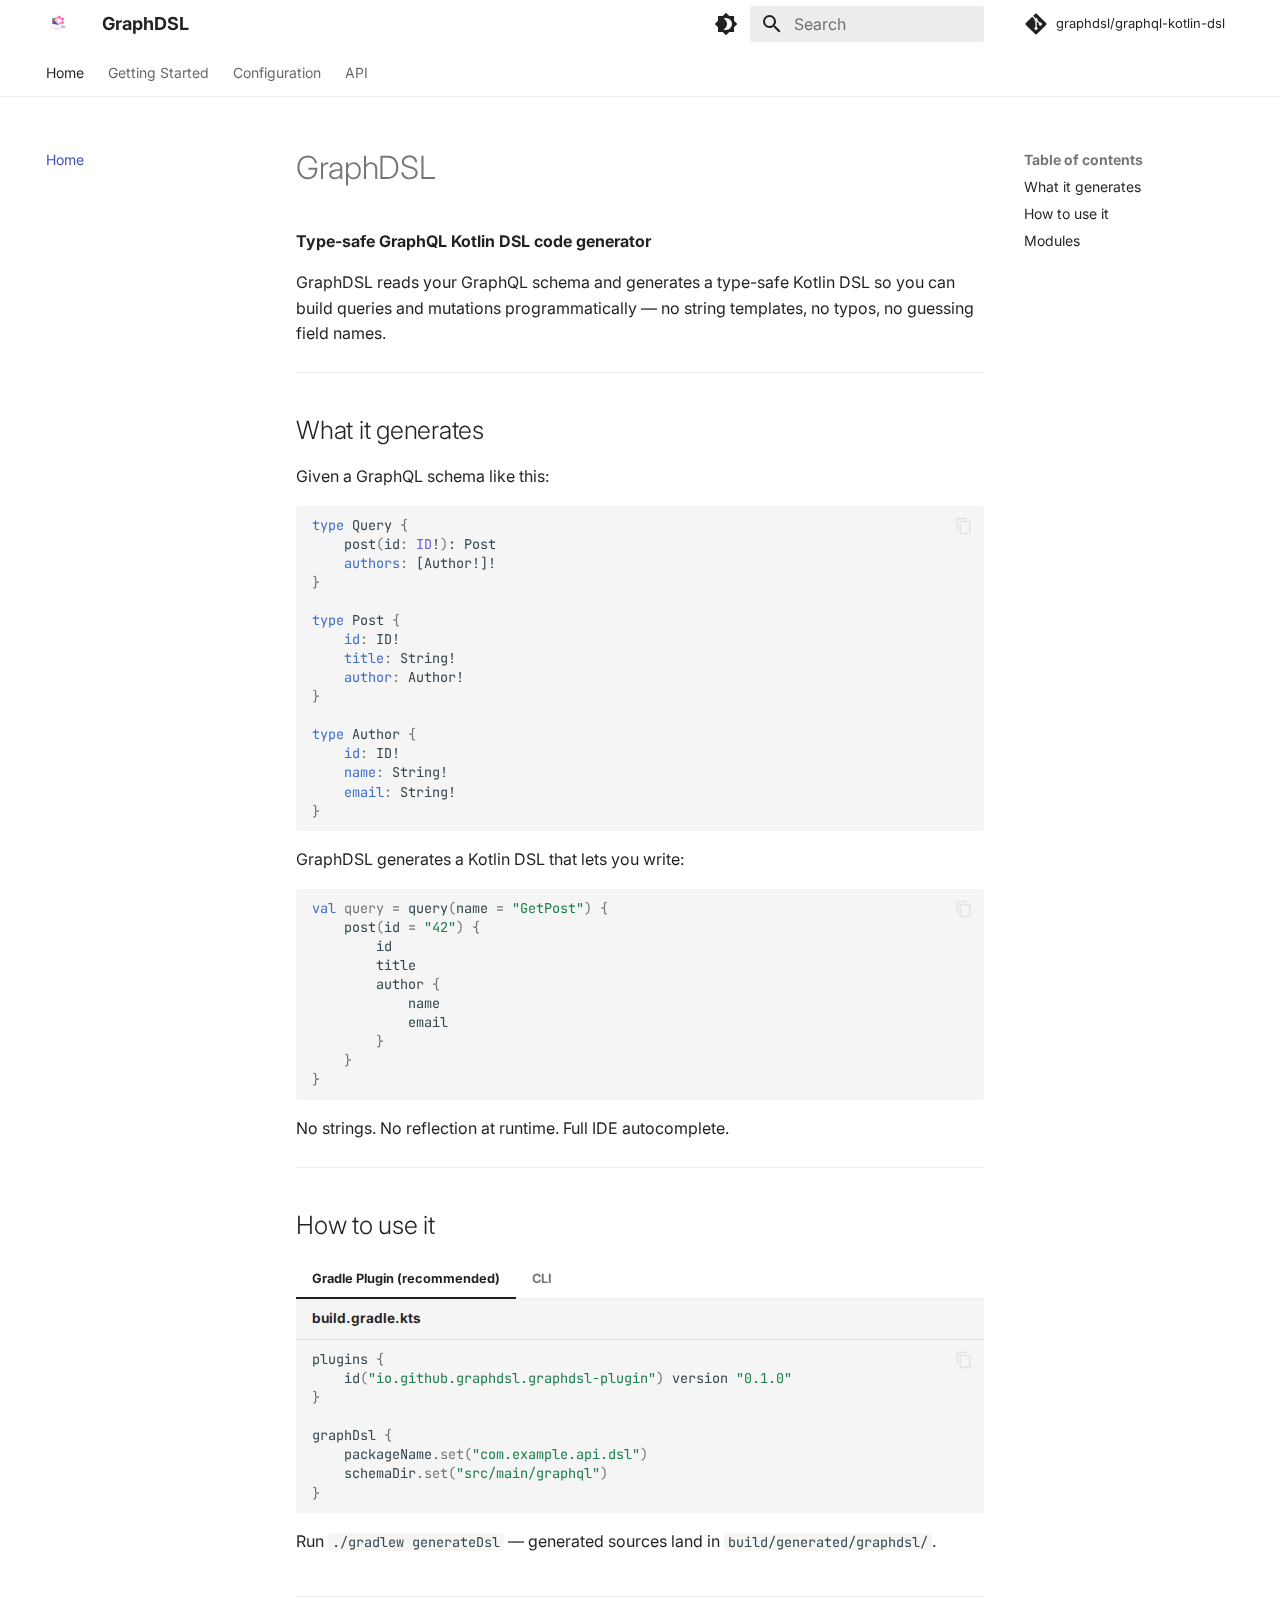
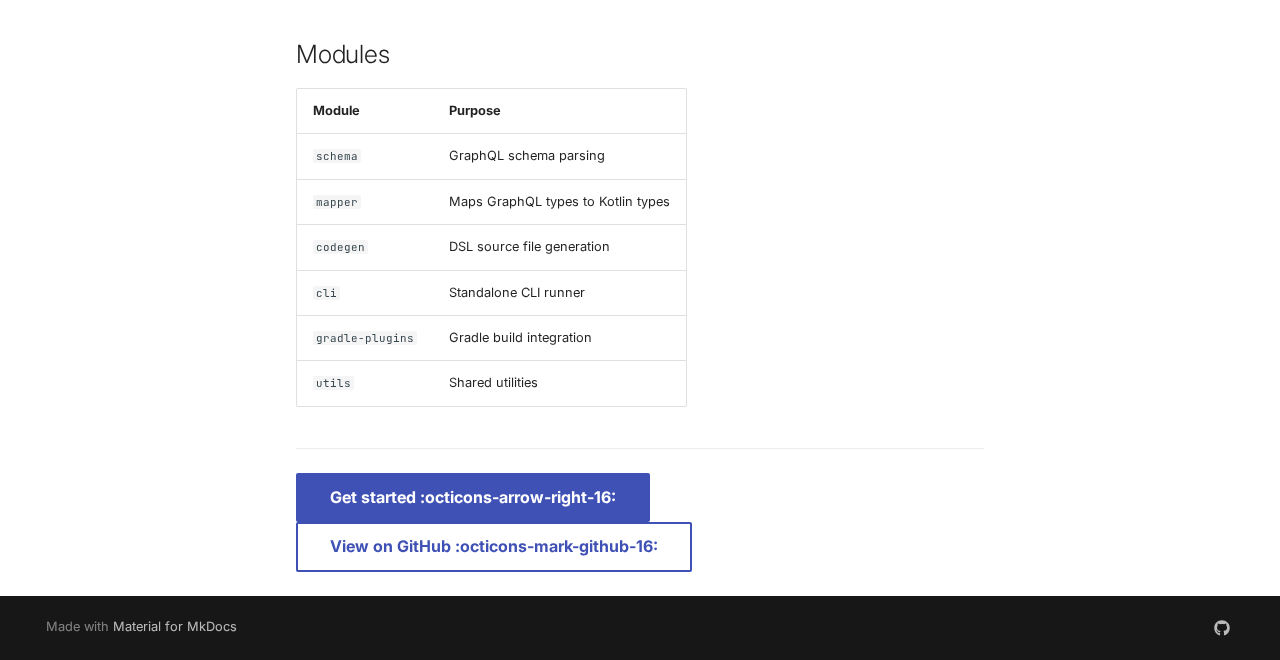
<file: index.html>
<!doctype html>
<html lang="en" class="no-js">
  <head>
    
      <meta charset="utf-8">
      <meta name="viewport" content="width=device-width,initial-scale=1">
      
        <meta name="description" content="Type-safe GraphQL Kotlin DSL code generator">
      
      
      
        <link rel="canonical" href="https://graphdsl.github.io/">
      
      
      
        <link rel="next" href="getting-started/">
      
      
        
      
      
      <link rel="icon" href="assets/logo.png">
      <meta name="generator" content="mkdocs-1.6.1, mkdocs-material-9.7.2">
    
    
      
        <title>GraphDSL</title>
      
    
    
      <link rel="stylesheet" href="assets/stylesheets/main.484c7ddc.min.css">
      
        
        <link rel="stylesheet" href="assets/stylesheets/palette.ab4e12ef.min.css">
      
      


    
    
      
    
    
      
        
        
        <link rel="preconnect" href="https://fonts.gstatic.com" crossorigin>
        <link rel="stylesheet" href="https://fonts.googleapis.com/css?family=Inter:300,300i,400,400i,700,700i%7CJetBrains+Mono:400,400i,700,700i&display=fallback">
        <style>:root{--md-text-font:"Inter";--md-code-font:"JetBrains Mono"}</style>
      
    
    
    <script>__md_scope=new URL(".",location),__md_hash=e=>[...e].reduce(((e,_)=>(e<<5)-e+_.charCodeAt(0)),0),__md_get=(e,_=localStorage,t=__md_scope)=>JSON.parse(_.getItem(t.pathname+"."+e)),__md_set=(e,_,t=localStorage,a=__md_scope)=>{try{t.setItem(a.pathname+"."+e,JSON.stringify(_))}catch(e){}}</script>
    
      

    
    
  </head>
  
  
    
    
      
    
    
    
    
    <body dir="ltr" data-md-color-scheme="default" data-md-color-primary="white" data-md-color-accent="black">
  
    
    <input class="md-toggle" data-md-toggle="drawer" type="checkbox" id="__drawer" autocomplete="off">
    <input class="md-toggle" data-md-toggle="search" type="checkbox" id="__search" autocomplete="off">
    <label class="md-overlay" for="__drawer"></label>
    <div data-md-component="skip">
      
        
        <a href="#graphdsl" class="md-skip">
          Skip to content
        </a>
      
    </div>
    <div data-md-component="announce">
      
    </div>
    
    
      

<header class="md-header" data-md-component="header">
  <nav class="md-header__inner md-grid" aria-label="Header">
    <a href="." title="GraphDSL" class="md-header__button md-logo" aria-label="GraphDSL" data-md-component="logo">
      
  <img src="assets/logo.png" alt="logo">

    </a>
    <label class="md-header__button md-icon" for="__drawer">
      
      <svg xmlns="http://www.w3.org/2000/svg" viewBox="0 0 24 24"><path d="M3 6h18v2H3zm0 5h18v2H3zm0 5h18v2H3z"/></svg>
    </label>
    <div class="md-header__title" data-md-component="header-title">
      <div class="md-header__ellipsis">
        <div class="md-header__topic">
          <span class="md-ellipsis">
            GraphDSL
          </span>
        </div>
        <div class="md-header__topic" data-md-component="header-topic">
          <span class="md-ellipsis">
            
              Home
            
          </span>
        </div>
      </div>
    </div>
    
      
        <form class="md-header__option" data-md-component="palette">
  
    
    
    
    <input class="md-option" data-md-color-media="" data-md-color-scheme="default" data-md-color-primary="white" data-md-color-accent="black"  aria-label="Switch to dark mode"  type="radio" name="__palette" id="__palette_0">
    
      <label class="md-header__button md-icon" title="Switch to dark mode" for="__palette_1" hidden>
        <svg xmlns="http://www.w3.org/2000/svg" viewBox="0 0 24 24"><path d="M12 18c-.89 0-1.74-.2-2.5-.55C11.56 16.5 13 14.42 13 12s-1.44-4.5-3.5-5.45C10.26 6.2 11.11 6 12 6a6 6 0 0 1 6 6 6 6 0 0 1-6 6m8-9.31V4h-4.69L12 .69 8.69 4H4v4.69L.69 12 4 15.31V20h4.69L12 23.31 15.31 20H20v-4.69L23.31 12z"/></svg>
      </label>
    
  
    
    
    
    <input class="md-option" data-md-color-media="" data-md-color-scheme="slate" data-md-color-primary="black" data-md-color-accent="white"  aria-label="Switch to light mode"  type="radio" name="__palette" id="__palette_1">
    
      <label class="md-header__button md-icon" title="Switch to light mode" for="__palette_0" hidden>
        <svg xmlns="http://www.w3.org/2000/svg" viewBox="0 0 24 24"><path d="M12 8a4 4 0 0 0-4 4 4 4 0 0 0 4 4 4 4 0 0 0 4-4 4 4 0 0 0-4-4m0 10a6 6 0 0 1-6-6 6 6 0 0 1 6-6 6 6 0 0 1 6 6 6 6 0 0 1-6 6m8-9.31V4h-4.69L12 .69 8.69 4H4v4.69L.69 12 4 15.31V20h4.69L12 23.31 15.31 20H20v-4.69L23.31 12z"/></svg>
      </label>
    
  
</form>
      
    
    
      <script>var palette=__md_get("__palette");if(palette&&palette.color){if("(prefers-color-scheme)"===palette.color.media){var media=matchMedia("(prefers-color-scheme: light)"),input=document.querySelector(media.matches?"[data-md-color-media='(prefers-color-scheme: light)']":"[data-md-color-media='(prefers-color-scheme: dark)']");palette.color.media=input.getAttribute("data-md-color-media"),palette.color.scheme=input.getAttribute("data-md-color-scheme"),palette.color.primary=input.getAttribute("data-md-color-primary"),palette.color.accent=input.getAttribute("data-md-color-accent")}for(var[key,value]of Object.entries(palette.color))document.body.setAttribute("data-md-color-"+key,value)}</script>
    
    
    
      
      
        <label class="md-header__button md-icon" for="__search">
          
          <svg xmlns="http://www.w3.org/2000/svg" viewBox="0 0 24 24"><path d="M9.5 3A6.5 6.5 0 0 1 16 9.5c0 1.61-.59 3.09-1.56 4.23l.27.27h.79l5 5-1.5 1.5-5-5v-.79l-.27-.27A6.52 6.52 0 0 1 9.5 16 6.5 6.5 0 0 1 3 9.5 6.5 6.5 0 0 1 9.5 3m0 2C7 5 5 7 5 9.5S7 14 9.5 14 14 12 14 9.5 12 5 9.5 5"/></svg>
        </label>
        <div class="md-search" data-md-component="search" role="dialog">
  <label class="md-search__overlay" for="__search"></label>
  <div class="md-search__inner" role="search">
    <form class="md-search__form" name="search">
      <input type="text" class="md-search__input" name="query" aria-label="Search" placeholder="Search" autocapitalize="off" autocorrect="off" autocomplete="off" spellcheck="false" data-md-component="search-query" required>
      <label class="md-search__icon md-icon" for="__search">
        
        <svg xmlns="http://www.w3.org/2000/svg" viewBox="0 0 24 24"><path d="M9.5 3A6.5 6.5 0 0 1 16 9.5c0 1.61-.59 3.09-1.56 4.23l.27.27h.79l5 5-1.5 1.5-5-5v-.79l-.27-.27A6.52 6.52 0 0 1 9.5 16 6.5 6.5 0 0 1 3 9.5 6.5 6.5 0 0 1 9.5 3m0 2C7 5 5 7 5 9.5S7 14 9.5 14 14 12 14 9.5 12 5 9.5 5"/></svg>
        
        <svg xmlns="http://www.w3.org/2000/svg" viewBox="0 0 24 24"><path d="M20 11v2H8l5.5 5.5-1.42 1.42L4.16 12l7.92-7.92L13.5 5.5 8 11z"/></svg>
      </label>
      <nav class="md-search__options" aria-label="Search">
        
        <button type="reset" class="md-search__icon md-icon" title="Clear" aria-label="Clear" tabindex="-1">
          
          <svg xmlns="http://www.w3.org/2000/svg" viewBox="0 0 24 24"><path d="M19 6.41 17.59 5 12 10.59 6.41 5 5 6.41 10.59 12 5 17.59 6.41 19 12 13.41 17.59 19 19 17.59 13.41 12z"/></svg>
        </button>
      </nav>
      
        <div class="md-search__suggest" data-md-component="search-suggest"></div>
      
    </form>
    <div class="md-search__output">
      <div class="md-search__scrollwrap" tabindex="0" data-md-scrollfix>
        <div class="md-search-result" data-md-component="search-result">
          <div class="md-search-result__meta">
            Initializing search
          </div>
          <ol class="md-search-result__list" role="presentation"></ol>
        </div>
      </div>
    </div>
  </div>
</div>
      
    
    
      <div class="md-header__source">
        <a href="https://github.com/graphdsl/graphql-kotlin-dsl" title="Go to repository" class="md-source" data-md-component="source">
  <div class="md-source__icon md-icon">
    
    <svg xmlns="http://www.w3.org/2000/svg" viewBox="0 0 448 512"><!--! Font Awesome Free 7.1.0 by @fontawesome - https://fontawesome.com License - https://fontawesome.com/license/free (Icons: CC BY 4.0, Fonts: SIL OFL 1.1, Code: MIT License) Copyright 2025 Fonticons, Inc.--><path d="M439.6 236.1 244 40.5c-5.4-5.5-12.8-8.5-20.4-8.5s-15 3-20.4 8.4L162.5 81l51.5 51.5c27.1-9.1 52.7 16.8 43.4 43.7l49.7 49.7c34.2-11.8 61.2 31 35.5 56.7-26.5 26.5-70.2-2.9-56-37.3L240.3 199v121.9c25.3 12.5 22.3 41.8 9.1 55-6.4 6.4-15.2 10.1-24.3 10.1s-17.8-3.6-24.3-10.1c-17.6-17.6-11.1-46.9 11.2-56v-123c-20.8-8.5-24.6-30.7-18.6-45L142.6 101 8.5 235.1C3 240.6 0 247.9 0 255.5s3 15 8.5 20.4l195.6 195.7c5.4 5.4 12.7 8.4 20.4 8.4s15-3 20.4-8.4l194.7-194.7c5.4-5.4 8.4-12.8 8.4-20.4s-3-15-8.4-20.4"/></svg>
  </div>
  <div class="md-source__repository">
    graphdsl/graphql-kotlin-dsl
  </div>
</a>
      </div>
    
  </nav>
  
</header>
    
    <div class="md-container" data-md-component="container">
      
      
        
          
            
<nav class="md-tabs" aria-label="Tabs" data-md-component="tabs">
  <div class="md-grid">
    <ul class="md-tabs__list">
      
        
  
  
  
    
  
  
    <li class="md-tabs__item md-tabs__item--active">
      <a href="." class="md-tabs__link">
        
  
  
    
  
  Home

      </a>
    </li>
  

      
        
  
  
  
  
    <li class="md-tabs__item">
      <a href="getting-started/" class="md-tabs__link">
        
  
  
    
  
  Getting Started

      </a>
    </li>
  

      
        
  
  
  
  
    <li class="md-tabs__item">
      <a href="configuration/" class="md-tabs__link">
        
  
  
    
  
  Configuration

      </a>
    </li>
  

      
        
  
  
  
  
    
    
      <li class="md-tabs__item">
        <a href="api/gradle-plugin/" class="md-tabs__link">
          
  
  
  API

        </a>
      </li>
    
  

      
    </ul>
  </div>
</nav>
          
        
      
      <main class="md-main" data-md-component="main">
        <div class="md-main__inner md-grid">
          
            
              
              <div class="md-sidebar md-sidebar--primary" data-md-component="sidebar" data-md-type="navigation" >
                <div class="md-sidebar__scrollwrap">
                  <div class="md-sidebar__inner">
                    


  


<nav class="md-nav md-nav--primary md-nav--lifted" aria-label="Navigation" data-md-level="0">
  <label class="md-nav__title" for="__drawer">
    <a href="." title="GraphDSL" class="md-nav__button md-logo" aria-label="GraphDSL" data-md-component="logo">
      
  <img src="assets/logo.png" alt="logo">

    </a>
    GraphDSL
  </label>
  
    <div class="md-nav__source">
      <a href="https://github.com/graphdsl/graphql-kotlin-dsl" title="Go to repository" class="md-source" data-md-component="source">
  <div class="md-source__icon md-icon">
    
    <svg xmlns="http://www.w3.org/2000/svg" viewBox="0 0 448 512"><!--! Font Awesome Free 7.1.0 by @fontawesome - https://fontawesome.com License - https://fontawesome.com/license/free (Icons: CC BY 4.0, Fonts: SIL OFL 1.1, Code: MIT License) Copyright 2025 Fonticons, Inc.--><path d="M439.6 236.1 244 40.5c-5.4-5.5-12.8-8.5-20.4-8.5s-15 3-20.4 8.4L162.5 81l51.5 51.5c27.1-9.1 52.7 16.8 43.4 43.7l49.7 49.7c34.2-11.8 61.2 31 35.5 56.7-26.5 26.5-70.2-2.9-56-37.3L240.3 199v121.9c25.3 12.5 22.3 41.8 9.1 55-6.4 6.4-15.2 10.1-24.3 10.1s-17.8-3.6-24.3-10.1c-17.6-17.6-11.1-46.9 11.2-56v-123c-20.8-8.5-24.6-30.7-18.6-45L142.6 101 8.5 235.1C3 240.6 0 247.9 0 255.5s3 15 8.5 20.4l195.6 195.7c5.4 5.4 12.7 8.4 20.4 8.4s15-3 20.4-8.4l194.7-194.7c5.4-5.4 8.4-12.8 8.4-20.4s-3-15-8.4-20.4"/></svg>
  </div>
  <div class="md-source__repository">
    graphdsl/graphql-kotlin-dsl
  </div>
</a>
    </div>
  
  <ul class="md-nav__list" data-md-scrollfix>
    
      
      
  
  
    
  
  
  
    <li class="md-nav__item md-nav__item--active">
      
      <input class="md-nav__toggle md-toggle" type="checkbox" id="__toc">
      
      
        
      
      
        <label class="md-nav__link md-nav__link--active" for="__toc">
          
  
  
  <span class="md-ellipsis">
    
  
    Home
  

    
  </span>
  
  

          <span class="md-nav__icon md-icon"></span>
        </label>
      
      <a href="." class="md-nav__link md-nav__link--active">
        
  
  
  <span class="md-ellipsis">
    
  
    Home
  

    
  </span>
  
  

      </a>
      
        

<nav class="md-nav md-nav--secondary" aria-label="Table of contents">
  
  
  
    
  
  
    <label class="md-nav__title" for="__toc">
      <span class="md-nav__icon md-icon"></span>
      Table of contents
    </label>
    <ul class="md-nav__list" data-md-component="toc" data-md-scrollfix>
      
        <li class="md-nav__item">
  <a href="#what-it-generates" class="md-nav__link">
    <span class="md-ellipsis">
      
        What it generates
      
    </span>
  </a>
  
</li>
      
        <li class="md-nav__item">
  <a href="#how-to-use-it" class="md-nav__link">
    <span class="md-ellipsis">
      
        How to use it
      
    </span>
  </a>
  
</li>
      
        <li class="md-nav__item">
  <a href="#modules" class="md-nav__link">
    <span class="md-ellipsis">
      
        Modules
      
    </span>
  </a>
  
</li>
      
    </ul>
  
</nav>
      
    </li>
  

    
      
      
  
  
  
  
    <li class="md-nav__item">
      <a href="getting-started/" class="md-nav__link">
        
  
  
  <span class="md-ellipsis">
    
  
    Getting Started
  

    
  </span>
  
  

      </a>
    </li>
  

    
      
      
  
  
  
  
    <li class="md-nav__item">
      <a href="configuration/" class="md-nav__link">
        
  
  
  <span class="md-ellipsis">
    
  
    Configuration
  

    
  </span>
  
  

      </a>
    </li>
  

    
      
      
  
  
  
  
    
    
    
    
      
      
        
      
    
    
    <li class="md-nav__item md-nav__item--nested">
      
        
        
        <input class="md-nav__toggle md-toggle " type="checkbox" id="__nav_4" >
        
          
          <label class="md-nav__link" for="__nav_4" id="__nav_4_label" tabindex="0">
            
  
  
  <span class="md-ellipsis">
    
  
    API
  

    
  </span>
  
  

            <span class="md-nav__icon md-icon"></span>
          </label>
        
        <nav class="md-nav" data-md-level="1" aria-labelledby="__nav_4_label" aria-expanded="false">
          <label class="md-nav__title" for="__nav_4">
            <span class="md-nav__icon md-icon"></span>
            
  
    API
  

          </label>
          <ul class="md-nav__list" data-md-scrollfix>
            
              
                
  
  
  
  
    <li class="md-nav__item">
      <a href="api/gradle-plugin/" class="md-nav__link">
        
  
  
  <span class="md-ellipsis">
    
  
    Gradle Plugin
  

    
  </span>
  
  

      </a>
    </li>
  

              
            
          </ul>
        </nav>
      
    </li>
  

    
  </ul>
</nav>
                  </div>
                </div>
              </div>
            
            
              
              <div class="md-sidebar md-sidebar--secondary" data-md-component="sidebar" data-md-type="toc" >
                <div class="md-sidebar__scrollwrap">
                  <div class="md-sidebar__inner">
                    

<nav class="md-nav md-nav--secondary" aria-label="Table of contents">
  
  
  
    
  
  
    <label class="md-nav__title" for="__toc">
      <span class="md-nav__icon md-icon"></span>
      Table of contents
    </label>
    <ul class="md-nav__list" data-md-component="toc" data-md-scrollfix>
      
        <li class="md-nav__item">
  <a href="#what-it-generates" class="md-nav__link">
    <span class="md-ellipsis">
      
        What it generates
      
    </span>
  </a>
  
</li>
      
        <li class="md-nav__item">
  <a href="#how-to-use-it" class="md-nav__link">
    <span class="md-ellipsis">
      
        How to use it
      
    </span>
  </a>
  
</li>
      
        <li class="md-nav__item">
  <a href="#modules" class="md-nav__link">
    <span class="md-ellipsis">
      
        Modules
      
    </span>
  </a>
  
</li>
      
    </ul>
  
</nav>
                  </div>
                </div>
              </div>
            
          
          
            <div class="md-content" data-md-component="content">
              
              <article class="md-content__inner md-typeset">
                
                  



<h1 id="graphdsl">GraphDSL</h1>
<p><strong>Type-safe GraphQL Kotlin DSL code generator</strong></p>
<p>GraphDSL reads your GraphQL schema and generates a type-safe Kotlin DSL so you can build queries and mutations programmatically — no string templates, no typos, no guessing field names.</p>
<hr />
<h2 id="what-it-generates">What it generates</h2>
<p>Given a GraphQL schema like this:</p>
<div class="language-graphql highlight"><pre><span></span><code><span id="__span-0-1"><a id="__codelineno-0-1" name="__codelineno-0-1" href="#__codelineno-0-1"></a><span class="k">type</span><span class="w"> </span><span class="err">Query</span><span class="w"> </span><span class="p">{</span>
</span><span id="__span-0-2"><a id="__codelineno-0-2" name="__codelineno-0-2" href="#__codelineno-0-2"></a><span class="w">    </span><span class="n">post</span><span class="p">(</span><span class="n">id</span><span class="p">:</span><span class="w"> </span><span class="no">ID</span><span class="err">!</span><span class="p">)</span><span class="err">:</span><span class="w"> </span><span class="n">Post</span>
</span><span id="__span-0-3"><a id="__codelineno-0-3" name="__codelineno-0-3" href="#__codelineno-0-3"></a><span class="w">    </span><span class="nl">authors</span><span class="p">:</span><span class="w"> </span><span class="err">[</span><span class="n">Author</span><span class="err">!]!</span>
</span><span id="__span-0-4"><a id="__codelineno-0-4" name="__codelineno-0-4" href="#__codelineno-0-4"></a><span class="p">}</span>
</span><span id="__span-0-5"><a id="__codelineno-0-5" name="__codelineno-0-5" href="#__codelineno-0-5"></a>
</span><span id="__span-0-6"><a id="__codelineno-0-6" name="__codelineno-0-6" href="#__codelineno-0-6"></a><span class="k">type</span><span class="w"> </span><span class="err">Post</span><span class="w"> </span><span class="p">{</span>
</span><span id="__span-0-7"><a id="__codelineno-0-7" name="__codelineno-0-7" href="#__codelineno-0-7"></a><span class="w">    </span><span class="nl">id</span><span class="p">:</span><span class="w"> </span><span class="n">ID</span><span class="err">!</span>
</span><span id="__span-0-8"><a id="__codelineno-0-8" name="__codelineno-0-8" href="#__codelineno-0-8"></a><span class="w">    </span><span class="nl">title</span><span class="p">:</span><span class="w"> </span><span class="n">String</span><span class="err">!</span>
</span><span id="__span-0-9"><a id="__codelineno-0-9" name="__codelineno-0-9" href="#__codelineno-0-9"></a><span class="w">    </span><span class="nl">author</span><span class="p">:</span><span class="w"> </span><span class="n">Author</span><span class="err">!</span>
</span><span id="__span-0-10"><a id="__codelineno-0-10" name="__codelineno-0-10" href="#__codelineno-0-10"></a><span class="p">}</span>
</span><span id="__span-0-11"><a id="__codelineno-0-11" name="__codelineno-0-11" href="#__codelineno-0-11"></a>
</span><span id="__span-0-12"><a id="__codelineno-0-12" name="__codelineno-0-12" href="#__codelineno-0-12"></a><span class="k">type</span><span class="w"> </span><span class="err">Author</span><span class="w"> </span><span class="p">{</span>
</span><span id="__span-0-13"><a id="__codelineno-0-13" name="__codelineno-0-13" href="#__codelineno-0-13"></a><span class="w">    </span><span class="nl">id</span><span class="p">:</span><span class="w"> </span><span class="n">ID</span><span class="err">!</span>
</span><span id="__span-0-14"><a id="__codelineno-0-14" name="__codelineno-0-14" href="#__codelineno-0-14"></a><span class="w">    </span><span class="nl">name</span><span class="p">:</span><span class="w"> </span><span class="n">String</span><span class="err">!</span>
</span><span id="__span-0-15"><a id="__codelineno-0-15" name="__codelineno-0-15" href="#__codelineno-0-15"></a><span class="w">    </span><span class="nl">email</span><span class="p">:</span><span class="w"> </span><span class="n">String</span><span class="err">!</span>
</span><span id="__span-0-16"><a id="__codelineno-0-16" name="__codelineno-0-16" href="#__codelineno-0-16"></a><span class="p">}</span>
</span></code></pre></div>
<p>GraphDSL generates a Kotlin DSL that lets you write:</p>
<div class="language-kotlin highlight"><pre><span></span><code><span id="__span-1-1"><a id="__codelineno-1-1" name="__codelineno-1-1" href="#__codelineno-1-1"></a><span class="kd">val</span><span class="w"> </span><span class="nv">query</span><span class="w"> </span><span class="o">=</span><span class="w"> </span><span class="n">query</span><span class="p">(</span><span class="n">name</span><span class="w"> </span><span class="o">=</span><span class="w"> </span><span class="s">&quot;GetPost&quot;</span><span class="p">)</span><span class="w"> </span><span class="p">{</span>
</span><span id="__span-1-2"><a id="__codelineno-1-2" name="__codelineno-1-2" href="#__codelineno-1-2"></a><span class="w">    </span><span class="n">post</span><span class="p">(</span><span class="n">id</span><span class="w"> </span><span class="o">=</span><span class="w"> </span><span class="s">&quot;42&quot;</span><span class="p">)</span><span class="w"> </span><span class="p">{</span>
</span><span id="__span-1-3"><a id="__codelineno-1-3" name="__codelineno-1-3" href="#__codelineno-1-3"></a><span class="w">        </span><span class="n">id</span>
</span><span id="__span-1-4"><a id="__codelineno-1-4" name="__codelineno-1-4" href="#__codelineno-1-4"></a><span class="w">        </span><span class="n">title</span>
</span><span id="__span-1-5"><a id="__codelineno-1-5" name="__codelineno-1-5" href="#__codelineno-1-5"></a><span class="w">        </span><span class="n">author</span><span class="w"> </span><span class="p">{</span>
</span><span id="__span-1-6"><a id="__codelineno-1-6" name="__codelineno-1-6" href="#__codelineno-1-6"></a><span class="w">            </span><span class="n">name</span>
</span><span id="__span-1-7"><a id="__codelineno-1-7" name="__codelineno-1-7" href="#__codelineno-1-7"></a><span class="w">            </span><span class="n">email</span>
</span><span id="__span-1-8"><a id="__codelineno-1-8" name="__codelineno-1-8" href="#__codelineno-1-8"></a><span class="w">        </span><span class="p">}</span>
</span><span id="__span-1-9"><a id="__codelineno-1-9" name="__codelineno-1-9" href="#__codelineno-1-9"></a><span class="w">    </span><span class="p">}</span>
</span><span id="__span-1-10"><a id="__codelineno-1-10" name="__codelineno-1-10" href="#__codelineno-1-10"></a><span class="p">}</span>
</span></code></pre></div>
<p>No strings. No reflection at runtime. Full IDE autocomplete.</p>
<hr />
<h2 id="how-to-use-it">How to use it</h2>
<div class="tabbed-set tabbed-alternate" data-tabs="1:2"><input checked="checked" id="__tabbed_1_1" name="__tabbed_1" type="radio" /><input id="__tabbed_1_2" name="__tabbed_1" type="radio" /><div class="tabbed-labels"><label for="__tabbed_1_1">Gradle Plugin (recommended)</label><label for="__tabbed_1_2">CLI</label></div>
<div class="tabbed-content">
<div class="tabbed-block">
<div class="language-kotlin highlight"><span class="filename">build.gradle.kts</span><pre><span></span><code><span id="__span-2-1"><a id="__codelineno-2-1" name="__codelineno-2-1" href="#__codelineno-2-1"></a><span class="n">plugins</span><span class="w"> </span><span class="p">{</span>
</span><span id="__span-2-2"><a id="__codelineno-2-2" name="__codelineno-2-2" href="#__codelineno-2-2"></a><span class="w">    </span><span class="n">id</span><span class="p">(</span><span class="s">&quot;io.github.graphdsl.graphdsl-plugin&quot;</span><span class="p">)</span><span class="w"> </span><span class="n">version</span><span class="w"> </span><span class="s">&quot;0.1.0&quot;</span>
</span><span id="__span-2-3"><a id="__codelineno-2-3" name="__codelineno-2-3" href="#__codelineno-2-3"></a><span class="p">}</span>
</span><span id="__span-2-4"><a id="__codelineno-2-4" name="__codelineno-2-4" href="#__codelineno-2-4"></a>
</span><span id="__span-2-5"><a id="__codelineno-2-5" name="__codelineno-2-5" href="#__codelineno-2-5"></a><span class="n">graphDsl</span><span class="w"> </span><span class="p">{</span>
</span><span id="__span-2-6"><a id="__codelineno-2-6" name="__codelineno-2-6" href="#__codelineno-2-6"></a><span class="w">    </span><span class="n">packageName</span><span class="p">.</span><span class="na">set</span><span class="p">(</span><span class="s">&quot;com.example.api.dsl&quot;</span><span class="p">)</span>
</span><span id="__span-2-7"><a id="__codelineno-2-7" name="__codelineno-2-7" href="#__codelineno-2-7"></a><span class="w">    </span><span class="n">schemaDir</span><span class="p">.</span><span class="na">set</span><span class="p">(</span><span class="s">&quot;src/main/graphql&quot;</span><span class="p">)</span>
</span><span id="__span-2-8"><a id="__codelineno-2-8" name="__codelineno-2-8" href="#__codelineno-2-8"></a><span class="p">}</span>
</span></code></pre></div>
<p>Run <code>./gradlew generateDsl</code> — generated sources land in <code>build/generated/graphdsl/</code>.</p>
</div>
<div class="tabbed-block">
<div class="language-bash highlight"><pre><span></span><code><span id="__span-3-1"><a id="__codelineno-3-1" name="__codelineno-3-1" href="#__codelineno-3-1"></a>java<span class="w"> </span>-jar<span class="w"> </span>graphdsl-cli.jar<span class="w"> </span><span class="se">\</span>
</span><span id="__span-3-2"><a id="__codelineno-3-2" name="__codelineno-3-2" href="#__codelineno-3-2"></a><span class="w">    </span>--schema_files<span class="w"> </span>schema.graphqls<span class="w"> </span><span class="se">\</span>
</span><span id="__span-3-3"><a id="__codelineno-3-3" name="__codelineno-3-3" href="#__codelineno-3-3"></a><span class="w">    </span>--generated_directory<span class="w"> </span>build/generated/graphdsl<span class="w"> </span><span class="se">\</span>
</span><span id="__span-3-4"><a id="__codelineno-3-4" name="__codelineno-3-4" href="#__codelineno-3-4"></a><span class="w">    </span>--pkg_for_generated_classes<span class="w"> </span>com.example.api.dsl
</span></code></pre></div>
</div>
</div>
</div>
<hr />
<h2 id="modules">Modules</h2>
<table>
<thead>
<tr>
<th>Module</th>
<th>Purpose</th>
</tr>
</thead>
<tbody>
<tr>
<td><code>schema</code></td>
<td>GraphQL schema parsing</td>
</tr>
<tr>
<td><code>mapper</code></td>
<td>Maps GraphQL types to Kotlin types</td>
</tr>
<tr>
<td><code>codegen</code></td>
<td>DSL source file generation</td>
</tr>
<tr>
<td><code>cli</code></td>
<td>Standalone CLI runner</td>
</tr>
<tr>
<td><code>gradle-plugins</code></td>
<td>Gradle build integration</td>
</tr>
<tr>
<td><code>utils</code></td>
<td>Shared utilities</td>
</tr>
</tbody>
</table>
<hr />
<p><a class="md-button md-button--primary" href="getting-started/">Get started :octicons-arrow-right-16:</a>
<a class="md-button" href="https://github.com/graphdsl/graphql-kotlin-dsl">View on GitHub :octicons-mark-github-16:</a></p>












                
              </article>
            </div>
          
          
  <script>var tabs=__md_get("__tabs");if(Array.isArray(tabs))e:for(var set of document.querySelectorAll(".tabbed-set")){var labels=set.querySelector(".tabbed-labels");for(var tab of tabs)for(var label of labels.getElementsByTagName("label"))if(label.innerText.trim()===tab){var input=document.getElementById(label.htmlFor);input.checked=!0;continue e}}</script>

<script>var target=document.getElementById(location.hash.slice(1));target&&target.name&&(target.checked=target.name.startsWith("__tabbed_"))</script>
        </div>
        
          <button type="button" class="md-top md-icon" data-md-component="top" hidden>
  
  <svg xmlns="http://www.w3.org/2000/svg" viewBox="0 0 24 24"><path d="M13 20h-2V8l-5.5 5.5-1.42-1.42L12 4.16l7.92 7.92-1.42 1.42L13 8z"/></svg>
  Back to top
</button>
        
      </main>
      
        <footer class="md-footer">
  
  <div class="md-footer-meta md-typeset">
    <div class="md-footer-meta__inner md-grid">
      <div class="md-copyright">
  
  
    Made with
    <a href="https://squidfunk.github.io/mkdocs-material/" target="_blank" rel="noopener">
      Material for MkDocs
    </a>
  
</div>
      
        
<div class="md-social">
  
    
    
    
    
      
      
    
    <a href="https://github.com/graphdsl" target="_blank" rel="noopener" title="github.com" class="md-social__link">
      <svg xmlns="http://www.w3.org/2000/svg" viewBox="0 0 512 512"><!--! Font Awesome Free 7.1.0 by @fontawesome - https://fontawesome.com License - https://fontawesome.com/license/free (Icons: CC BY 4.0, Fonts: SIL OFL 1.1, Code: MIT License) Copyright 2025 Fonticons, Inc.--><path d="M173.9 397.4c0 2-2.3 3.6-5.2 3.6-3.3.3-5.6-1.3-5.6-3.6 0-2 2.3-3.6 5.2-3.6 3-.3 5.6 1.3 5.6 3.6m-31.1-4.5c-.7 2 1.3 4.3 4.3 4.9 2.6 1 5.6 0 6.2-2s-1.3-4.3-4.3-5.2c-2.6-.7-5.5.3-6.2 2.3m44.2-1.7c-2.9.7-4.9 2.6-4.6 4.9.3 2 2.9 3.3 5.9 2.6 2.9-.7 4.9-2.6 4.6-4.6-.3-1.9-3-3.2-5.9-2.9M252.8 8C114.1 8 8 113.3 8 252c0 110.9 69.8 205.8 169.5 239.2 12.8 2.3 17.3-5.6 17.3-12.1 0-6.2-.3-40.4-.3-61.4 0 0-70 15-84.7-29.8 0 0-11.4-29.1-27.8-36.6 0 0-22.9-15.7 1.6-15.4 0 0 24.9 2 38.6 25.8 21.9 38.6 58.6 27.5 72.9 20.9 2.3-16 8.8-27.1 16-33.7-55.9-6.2-112.3-14.3-112.3-110.5 0-27.5 7.6-41.3 23.6-58.9-2.6-6.5-11.1-33.3 2.6-67.9 20.9-6.5 69 27 69 27 20-5.6 41.5-8.5 62.8-8.5s42.8 2.9 62.8 8.5c0 0 48.1-33.6 69-27 13.7 34.7 5.2 61.4 2.6 67.9 16 17.7 25.8 31.5 25.8 58.9 0 96.5-58.9 104.2-114.8 110.5 9.2 7.9 17 22.9 17 46.4 0 33.7-.3 75.4-.3 83.6 0 6.5 4.6 14.4 17.3 12.1C436.2 457.8 504 362.9 504 252 504 113.3 391.5 8 252.8 8M105.2 352.9c-1.3 1-1 3.3.7 5.2 1.6 1.6 3.9 2.3 5.2 1 1.3-1 1-3.3-.7-5.2-1.6-1.6-3.9-2.3-5.2-1m-10.8-8.1c-.7 1.3.3 2.9 2.3 3.9 1.6 1 3.6.7 4.3-.7.7-1.3-.3-2.9-2.3-3.9-2-.6-3.6-.3-4.3.7m32.4 35.6c-1.6 1.3-1 4.3 1.3 6.2 2.3 2.3 5.2 2.6 6.5 1 1.3-1.3.7-4.3-1.3-6.2-2.2-2.3-5.2-2.6-6.5-1m-11.4-14.7c-1.6 1-1.6 3.6 0 5.9s4.3 3.3 5.6 2.3c1.6-1.3 1.6-3.9 0-6.2-1.4-2.3-4-3.3-5.6-2"/></svg>
    </a>
  
</div>
      
    </div>
  </div>
</footer>
      
    </div>
    <div class="md-dialog" data-md-component="dialog">
      <div class="md-dialog__inner md-typeset"></div>
    </div>
    
    
    
      
      
      <script id="__config" type="application/json">{"annotate": null, "base": ".", "features": ["navigation.tabs", "navigation.sections", "navigation.top", "navigation.instant", "search.suggest", "search.highlight", "content.tabs.link", "content.code.copy", "content.code.annotate"], "search": "assets/javascripts/workers/search.2c215733.min.js", "tags": null, "translations": {"clipboard.copied": "Copied to clipboard", "clipboard.copy": "Copy to clipboard", "search.result.more.one": "1 more on this page", "search.result.more.other": "# more on this page", "search.result.none": "No matching documents", "search.result.one": "1 matching document", "search.result.other": "# matching documents", "search.result.placeholder": "Type to start searching", "search.result.term.missing": "Missing", "select.version": "Select version"}, "version": null}</script>
    
    
      <script src="assets/javascripts/bundle.79ae519e.min.js"></script>
      
    
  </body>
</html>
</file>
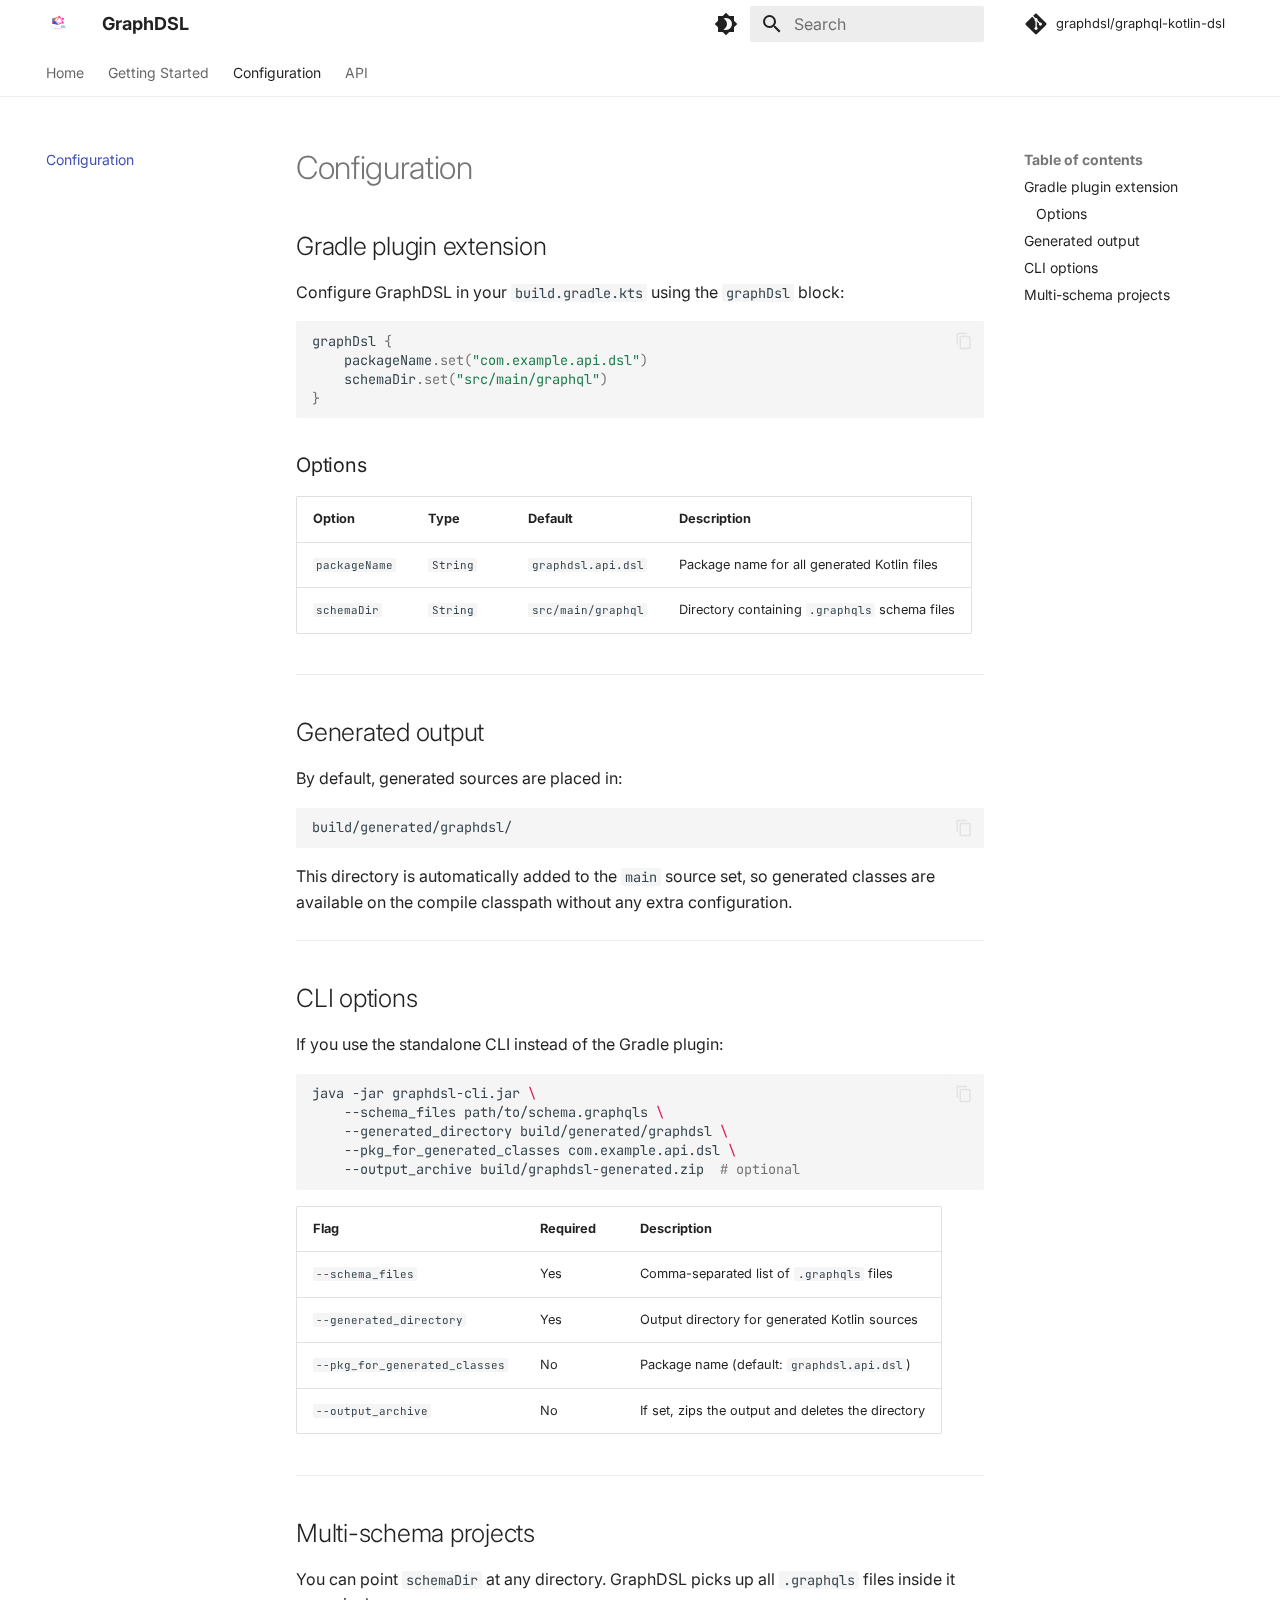
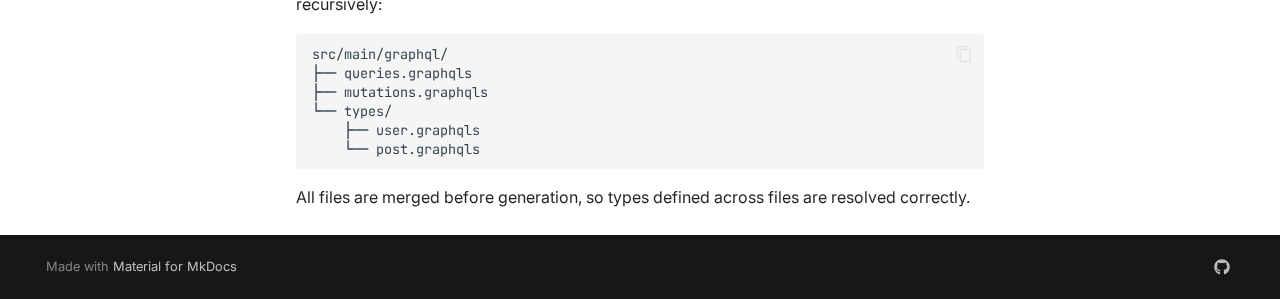
<file: configuration/index.html>
<!doctype html>
<html lang="en" class="no-js">
  <head>
    
      <meta charset="utf-8">
      <meta name="viewport" content="width=device-width,initial-scale=1">
      
        <meta name="description" content="Type-safe GraphQL Kotlin DSL code generator">
      
      
      
        <link rel="canonical" href="https://graphdsl.github.io/configuration/">
      
      
        <link rel="prev" href="../getting-started/">
      
      
        <link rel="next" href="../api/gradle-plugin/">
      
      
        
      
      
      <link rel="icon" href="../assets/logo.png">
      <meta name="generator" content="mkdocs-1.6.1, mkdocs-material-9.7.2">
    
    
      
        <title>Configuration - GraphDSL</title>
      
    
    
      <link rel="stylesheet" href="../assets/stylesheets/main.484c7ddc.min.css">
      
        
        <link rel="stylesheet" href="../assets/stylesheets/palette.ab4e12ef.min.css">
      
      


    
    
      
    
    
      
        
        
        <link rel="preconnect" href="https://fonts.gstatic.com" crossorigin>
        <link rel="stylesheet" href="https://fonts.googleapis.com/css?family=Inter:300,300i,400,400i,700,700i%7CJetBrains+Mono:400,400i,700,700i&display=fallback">
        <style>:root{--md-text-font:"Inter";--md-code-font:"JetBrains Mono"}</style>
      
    
    
    <script>__md_scope=new URL("..",location),__md_hash=e=>[...e].reduce(((e,_)=>(e<<5)-e+_.charCodeAt(0)),0),__md_get=(e,_=localStorage,t=__md_scope)=>JSON.parse(_.getItem(t.pathname+"."+e)),__md_set=(e,_,t=localStorage,a=__md_scope)=>{try{t.setItem(a.pathname+"."+e,JSON.stringify(_))}catch(e){}}</script>
    
      

    
    
  </head>
  
  
    
    
      
    
    
    
    
    <body dir="ltr" data-md-color-scheme="default" data-md-color-primary="white" data-md-color-accent="black">
  
    
    <input class="md-toggle" data-md-toggle="drawer" type="checkbox" id="__drawer" autocomplete="off">
    <input class="md-toggle" data-md-toggle="search" type="checkbox" id="__search" autocomplete="off">
    <label class="md-overlay" for="__drawer"></label>
    <div data-md-component="skip">
      
        
        <a href="#configuration" class="md-skip">
          Skip to content
        </a>
      
    </div>
    <div data-md-component="announce">
      
    </div>
    
    
      

<header class="md-header" data-md-component="header">
  <nav class="md-header__inner md-grid" aria-label="Header">
    <a href=".." title="GraphDSL" class="md-header__button md-logo" aria-label="GraphDSL" data-md-component="logo">
      
  <img src="../assets/logo.png" alt="logo">

    </a>
    <label class="md-header__button md-icon" for="__drawer">
      
      <svg xmlns="http://www.w3.org/2000/svg" viewBox="0 0 24 24"><path d="M3 6h18v2H3zm0 5h18v2H3zm0 5h18v2H3z"/></svg>
    </label>
    <div class="md-header__title" data-md-component="header-title">
      <div class="md-header__ellipsis">
        <div class="md-header__topic">
          <span class="md-ellipsis">
            GraphDSL
          </span>
        </div>
        <div class="md-header__topic" data-md-component="header-topic">
          <span class="md-ellipsis">
            
              Configuration
            
          </span>
        </div>
      </div>
    </div>
    
      
        <form class="md-header__option" data-md-component="palette">
  
    
    
    
    <input class="md-option" data-md-color-media="" data-md-color-scheme="default" data-md-color-primary="white" data-md-color-accent="black"  aria-label="Switch to dark mode"  type="radio" name="__palette" id="__palette_0">
    
      <label class="md-header__button md-icon" title="Switch to dark mode" for="__palette_1" hidden>
        <svg xmlns="http://www.w3.org/2000/svg" viewBox="0 0 24 24"><path d="M12 18c-.89 0-1.74-.2-2.5-.55C11.56 16.5 13 14.42 13 12s-1.44-4.5-3.5-5.45C10.26 6.2 11.11 6 12 6a6 6 0 0 1 6 6 6 6 0 0 1-6 6m8-9.31V4h-4.69L12 .69 8.69 4H4v4.69L.69 12 4 15.31V20h4.69L12 23.31 15.31 20H20v-4.69L23.31 12z"/></svg>
      </label>
    
  
    
    
    
    <input class="md-option" data-md-color-media="" data-md-color-scheme="slate" data-md-color-primary="black" data-md-color-accent="white"  aria-label="Switch to light mode"  type="radio" name="__palette" id="__palette_1">
    
      <label class="md-header__button md-icon" title="Switch to light mode" for="__palette_0" hidden>
        <svg xmlns="http://www.w3.org/2000/svg" viewBox="0 0 24 24"><path d="M12 8a4 4 0 0 0-4 4 4 4 0 0 0 4 4 4 4 0 0 0 4-4 4 4 0 0 0-4-4m0 10a6 6 0 0 1-6-6 6 6 0 0 1 6-6 6 6 0 0 1 6 6 6 6 0 0 1-6 6m8-9.31V4h-4.69L12 .69 8.69 4H4v4.69L.69 12 4 15.31V20h4.69L12 23.31 15.31 20H20v-4.69L23.31 12z"/></svg>
      </label>
    
  
</form>
      
    
    
      <script>var palette=__md_get("__palette");if(palette&&palette.color){if("(prefers-color-scheme)"===palette.color.media){var media=matchMedia("(prefers-color-scheme: light)"),input=document.querySelector(media.matches?"[data-md-color-media='(prefers-color-scheme: light)']":"[data-md-color-media='(prefers-color-scheme: dark)']");palette.color.media=input.getAttribute("data-md-color-media"),palette.color.scheme=input.getAttribute("data-md-color-scheme"),palette.color.primary=input.getAttribute("data-md-color-primary"),palette.color.accent=input.getAttribute("data-md-color-accent")}for(var[key,value]of Object.entries(palette.color))document.body.setAttribute("data-md-color-"+key,value)}</script>
    
    
    
      
      
        <label class="md-header__button md-icon" for="__search">
          
          <svg xmlns="http://www.w3.org/2000/svg" viewBox="0 0 24 24"><path d="M9.5 3A6.5 6.5 0 0 1 16 9.5c0 1.61-.59 3.09-1.56 4.23l.27.27h.79l5 5-1.5 1.5-5-5v-.79l-.27-.27A6.52 6.52 0 0 1 9.5 16 6.5 6.5 0 0 1 3 9.5 6.5 6.5 0 0 1 9.5 3m0 2C7 5 5 7 5 9.5S7 14 9.5 14 14 12 14 9.5 12 5 9.5 5"/></svg>
        </label>
        <div class="md-search" data-md-component="search" role="dialog">
  <label class="md-search__overlay" for="__search"></label>
  <div class="md-search__inner" role="search">
    <form class="md-search__form" name="search">
      <input type="text" class="md-search__input" name="query" aria-label="Search" placeholder="Search" autocapitalize="off" autocorrect="off" autocomplete="off" spellcheck="false" data-md-component="search-query" required>
      <label class="md-search__icon md-icon" for="__search">
        
        <svg xmlns="http://www.w3.org/2000/svg" viewBox="0 0 24 24"><path d="M9.5 3A6.5 6.5 0 0 1 16 9.5c0 1.61-.59 3.09-1.56 4.23l.27.27h.79l5 5-1.5 1.5-5-5v-.79l-.27-.27A6.52 6.52 0 0 1 9.5 16 6.5 6.5 0 0 1 3 9.5 6.5 6.5 0 0 1 9.5 3m0 2C7 5 5 7 5 9.5S7 14 9.5 14 14 12 14 9.5 12 5 9.5 5"/></svg>
        
        <svg xmlns="http://www.w3.org/2000/svg" viewBox="0 0 24 24"><path d="M20 11v2H8l5.5 5.5-1.42 1.42L4.16 12l7.92-7.92L13.5 5.5 8 11z"/></svg>
      </label>
      <nav class="md-search__options" aria-label="Search">
        
        <button type="reset" class="md-search__icon md-icon" title="Clear" aria-label="Clear" tabindex="-1">
          
          <svg xmlns="http://www.w3.org/2000/svg" viewBox="0 0 24 24"><path d="M19 6.41 17.59 5 12 10.59 6.41 5 5 6.41 10.59 12 5 17.59 6.41 19 12 13.41 17.59 19 19 17.59 13.41 12z"/></svg>
        </button>
      </nav>
      
        <div class="md-search__suggest" data-md-component="search-suggest"></div>
      
    </form>
    <div class="md-search__output">
      <div class="md-search__scrollwrap" tabindex="0" data-md-scrollfix>
        <div class="md-search-result" data-md-component="search-result">
          <div class="md-search-result__meta">
            Initializing search
          </div>
          <ol class="md-search-result__list" role="presentation"></ol>
        </div>
      </div>
    </div>
  </div>
</div>
      
    
    
      <div class="md-header__source">
        <a href="https://github.com/graphdsl/graphql-kotlin-dsl" title="Go to repository" class="md-source" data-md-component="source">
  <div class="md-source__icon md-icon">
    
    <svg xmlns="http://www.w3.org/2000/svg" viewBox="0 0 448 512"><!--! Font Awesome Free 7.1.0 by @fontawesome - https://fontawesome.com License - https://fontawesome.com/license/free (Icons: CC BY 4.0, Fonts: SIL OFL 1.1, Code: MIT License) Copyright 2025 Fonticons, Inc.--><path d="M439.6 236.1 244 40.5c-5.4-5.5-12.8-8.5-20.4-8.5s-15 3-20.4 8.4L162.5 81l51.5 51.5c27.1-9.1 52.7 16.8 43.4 43.7l49.7 49.7c34.2-11.8 61.2 31 35.5 56.7-26.5 26.5-70.2-2.9-56-37.3L240.3 199v121.9c25.3 12.5 22.3 41.8 9.1 55-6.4 6.4-15.2 10.1-24.3 10.1s-17.8-3.6-24.3-10.1c-17.6-17.6-11.1-46.9 11.2-56v-123c-20.8-8.5-24.6-30.7-18.6-45L142.6 101 8.5 235.1C3 240.6 0 247.9 0 255.5s3 15 8.5 20.4l195.6 195.7c5.4 5.4 12.7 8.4 20.4 8.4s15-3 20.4-8.4l194.7-194.7c5.4-5.4 8.4-12.8 8.4-20.4s-3-15-8.4-20.4"/></svg>
  </div>
  <div class="md-source__repository">
    graphdsl/graphql-kotlin-dsl
  </div>
</a>
      </div>
    
  </nav>
  
</header>
    
    <div class="md-container" data-md-component="container">
      
      
        
          
            
<nav class="md-tabs" aria-label="Tabs" data-md-component="tabs">
  <div class="md-grid">
    <ul class="md-tabs__list">
      
        
  
  
  
  
    <li class="md-tabs__item">
      <a href=".." class="md-tabs__link">
        
  
  
    
  
  Home

      </a>
    </li>
  

      
        
  
  
  
  
    <li class="md-tabs__item">
      <a href="../getting-started/" class="md-tabs__link">
        
  
  
    
  
  Getting Started

      </a>
    </li>
  

      
        
  
  
  
    
  
  
    <li class="md-tabs__item md-tabs__item--active">
      <a href="./" class="md-tabs__link">
        
  
  
    
  
  Configuration

      </a>
    </li>
  

      
        
  
  
  
  
    
    
      <li class="md-tabs__item">
        <a href="../api/gradle-plugin/" class="md-tabs__link">
          
  
  
  API

        </a>
      </li>
    
  

      
    </ul>
  </div>
</nav>
          
        
      
      <main class="md-main" data-md-component="main">
        <div class="md-main__inner md-grid">
          
            
              
              <div class="md-sidebar md-sidebar--primary" data-md-component="sidebar" data-md-type="navigation" >
                <div class="md-sidebar__scrollwrap">
                  <div class="md-sidebar__inner">
                    


  


<nav class="md-nav md-nav--primary md-nav--lifted" aria-label="Navigation" data-md-level="0">
  <label class="md-nav__title" for="__drawer">
    <a href=".." title="GraphDSL" class="md-nav__button md-logo" aria-label="GraphDSL" data-md-component="logo">
      
  <img src="../assets/logo.png" alt="logo">

    </a>
    GraphDSL
  </label>
  
    <div class="md-nav__source">
      <a href="https://github.com/graphdsl/graphql-kotlin-dsl" title="Go to repository" class="md-source" data-md-component="source">
  <div class="md-source__icon md-icon">
    
    <svg xmlns="http://www.w3.org/2000/svg" viewBox="0 0 448 512"><!--! Font Awesome Free 7.1.0 by @fontawesome - https://fontawesome.com License - https://fontawesome.com/license/free (Icons: CC BY 4.0, Fonts: SIL OFL 1.1, Code: MIT License) Copyright 2025 Fonticons, Inc.--><path d="M439.6 236.1 244 40.5c-5.4-5.5-12.8-8.5-20.4-8.5s-15 3-20.4 8.4L162.5 81l51.5 51.5c27.1-9.1 52.7 16.8 43.4 43.7l49.7 49.7c34.2-11.8 61.2 31 35.5 56.7-26.5 26.5-70.2-2.9-56-37.3L240.3 199v121.9c25.3 12.5 22.3 41.8 9.1 55-6.4 6.4-15.2 10.1-24.3 10.1s-17.8-3.6-24.3-10.1c-17.6-17.6-11.1-46.9 11.2-56v-123c-20.8-8.5-24.6-30.7-18.6-45L142.6 101 8.5 235.1C3 240.6 0 247.9 0 255.5s3 15 8.5 20.4l195.6 195.7c5.4 5.4 12.7 8.4 20.4 8.4s15-3 20.4-8.4l194.7-194.7c5.4-5.4 8.4-12.8 8.4-20.4s-3-15-8.4-20.4"/></svg>
  </div>
  <div class="md-source__repository">
    graphdsl/graphql-kotlin-dsl
  </div>
</a>
    </div>
  
  <ul class="md-nav__list" data-md-scrollfix>
    
      
      
  
  
  
  
    <li class="md-nav__item">
      <a href=".." class="md-nav__link">
        
  
  
  <span class="md-ellipsis">
    
  
    Home
  

    
  </span>
  
  

      </a>
    </li>
  

    
      
      
  
  
  
  
    <li class="md-nav__item">
      <a href="../getting-started/" class="md-nav__link">
        
  
  
  <span class="md-ellipsis">
    
  
    Getting Started
  

    
  </span>
  
  

      </a>
    </li>
  

    
      
      
  
  
    
  
  
  
    <li class="md-nav__item md-nav__item--active">
      
      <input class="md-nav__toggle md-toggle" type="checkbox" id="__toc">
      
      
        
      
      
        <label class="md-nav__link md-nav__link--active" for="__toc">
          
  
  
  <span class="md-ellipsis">
    
  
    Configuration
  

    
  </span>
  
  

          <span class="md-nav__icon md-icon"></span>
        </label>
      
      <a href="./" class="md-nav__link md-nav__link--active">
        
  
  
  <span class="md-ellipsis">
    
  
    Configuration
  

    
  </span>
  
  

      </a>
      
        

<nav class="md-nav md-nav--secondary" aria-label="Table of contents">
  
  
  
    
  
  
    <label class="md-nav__title" for="__toc">
      <span class="md-nav__icon md-icon"></span>
      Table of contents
    </label>
    <ul class="md-nav__list" data-md-component="toc" data-md-scrollfix>
      
        <li class="md-nav__item">
  <a href="#gradle-plugin-extension" class="md-nav__link">
    <span class="md-ellipsis">
      
        Gradle plugin extension
      
    </span>
  </a>
  
    <nav class="md-nav" aria-label="Gradle plugin extension">
      <ul class="md-nav__list">
        
          <li class="md-nav__item">
  <a href="#options" class="md-nav__link">
    <span class="md-ellipsis">
      
        Options
      
    </span>
  </a>
  
</li>
        
      </ul>
    </nav>
  
</li>
      
        <li class="md-nav__item">
  <a href="#generated-output" class="md-nav__link">
    <span class="md-ellipsis">
      
        Generated output
      
    </span>
  </a>
  
</li>
      
        <li class="md-nav__item">
  <a href="#cli-options" class="md-nav__link">
    <span class="md-ellipsis">
      
        CLI options
      
    </span>
  </a>
  
</li>
      
        <li class="md-nav__item">
  <a href="#multi-schema-projects" class="md-nav__link">
    <span class="md-ellipsis">
      
        Multi-schema projects
      
    </span>
  </a>
  
</li>
      
    </ul>
  
</nav>
      
    </li>
  

    
      
      
  
  
  
  
    
    
    
    
      
      
        
      
    
    
    <li class="md-nav__item md-nav__item--nested">
      
        
        
        <input class="md-nav__toggle md-toggle " type="checkbox" id="__nav_4" >
        
          
          <label class="md-nav__link" for="__nav_4" id="__nav_4_label" tabindex="0">
            
  
  
  <span class="md-ellipsis">
    
  
    API
  

    
  </span>
  
  

            <span class="md-nav__icon md-icon"></span>
          </label>
        
        <nav class="md-nav" data-md-level="1" aria-labelledby="__nav_4_label" aria-expanded="false">
          <label class="md-nav__title" for="__nav_4">
            <span class="md-nav__icon md-icon"></span>
            
  
    API
  

          </label>
          <ul class="md-nav__list" data-md-scrollfix>
            
              
                
  
  
  
  
    <li class="md-nav__item">
      <a href="../api/gradle-plugin/" class="md-nav__link">
        
  
  
  <span class="md-ellipsis">
    
  
    Gradle Plugin
  

    
  </span>
  
  

      </a>
    </li>
  

              
            
          </ul>
        </nav>
      
    </li>
  

    
  </ul>
</nav>
                  </div>
                </div>
              </div>
            
            
              
              <div class="md-sidebar md-sidebar--secondary" data-md-component="sidebar" data-md-type="toc" >
                <div class="md-sidebar__scrollwrap">
                  <div class="md-sidebar__inner">
                    

<nav class="md-nav md-nav--secondary" aria-label="Table of contents">
  
  
  
    
  
  
    <label class="md-nav__title" for="__toc">
      <span class="md-nav__icon md-icon"></span>
      Table of contents
    </label>
    <ul class="md-nav__list" data-md-component="toc" data-md-scrollfix>
      
        <li class="md-nav__item">
  <a href="#gradle-plugin-extension" class="md-nav__link">
    <span class="md-ellipsis">
      
        Gradle plugin extension
      
    </span>
  </a>
  
    <nav class="md-nav" aria-label="Gradle plugin extension">
      <ul class="md-nav__list">
        
          <li class="md-nav__item">
  <a href="#options" class="md-nav__link">
    <span class="md-ellipsis">
      
        Options
      
    </span>
  </a>
  
</li>
        
      </ul>
    </nav>
  
</li>
      
        <li class="md-nav__item">
  <a href="#generated-output" class="md-nav__link">
    <span class="md-ellipsis">
      
        Generated output
      
    </span>
  </a>
  
</li>
      
        <li class="md-nav__item">
  <a href="#cli-options" class="md-nav__link">
    <span class="md-ellipsis">
      
        CLI options
      
    </span>
  </a>
  
</li>
      
        <li class="md-nav__item">
  <a href="#multi-schema-projects" class="md-nav__link">
    <span class="md-ellipsis">
      
        Multi-schema projects
      
    </span>
  </a>
  
</li>
      
    </ul>
  
</nav>
                  </div>
                </div>
              </div>
            
          
          
            <div class="md-content" data-md-component="content">
              
              <article class="md-content__inner md-typeset">
                
                  



<h1 id="configuration">Configuration</h1>
<h2 id="gradle-plugin-extension">Gradle plugin extension</h2>
<p>Configure GraphDSL in your <code>build.gradle.kts</code> using the <code>graphDsl</code> block:</p>
<div class="language-kotlin highlight"><pre><span></span><code><span id="__span-0-1"><a id="__codelineno-0-1" name="__codelineno-0-1" href="#__codelineno-0-1"></a><span class="n">graphDsl</span><span class="w"> </span><span class="p">{</span>
</span><span id="__span-0-2"><a id="__codelineno-0-2" name="__codelineno-0-2" href="#__codelineno-0-2"></a><span class="w">    </span><span class="n">packageName</span><span class="p">.</span><span class="na">set</span><span class="p">(</span><span class="s">&quot;com.example.api.dsl&quot;</span><span class="p">)</span>
</span><span id="__span-0-3"><a id="__codelineno-0-3" name="__codelineno-0-3" href="#__codelineno-0-3"></a><span class="w">    </span><span class="n">schemaDir</span><span class="p">.</span><span class="na">set</span><span class="p">(</span><span class="s">&quot;src/main/graphql&quot;</span><span class="p">)</span>
</span><span id="__span-0-4"><a id="__codelineno-0-4" name="__codelineno-0-4" href="#__codelineno-0-4"></a><span class="p">}</span>
</span></code></pre></div>
<h3 id="options">Options</h3>
<table>
<thead>
<tr>
<th>Option</th>
<th>Type</th>
<th>Default</th>
<th>Description</th>
</tr>
</thead>
<tbody>
<tr>
<td><code>packageName</code></td>
<td><code>String</code></td>
<td><code>graphdsl.api.dsl</code></td>
<td>Package name for all generated Kotlin files</td>
</tr>
<tr>
<td><code>schemaDir</code></td>
<td><code>String</code></td>
<td><code>src/main/graphql</code></td>
<td>Directory containing <code>.graphqls</code> schema files</td>
</tr>
</tbody>
</table>
<hr />
<h2 id="generated-output">Generated output</h2>
<p>By default, generated sources are placed in:</p>
<div class="language-text highlight"><pre><span></span><code><span id="__span-1-1"><a id="__codelineno-1-1" name="__codelineno-1-1" href="#__codelineno-1-1"></a>build/generated/graphdsl/
</span></code></pre></div>
<p>This directory is automatically added to the <code>main</code> source set, so generated classes are available on the compile classpath without any extra configuration.</p>
<hr />
<h2 id="cli-options">CLI options</h2>
<p>If you use the standalone CLI instead of the Gradle plugin:</p>
<div class="language-bash highlight"><pre><span></span><code><span id="__span-2-1"><a id="__codelineno-2-1" name="__codelineno-2-1" href="#__codelineno-2-1"></a>java<span class="w"> </span>-jar<span class="w"> </span>graphdsl-cli.jar<span class="w"> </span><span class="se">\</span>
</span><span id="__span-2-2"><a id="__codelineno-2-2" name="__codelineno-2-2" href="#__codelineno-2-2"></a><span class="w">    </span>--schema_files<span class="w"> </span>path/to/schema.graphqls<span class="w"> </span><span class="se">\</span>
</span><span id="__span-2-3"><a id="__codelineno-2-3" name="__codelineno-2-3" href="#__codelineno-2-3"></a><span class="w">    </span>--generated_directory<span class="w"> </span>build/generated/graphdsl<span class="w"> </span><span class="se">\</span>
</span><span id="__span-2-4"><a id="__codelineno-2-4" name="__codelineno-2-4" href="#__codelineno-2-4"></a><span class="w">    </span>--pkg_for_generated_classes<span class="w"> </span>com.example.api.dsl<span class="w"> </span><span class="se">\</span>
</span><span id="__span-2-5"><a id="__codelineno-2-5" name="__codelineno-2-5" href="#__codelineno-2-5"></a><span class="w">    </span>--output_archive<span class="w"> </span>build/graphdsl-generated.zip<span class="w">  </span><span class="c1"># optional</span>
</span></code></pre></div>
<table>
<thead>
<tr>
<th>Flag</th>
<th>Required</th>
<th>Description</th>
</tr>
</thead>
<tbody>
<tr>
<td><code>--schema_files</code></td>
<td>Yes</td>
<td>Comma-separated list of <code>.graphqls</code> files</td>
</tr>
<tr>
<td><code>--generated_directory</code></td>
<td>Yes</td>
<td>Output directory for generated Kotlin sources</td>
</tr>
<tr>
<td><code>--pkg_for_generated_classes</code></td>
<td>No</td>
<td>Package name (default: <code>graphdsl.api.dsl</code>)</td>
</tr>
<tr>
<td><code>--output_archive</code></td>
<td>No</td>
<td>If set, zips the output and deletes the directory</td>
</tr>
</tbody>
</table>
<hr />
<h2 id="multi-schema-projects">Multi-schema projects</h2>
<p>You can point <code>schemaDir</code> at any directory. GraphDSL picks up all <code>.graphqls</code> files inside it recursively:</p>
<div class="language-text highlight"><pre><span></span><code><span id="__span-3-1"><a id="__codelineno-3-1" name="__codelineno-3-1" href="#__codelineno-3-1"></a>src/main/graphql/
</span><span id="__span-3-2"><a id="__codelineno-3-2" name="__codelineno-3-2" href="#__codelineno-3-2"></a>├── queries.graphqls
</span><span id="__span-3-3"><a id="__codelineno-3-3" name="__codelineno-3-3" href="#__codelineno-3-3"></a>├── mutations.graphqls
</span><span id="__span-3-4"><a id="__codelineno-3-4" name="__codelineno-3-4" href="#__codelineno-3-4"></a>└── types/
</span><span id="__span-3-5"><a id="__codelineno-3-5" name="__codelineno-3-5" href="#__codelineno-3-5"></a>    ├── user.graphqls
</span><span id="__span-3-6"><a id="__codelineno-3-6" name="__codelineno-3-6" href="#__codelineno-3-6"></a>    └── post.graphqls
</span></code></pre></div>
<p>All files are merged before generation, so types defined across files are resolved correctly.</p>












                
              </article>
            </div>
          
          
  <script>var tabs=__md_get("__tabs");if(Array.isArray(tabs))e:for(var set of document.querySelectorAll(".tabbed-set")){var labels=set.querySelector(".tabbed-labels");for(var tab of tabs)for(var label of labels.getElementsByTagName("label"))if(label.innerText.trim()===tab){var input=document.getElementById(label.htmlFor);input.checked=!0;continue e}}</script>

<script>var target=document.getElementById(location.hash.slice(1));target&&target.name&&(target.checked=target.name.startsWith("__tabbed_"))</script>
        </div>
        
          <button type="button" class="md-top md-icon" data-md-component="top" hidden>
  
  <svg xmlns="http://www.w3.org/2000/svg" viewBox="0 0 24 24"><path d="M13 20h-2V8l-5.5 5.5-1.42-1.42L12 4.16l7.92 7.92-1.42 1.42L13 8z"/></svg>
  Back to top
</button>
        
      </main>
      
        <footer class="md-footer">
  
  <div class="md-footer-meta md-typeset">
    <div class="md-footer-meta__inner md-grid">
      <div class="md-copyright">
  
  
    Made with
    <a href="https://squidfunk.github.io/mkdocs-material/" target="_blank" rel="noopener">
      Material for MkDocs
    </a>
  
</div>
      
        
<div class="md-social">
  
    
    
    
    
      
      
    
    <a href="https://github.com/graphdsl" target="_blank" rel="noopener" title="github.com" class="md-social__link">
      <svg xmlns="http://www.w3.org/2000/svg" viewBox="0 0 512 512"><!--! Font Awesome Free 7.1.0 by @fontawesome - https://fontawesome.com License - https://fontawesome.com/license/free (Icons: CC BY 4.0, Fonts: SIL OFL 1.1, Code: MIT License) Copyright 2025 Fonticons, Inc.--><path d="M173.9 397.4c0 2-2.3 3.6-5.2 3.6-3.3.3-5.6-1.3-5.6-3.6 0-2 2.3-3.6 5.2-3.6 3-.3 5.6 1.3 5.6 3.6m-31.1-4.5c-.7 2 1.3 4.3 4.3 4.9 2.6 1 5.6 0 6.2-2s-1.3-4.3-4.3-5.2c-2.6-.7-5.5.3-6.2 2.3m44.2-1.7c-2.9.7-4.9 2.6-4.6 4.9.3 2 2.9 3.3 5.9 2.6 2.9-.7 4.9-2.6 4.6-4.6-.3-1.9-3-3.2-5.9-2.9M252.8 8C114.1 8 8 113.3 8 252c0 110.9 69.8 205.8 169.5 239.2 12.8 2.3 17.3-5.6 17.3-12.1 0-6.2-.3-40.4-.3-61.4 0 0-70 15-84.7-29.8 0 0-11.4-29.1-27.8-36.6 0 0-22.9-15.7 1.6-15.4 0 0 24.9 2 38.6 25.8 21.9 38.6 58.6 27.5 72.9 20.9 2.3-16 8.8-27.1 16-33.7-55.9-6.2-112.3-14.3-112.3-110.5 0-27.5 7.6-41.3 23.6-58.9-2.6-6.5-11.1-33.3 2.6-67.9 20.9-6.5 69 27 69 27 20-5.6 41.5-8.5 62.8-8.5s42.8 2.9 62.8 8.5c0 0 48.1-33.6 69-27 13.7 34.7 5.2 61.4 2.6 67.9 16 17.7 25.8 31.5 25.8 58.9 0 96.5-58.9 104.2-114.8 110.5 9.2 7.9 17 22.9 17 46.4 0 33.7-.3 75.4-.3 83.6 0 6.5 4.6 14.4 17.3 12.1C436.2 457.8 504 362.9 504 252 504 113.3 391.5 8 252.8 8M105.2 352.9c-1.3 1-1 3.3.7 5.2 1.6 1.6 3.9 2.3 5.2 1 1.3-1 1-3.3-.7-5.2-1.6-1.6-3.9-2.3-5.2-1m-10.8-8.1c-.7 1.3.3 2.9 2.3 3.9 1.6 1 3.6.7 4.3-.7.7-1.3-.3-2.9-2.3-3.9-2-.6-3.6-.3-4.3.7m32.4 35.6c-1.6 1.3-1 4.3 1.3 6.2 2.3 2.3 5.2 2.6 6.5 1 1.3-1.3.7-4.3-1.3-6.2-2.2-2.3-5.2-2.6-6.5-1m-11.4-14.7c-1.6 1-1.6 3.6 0 5.9s4.3 3.3 5.6 2.3c1.6-1.3 1.6-3.9 0-6.2-1.4-2.3-4-3.3-5.6-2"/></svg>
    </a>
  
</div>
      
    </div>
  </div>
</footer>
      
    </div>
    <div class="md-dialog" data-md-component="dialog">
      <div class="md-dialog__inner md-typeset"></div>
    </div>
    
    
    
      
      
      <script id="__config" type="application/json">{"annotate": null, "base": "..", "features": ["navigation.tabs", "navigation.sections", "navigation.top", "navigation.instant", "search.suggest", "search.highlight", "content.tabs.link", "content.code.copy", "content.code.annotate"], "search": "../assets/javascripts/workers/search.2c215733.min.js", "tags": null, "translations": {"clipboard.copied": "Copied to clipboard", "clipboard.copy": "Copy to clipboard", "search.result.more.one": "1 more on this page", "search.result.more.other": "# more on this page", "search.result.none": "No matching documents", "search.result.one": "1 matching document", "search.result.other": "# matching documents", "search.result.placeholder": "Type to start searching", "search.result.term.missing": "Missing", "select.version": "Select version"}, "version": null}</script>
    
    
      <script src="../assets/javascripts/bundle.79ae519e.min.js"></script>
      
    
  </body>
</html>
</file>
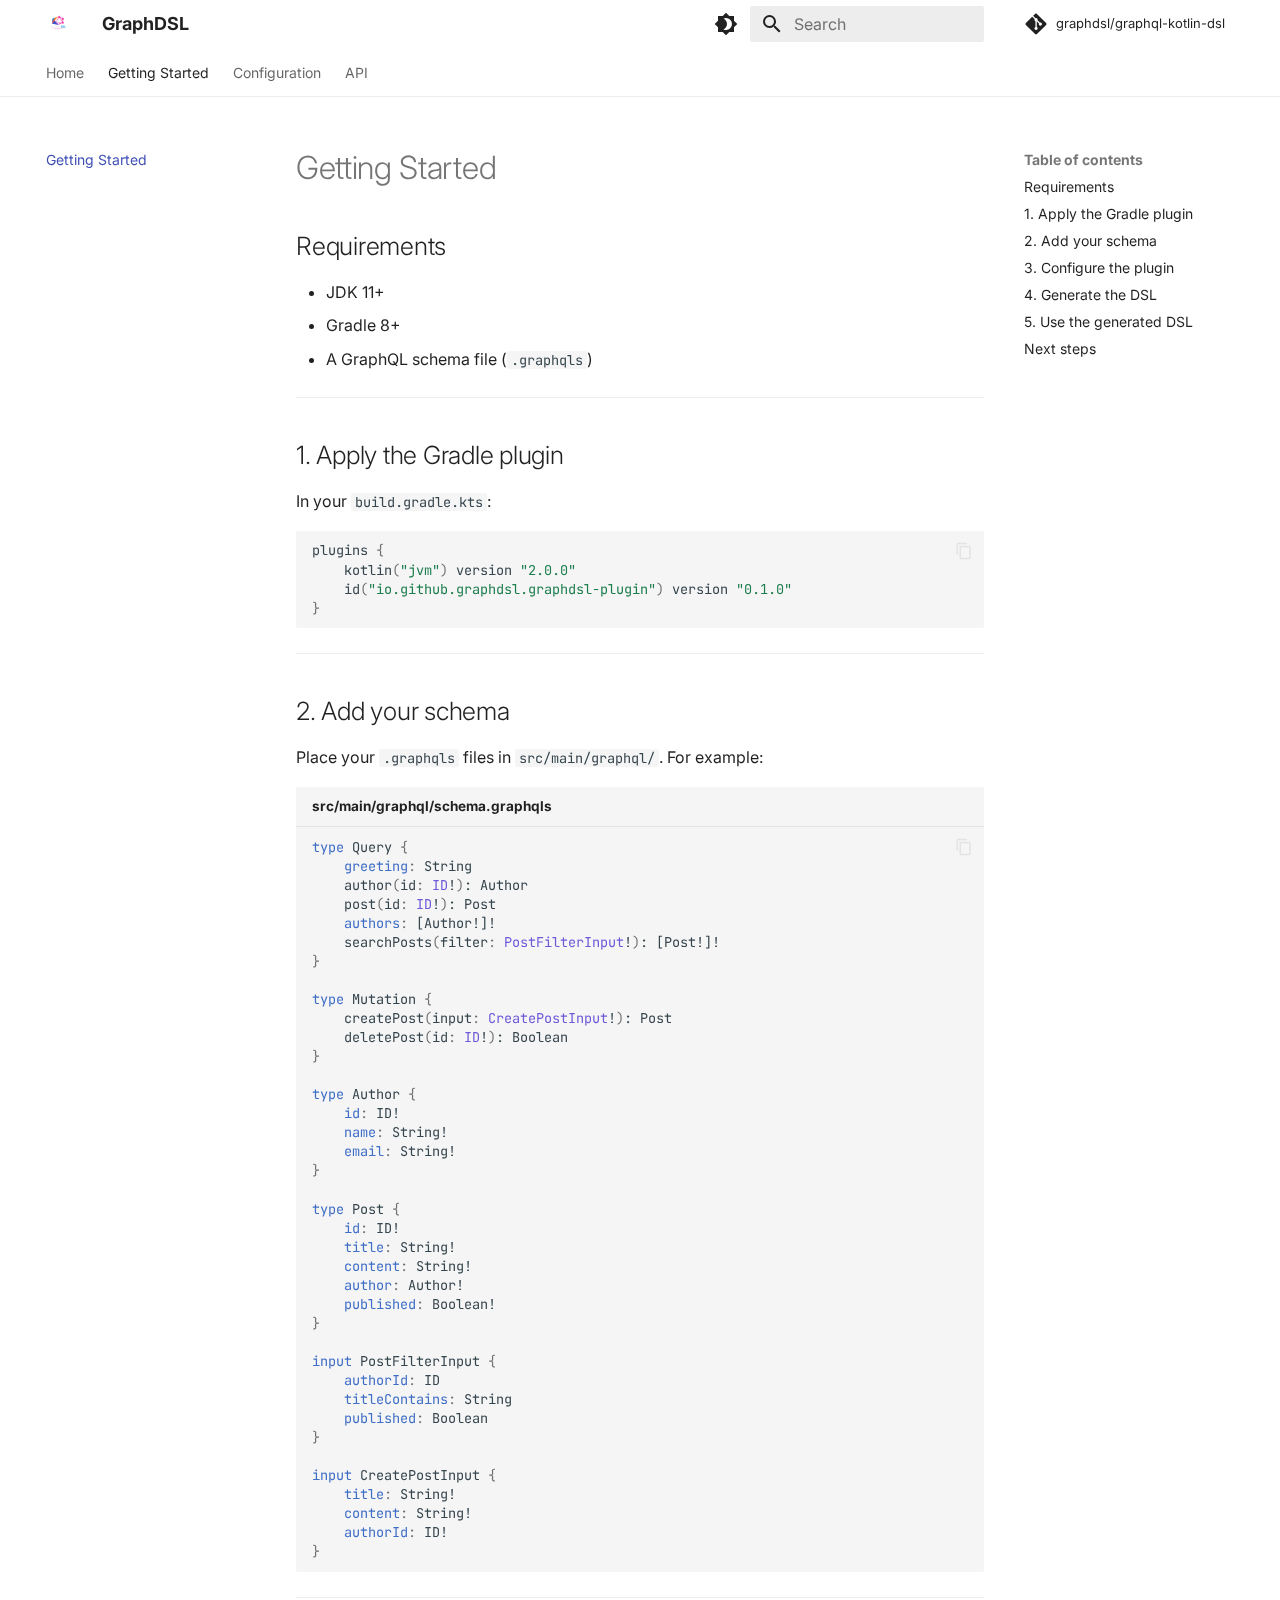
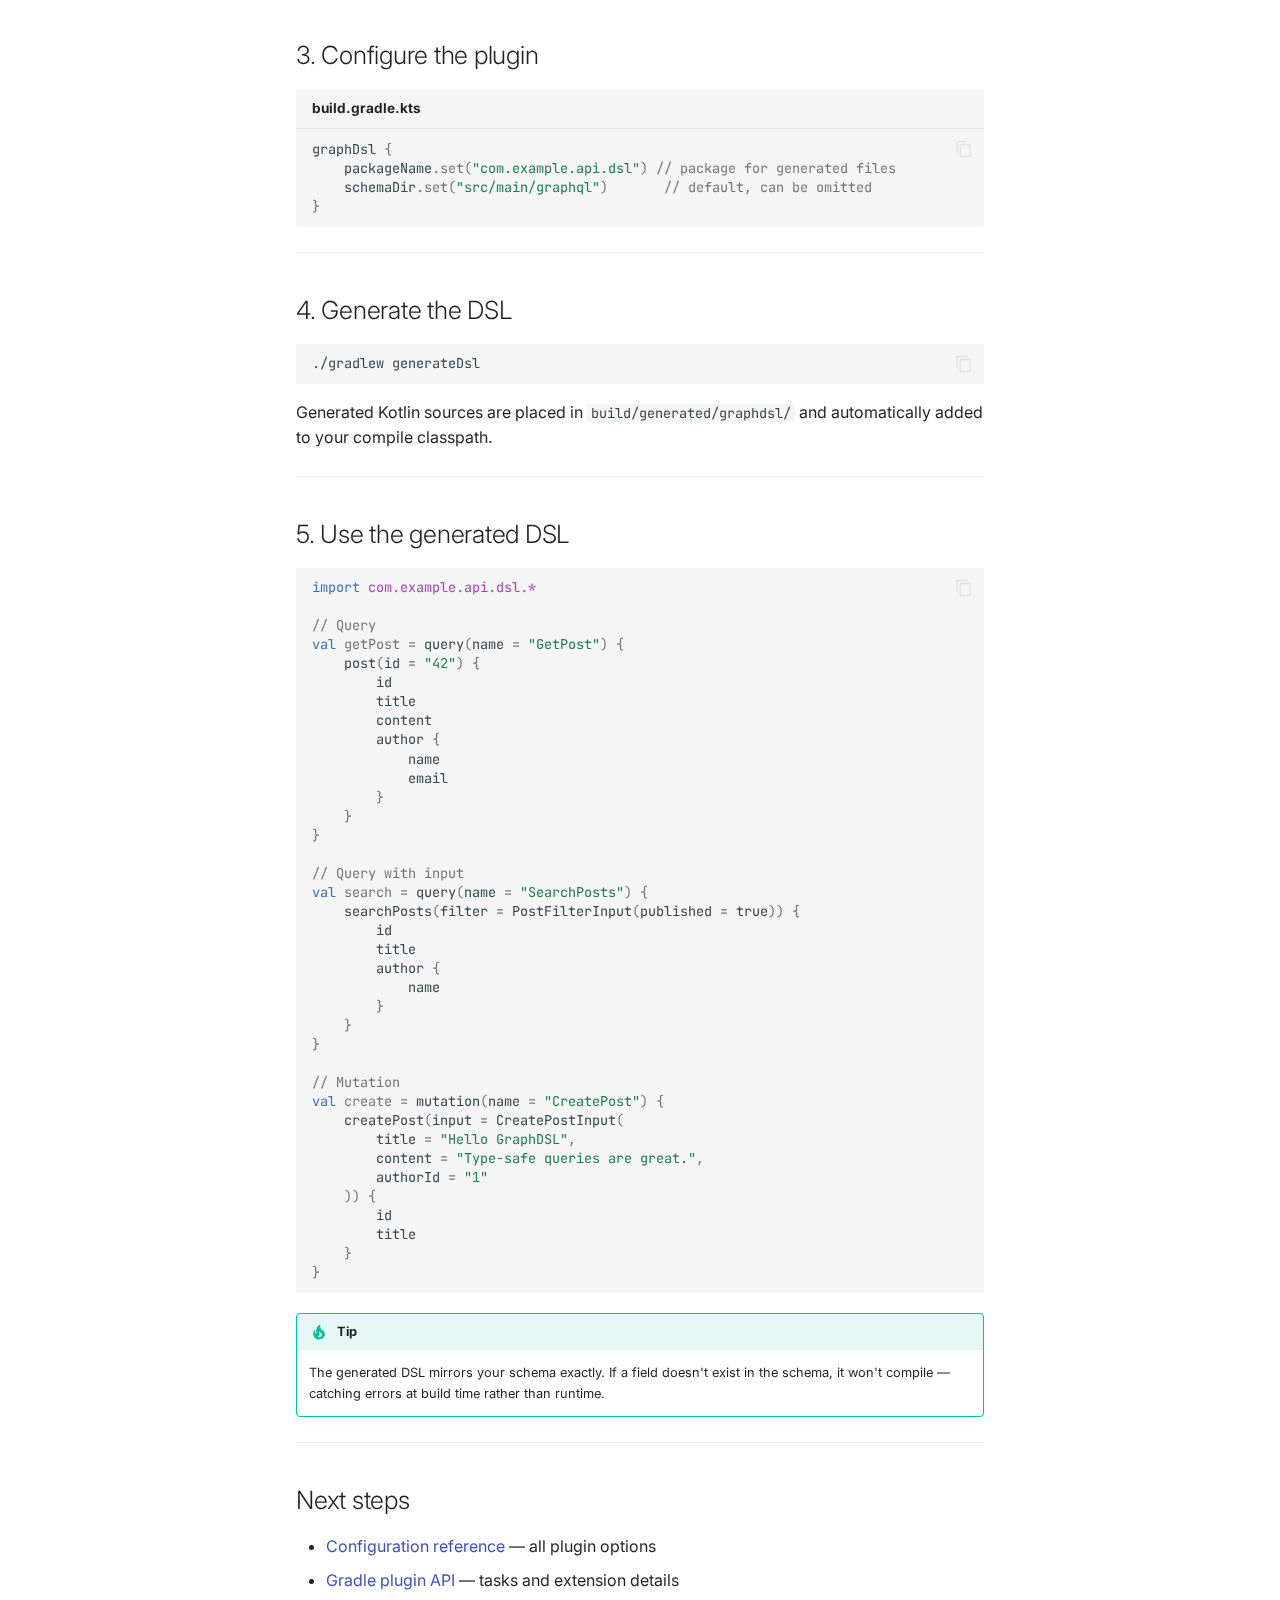
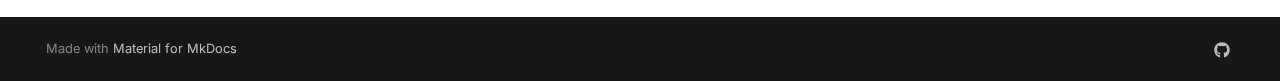
<file: getting-started/index.html>
<!doctype html>
<html lang="en" class="no-js">
  <head>
    
      <meta charset="utf-8">
      <meta name="viewport" content="width=device-width,initial-scale=1">
      
        <meta name="description" content="Type-safe GraphQL Kotlin DSL code generator">
      
      
      
        <link rel="canonical" href="https://graphdsl.github.io/getting-started/">
      
      
        <link rel="prev" href="..">
      
      
        <link rel="next" href="../configuration/">
      
      
        
      
      
      <link rel="icon" href="../assets/logo.png">
      <meta name="generator" content="mkdocs-1.6.1, mkdocs-material-9.7.2">
    
    
      
        <title>Getting Started - GraphDSL</title>
      
    
    
      <link rel="stylesheet" href="../assets/stylesheets/main.484c7ddc.min.css">
      
        
        <link rel="stylesheet" href="../assets/stylesheets/palette.ab4e12ef.min.css">
      
      


    
    
      
    
    
      
        
        
        <link rel="preconnect" href="https://fonts.gstatic.com" crossorigin>
        <link rel="stylesheet" href="https://fonts.googleapis.com/css?family=Inter:300,300i,400,400i,700,700i%7CJetBrains+Mono:400,400i,700,700i&display=fallback">
        <style>:root{--md-text-font:"Inter";--md-code-font:"JetBrains Mono"}</style>
      
    
    
    <script>__md_scope=new URL("..",location),__md_hash=e=>[...e].reduce(((e,_)=>(e<<5)-e+_.charCodeAt(0)),0),__md_get=(e,_=localStorage,t=__md_scope)=>JSON.parse(_.getItem(t.pathname+"."+e)),__md_set=(e,_,t=localStorage,a=__md_scope)=>{try{t.setItem(a.pathname+"."+e,JSON.stringify(_))}catch(e){}}</script>
    
      

    
    
  </head>
  
  
    
    
      
    
    
    
    
    <body dir="ltr" data-md-color-scheme="default" data-md-color-primary="white" data-md-color-accent="black">
  
    
    <input class="md-toggle" data-md-toggle="drawer" type="checkbox" id="__drawer" autocomplete="off">
    <input class="md-toggle" data-md-toggle="search" type="checkbox" id="__search" autocomplete="off">
    <label class="md-overlay" for="__drawer"></label>
    <div data-md-component="skip">
      
        
        <a href="#getting-started" class="md-skip">
          Skip to content
        </a>
      
    </div>
    <div data-md-component="announce">
      
    </div>
    
    
      

<header class="md-header" data-md-component="header">
  <nav class="md-header__inner md-grid" aria-label="Header">
    <a href=".." title="GraphDSL" class="md-header__button md-logo" aria-label="GraphDSL" data-md-component="logo">
      
  <img src="../assets/logo.png" alt="logo">

    </a>
    <label class="md-header__button md-icon" for="__drawer">
      
      <svg xmlns="http://www.w3.org/2000/svg" viewBox="0 0 24 24"><path d="M3 6h18v2H3zm0 5h18v2H3zm0 5h18v2H3z"/></svg>
    </label>
    <div class="md-header__title" data-md-component="header-title">
      <div class="md-header__ellipsis">
        <div class="md-header__topic">
          <span class="md-ellipsis">
            GraphDSL
          </span>
        </div>
        <div class="md-header__topic" data-md-component="header-topic">
          <span class="md-ellipsis">
            
              Getting Started
            
          </span>
        </div>
      </div>
    </div>
    
      
        <form class="md-header__option" data-md-component="palette">
  
    
    
    
    <input class="md-option" data-md-color-media="" data-md-color-scheme="default" data-md-color-primary="white" data-md-color-accent="black"  aria-label="Switch to dark mode"  type="radio" name="__palette" id="__palette_0">
    
      <label class="md-header__button md-icon" title="Switch to dark mode" for="__palette_1" hidden>
        <svg xmlns="http://www.w3.org/2000/svg" viewBox="0 0 24 24"><path d="M12 18c-.89 0-1.74-.2-2.5-.55C11.56 16.5 13 14.42 13 12s-1.44-4.5-3.5-5.45C10.26 6.2 11.11 6 12 6a6 6 0 0 1 6 6 6 6 0 0 1-6 6m8-9.31V4h-4.69L12 .69 8.69 4H4v4.69L.69 12 4 15.31V20h4.69L12 23.31 15.31 20H20v-4.69L23.31 12z"/></svg>
      </label>
    
  
    
    
    
    <input class="md-option" data-md-color-media="" data-md-color-scheme="slate" data-md-color-primary="black" data-md-color-accent="white"  aria-label="Switch to light mode"  type="radio" name="__palette" id="__palette_1">
    
      <label class="md-header__button md-icon" title="Switch to light mode" for="__palette_0" hidden>
        <svg xmlns="http://www.w3.org/2000/svg" viewBox="0 0 24 24"><path d="M12 8a4 4 0 0 0-4 4 4 4 0 0 0 4 4 4 4 0 0 0 4-4 4 4 0 0 0-4-4m0 10a6 6 0 0 1-6-6 6 6 0 0 1 6-6 6 6 0 0 1 6 6 6 6 0 0 1-6 6m8-9.31V4h-4.69L12 .69 8.69 4H4v4.69L.69 12 4 15.31V20h4.69L12 23.31 15.31 20H20v-4.69L23.31 12z"/></svg>
      </label>
    
  
</form>
      
    
    
      <script>var palette=__md_get("__palette");if(palette&&palette.color){if("(prefers-color-scheme)"===palette.color.media){var media=matchMedia("(prefers-color-scheme: light)"),input=document.querySelector(media.matches?"[data-md-color-media='(prefers-color-scheme: light)']":"[data-md-color-media='(prefers-color-scheme: dark)']");palette.color.media=input.getAttribute("data-md-color-media"),palette.color.scheme=input.getAttribute("data-md-color-scheme"),palette.color.primary=input.getAttribute("data-md-color-primary"),palette.color.accent=input.getAttribute("data-md-color-accent")}for(var[key,value]of Object.entries(palette.color))document.body.setAttribute("data-md-color-"+key,value)}</script>
    
    
    
      
      
        <label class="md-header__button md-icon" for="__search">
          
          <svg xmlns="http://www.w3.org/2000/svg" viewBox="0 0 24 24"><path d="M9.5 3A6.5 6.5 0 0 1 16 9.5c0 1.61-.59 3.09-1.56 4.23l.27.27h.79l5 5-1.5 1.5-5-5v-.79l-.27-.27A6.52 6.52 0 0 1 9.5 16 6.5 6.5 0 0 1 3 9.5 6.5 6.5 0 0 1 9.5 3m0 2C7 5 5 7 5 9.5S7 14 9.5 14 14 12 14 9.5 12 5 9.5 5"/></svg>
        </label>
        <div class="md-search" data-md-component="search" role="dialog">
  <label class="md-search__overlay" for="__search"></label>
  <div class="md-search__inner" role="search">
    <form class="md-search__form" name="search">
      <input type="text" class="md-search__input" name="query" aria-label="Search" placeholder="Search" autocapitalize="off" autocorrect="off" autocomplete="off" spellcheck="false" data-md-component="search-query" required>
      <label class="md-search__icon md-icon" for="__search">
        
        <svg xmlns="http://www.w3.org/2000/svg" viewBox="0 0 24 24"><path d="M9.5 3A6.5 6.5 0 0 1 16 9.5c0 1.61-.59 3.09-1.56 4.23l.27.27h.79l5 5-1.5 1.5-5-5v-.79l-.27-.27A6.52 6.52 0 0 1 9.5 16 6.5 6.5 0 0 1 3 9.5 6.5 6.5 0 0 1 9.5 3m0 2C7 5 5 7 5 9.5S7 14 9.5 14 14 12 14 9.5 12 5 9.5 5"/></svg>
        
        <svg xmlns="http://www.w3.org/2000/svg" viewBox="0 0 24 24"><path d="M20 11v2H8l5.5 5.5-1.42 1.42L4.16 12l7.92-7.92L13.5 5.5 8 11z"/></svg>
      </label>
      <nav class="md-search__options" aria-label="Search">
        
        <button type="reset" class="md-search__icon md-icon" title="Clear" aria-label="Clear" tabindex="-1">
          
          <svg xmlns="http://www.w3.org/2000/svg" viewBox="0 0 24 24"><path d="M19 6.41 17.59 5 12 10.59 6.41 5 5 6.41 10.59 12 5 17.59 6.41 19 12 13.41 17.59 19 19 17.59 13.41 12z"/></svg>
        </button>
      </nav>
      
        <div class="md-search__suggest" data-md-component="search-suggest"></div>
      
    </form>
    <div class="md-search__output">
      <div class="md-search__scrollwrap" tabindex="0" data-md-scrollfix>
        <div class="md-search-result" data-md-component="search-result">
          <div class="md-search-result__meta">
            Initializing search
          </div>
          <ol class="md-search-result__list" role="presentation"></ol>
        </div>
      </div>
    </div>
  </div>
</div>
      
    
    
      <div class="md-header__source">
        <a href="https://github.com/graphdsl/graphql-kotlin-dsl" title="Go to repository" class="md-source" data-md-component="source">
  <div class="md-source__icon md-icon">
    
    <svg xmlns="http://www.w3.org/2000/svg" viewBox="0 0 448 512"><!--! Font Awesome Free 7.1.0 by @fontawesome - https://fontawesome.com License - https://fontawesome.com/license/free (Icons: CC BY 4.0, Fonts: SIL OFL 1.1, Code: MIT License) Copyright 2025 Fonticons, Inc.--><path d="M439.6 236.1 244 40.5c-5.4-5.5-12.8-8.5-20.4-8.5s-15 3-20.4 8.4L162.5 81l51.5 51.5c27.1-9.1 52.7 16.8 43.4 43.7l49.7 49.7c34.2-11.8 61.2 31 35.5 56.7-26.5 26.5-70.2-2.9-56-37.3L240.3 199v121.9c25.3 12.5 22.3 41.8 9.1 55-6.4 6.4-15.2 10.1-24.3 10.1s-17.8-3.6-24.3-10.1c-17.6-17.6-11.1-46.9 11.2-56v-123c-20.8-8.5-24.6-30.7-18.6-45L142.6 101 8.5 235.1C3 240.6 0 247.9 0 255.5s3 15 8.5 20.4l195.6 195.7c5.4 5.4 12.7 8.4 20.4 8.4s15-3 20.4-8.4l194.7-194.7c5.4-5.4 8.4-12.8 8.4-20.4s-3-15-8.4-20.4"/></svg>
  </div>
  <div class="md-source__repository">
    graphdsl/graphql-kotlin-dsl
  </div>
</a>
      </div>
    
  </nav>
  
</header>
    
    <div class="md-container" data-md-component="container">
      
      
        
          
            
<nav class="md-tabs" aria-label="Tabs" data-md-component="tabs">
  <div class="md-grid">
    <ul class="md-tabs__list">
      
        
  
  
  
  
    <li class="md-tabs__item">
      <a href=".." class="md-tabs__link">
        
  
  
    
  
  Home

      </a>
    </li>
  

      
        
  
  
  
    
  
  
    <li class="md-tabs__item md-tabs__item--active">
      <a href="./" class="md-tabs__link">
        
  
  
    
  
  Getting Started

      </a>
    </li>
  

      
        
  
  
  
  
    <li class="md-tabs__item">
      <a href="../configuration/" class="md-tabs__link">
        
  
  
    
  
  Configuration

      </a>
    </li>
  

      
        
  
  
  
  
    
    
      <li class="md-tabs__item">
        <a href="../api/gradle-plugin/" class="md-tabs__link">
          
  
  
  API

        </a>
      </li>
    
  

      
    </ul>
  </div>
</nav>
          
        
      
      <main class="md-main" data-md-component="main">
        <div class="md-main__inner md-grid">
          
            
              
              <div class="md-sidebar md-sidebar--primary" data-md-component="sidebar" data-md-type="navigation" >
                <div class="md-sidebar__scrollwrap">
                  <div class="md-sidebar__inner">
                    


  


<nav class="md-nav md-nav--primary md-nav--lifted" aria-label="Navigation" data-md-level="0">
  <label class="md-nav__title" for="__drawer">
    <a href=".." title="GraphDSL" class="md-nav__button md-logo" aria-label="GraphDSL" data-md-component="logo">
      
  <img src="../assets/logo.png" alt="logo">

    </a>
    GraphDSL
  </label>
  
    <div class="md-nav__source">
      <a href="https://github.com/graphdsl/graphql-kotlin-dsl" title="Go to repository" class="md-source" data-md-component="source">
  <div class="md-source__icon md-icon">
    
    <svg xmlns="http://www.w3.org/2000/svg" viewBox="0 0 448 512"><!--! Font Awesome Free 7.1.0 by @fontawesome - https://fontawesome.com License - https://fontawesome.com/license/free (Icons: CC BY 4.0, Fonts: SIL OFL 1.1, Code: MIT License) Copyright 2025 Fonticons, Inc.--><path d="M439.6 236.1 244 40.5c-5.4-5.5-12.8-8.5-20.4-8.5s-15 3-20.4 8.4L162.5 81l51.5 51.5c27.1-9.1 52.7 16.8 43.4 43.7l49.7 49.7c34.2-11.8 61.2 31 35.5 56.7-26.5 26.5-70.2-2.9-56-37.3L240.3 199v121.9c25.3 12.5 22.3 41.8 9.1 55-6.4 6.4-15.2 10.1-24.3 10.1s-17.8-3.6-24.3-10.1c-17.6-17.6-11.1-46.9 11.2-56v-123c-20.8-8.5-24.6-30.7-18.6-45L142.6 101 8.5 235.1C3 240.6 0 247.9 0 255.5s3 15 8.5 20.4l195.6 195.7c5.4 5.4 12.7 8.4 20.4 8.4s15-3 20.4-8.4l194.7-194.7c5.4-5.4 8.4-12.8 8.4-20.4s-3-15-8.4-20.4"/></svg>
  </div>
  <div class="md-source__repository">
    graphdsl/graphql-kotlin-dsl
  </div>
</a>
    </div>
  
  <ul class="md-nav__list" data-md-scrollfix>
    
      
      
  
  
  
  
    <li class="md-nav__item">
      <a href=".." class="md-nav__link">
        
  
  
  <span class="md-ellipsis">
    
  
    Home
  

    
  </span>
  
  

      </a>
    </li>
  

    
      
      
  
  
    
  
  
  
    <li class="md-nav__item md-nav__item--active">
      
      <input class="md-nav__toggle md-toggle" type="checkbox" id="__toc">
      
      
        
      
      
        <label class="md-nav__link md-nav__link--active" for="__toc">
          
  
  
  <span class="md-ellipsis">
    
  
    Getting Started
  

    
  </span>
  
  

          <span class="md-nav__icon md-icon"></span>
        </label>
      
      <a href="./" class="md-nav__link md-nav__link--active">
        
  
  
  <span class="md-ellipsis">
    
  
    Getting Started
  

    
  </span>
  
  

      </a>
      
        

<nav class="md-nav md-nav--secondary" aria-label="Table of contents">
  
  
  
    
  
  
    <label class="md-nav__title" for="__toc">
      <span class="md-nav__icon md-icon"></span>
      Table of contents
    </label>
    <ul class="md-nav__list" data-md-component="toc" data-md-scrollfix>
      
        <li class="md-nav__item">
  <a href="#requirements" class="md-nav__link">
    <span class="md-ellipsis">
      
        Requirements
      
    </span>
  </a>
  
</li>
      
        <li class="md-nav__item">
  <a href="#1-apply-the-gradle-plugin" class="md-nav__link">
    <span class="md-ellipsis">
      
        1. Apply the Gradle plugin
      
    </span>
  </a>
  
</li>
      
        <li class="md-nav__item">
  <a href="#2-add-your-schema" class="md-nav__link">
    <span class="md-ellipsis">
      
        2. Add your schema
      
    </span>
  </a>
  
</li>
      
        <li class="md-nav__item">
  <a href="#3-configure-the-plugin" class="md-nav__link">
    <span class="md-ellipsis">
      
        3. Configure the plugin
      
    </span>
  </a>
  
</li>
      
        <li class="md-nav__item">
  <a href="#4-generate-the-dsl" class="md-nav__link">
    <span class="md-ellipsis">
      
        4. Generate the DSL
      
    </span>
  </a>
  
</li>
      
        <li class="md-nav__item">
  <a href="#5-use-the-generated-dsl" class="md-nav__link">
    <span class="md-ellipsis">
      
        5. Use the generated DSL
      
    </span>
  </a>
  
</li>
      
        <li class="md-nav__item">
  <a href="#next-steps" class="md-nav__link">
    <span class="md-ellipsis">
      
        Next steps
      
    </span>
  </a>
  
</li>
      
    </ul>
  
</nav>
      
    </li>
  

    
      
      
  
  
  
  
    <li class="md-nav__item">
      <a href="../configuration/" class="md-nav__link">
        
  
  
  <span class="md-ellipsis">
    
  
    Configuration
  

    
  </span>
  
  

      </a>
    </li>
  

    
      
      
  
  
  
  
    
    
    
    
      
      
        
      
    
    
    <li class="md-nav__item md-nav__item--nested">
      
        
        
        <input class="md-nav__toggle md-toggle " type="checkbox" id="__nav_4" >
        
          
          <label class="md-nav__link" for="__nav_4" id="__nav_4_label" tabindex="0">
            
  
  
  <span class="md-ellipsis">
    
  
    API
  

    
  </span>
  
  

            <span class="md-nav__icon md-icon"></span>
          </label>
        
        <nav class="md-nav" data-md-level="1" aria-labelledby="__nav_4_label" aria-expanded="false">
          <label class="md-nav__title" for="__nav_4">
            <span class="md-nav__icon md-icon"></span>
            
  
    API
  

          </label>
          <ul class="md-nav__list" data-md-scrollfix>
            
              
                
  
  
  
  
    <li class="md-nav__item">
      <a href="../api/gradle-plugin/" class="md-nav__link">
        
  
  
  <span class="md-ellipsis">
    
  
    Gradle Plugin
  

    
  </span>
  
  

      </a>
    </li>
  

              
            
          </ul>
        </nav>
      
    </li>
  

    
  </ul>
</nav>
                  </div>
                </div>
              </div>
            
            
              
              <div class="md-sidebar md-sidebar--secondary" data-md-component="sidebar" data-md-type="toc" >
                <div class="md-sidebar__scrollwrap">
                  <div class="md-sidebar__inner">
                    

<nav class="md-nav md-nav--secondary" aria-label="Table of contents">
  
  
  
    
  
  
    <label class="md-nav__title" for="__toc">
      <span class="md-nav__icon md-icon"></span>
      Table of contents
    </label>
    <ul class="md-nav__list" data-md-component="toc" data-md-scrollfix>
      
        <li class="md-nav__item">
  <a href="#requirements" class="md-nav__link">
    <span class="md-ellipsis">
      
        Requirements
      
    </span>
  </a>
  
</li>
      
        <li class="md-nav__item">
  <a href="#1-apply-the-gradle-plugin" class="md-nav__link">
    <span class="md-ellipsis">
      
        1. Apply the Gradle plugin
      
    </span>
  </a>
  
</li>
      
        <li class="md-nav__item">
  <a href="#2-add-your-schema" class="md-nav__link">
    <span class="md-ellipsis">
      
        2. Add your schema
      
    </span>
  </a>
  
</li>
      
        <li class="md-nav__item">
  <a href="#3-configure-the-plugin" class="md-nav__link">
    <span class="md-ellipsis">
      
        3. Configure the plugin
      
    </span>
  </a>
  
</li>
      
        <li class="md-nav__item">
  <a href="#4-generate-the-dsl" class="md-nav__link">
    <span class="md-ellipsis">
      
        4. Generate the DSL
      
    </span>
  </a>
  
</li>
      
        <li class="md-nav__item">
  <a href="#5-use-the-generated-dsl" class="md-nav__link">
    <span class="md-ellipsis">
      
        5. Use the generated DSL
      
    </span>
  </a>
  
</li>
      
        <li class="md-nav__item">
  <a href="#next-steps" class="md-nav__link">
    <span class="md-ellipsis">
      
        Next steps
      
    </span>
  </a>
  
</li>
      
    </ul>
  
</nav>
                  </div>
                </div>
              </div>
            
          
          
            <div class="md-content" data-md-component="content">
              
              <article class="md-content__inner md-typeset">
                
                  



<h1 id="getting-started">Getting Started</h1>
<h2 id="requirements">Requirements</h2>
<ul>
<li>JDK 11+</li>
<li>Gradle 8+</li>
<li>A GraphQL schema file (<code>.graphqls</code>)</li>
</ul>
<hr />
<h2 id="1-apply-the-gradle-plugin">1. Apply the Gradle plugin</h2>
<p>In your <code>build.gradle.kts</code>:</p>
<div class="language-kotlin highlight"><pre><span></span><code><span id="__span-0-1"><a id="__codelineno-0-1" name="__codelineno-0-1" href="#__codelineno-0-1"></a><span class="n">plugins</span><span class="w"> </span><span class="p">{</span>
</span><span id="__span-0-2"><a id="__codelineno-0-2" name="__codelineno-0-2" href="#__codelineno-0-2"></a><span class="w">    </span><span class="n">kotlin</span><span class="p">(</span><span class="s">&quot;jvm&quot;</span><span class="p">)</span><span class="w"> </span><span class="n">version</span><span class="w"> </span><span class="s">&quot;2.0.0&quot;</span>
</span><span id="__span-0-3"><a id="__codelineno-0-3" name="__codelineno-0-3" href="#__codelineno-0-3"></a><span class="w">    </span><span class="n">id</span><span class="p">(</span><span class="s">&quot;io.github.graphdsl.graphdsl-plugin&quot;</span><span class="p">)</span><span class="w"> </span><span class="n">version</span><span class="w"> </span><span class="s">&quot;0.1.0&quot;</span>
</span><span id="__span-0-4"><a id="__codelineno-0-4" name="__codelineno-0-4" href="#__codelineno-0-4"></a><span class="p">}</span>
</span></code></pre></div>
<hr />
<h2 id="2-add-your-schema">2. Add your schema</h2>
<p>Place your <code>.graphqls</code> files in <code>src/main/graphql/</code>. For example:</p>
<div class="language-graphql highlight"><span class="filename">src/main/graphql/schema.graphqls</span><pre><span></span><code><span id="__span-1-1"><a id="__codelineno-1-1" name="__codelineno-1-1" href="#__codelineno-1-1"></a><span class="k">type</span><span class="w"> </span><span class="err">Query</span><span class="w"> </span><span class="p">{</span>
</span><span id="__span-1-2"><a id="__codelineno-1-2" name="__codelineno-1-2" href="#__codelineno-1-2"></a><span class="w">    </span><span class="nl">greeting</span><span class="p">:</span><span class="w"> </span><span class="n">String</span>
</span><span id="__span-1-3"><a id="__codelineno-1-3" name="__codelineno-1-3" href="#__codelineno-1-3"></a><span class="w">    </span><span class="n">author</span><span class="p">(</span><span class="n">id</span><span class="p">:</span><span class="w"> </span><span class="no">ID</span><span class="err">!</span><span class="p">)</span><span class="err">:</span><span class="w"> </span><span class="n">Author</span>
</span><span id="__span-1-4"><a id="__codelineno-1-4" name="__codelineno-1-4" href="#__codelineno-1-4"></a><span class="w">    </span><span class="n">post</span><span class="p">(</span><span class="n">id</span><span class="p">:</span><span class="w"> </span><span class="no">ID</span><span class="err">!</span><span class="p">)</span><span class="err">:</span><span class="w"> </span><span class="n">Post</span>
</span><span id="__span-1-5"><a id="__codelineno-1-5" name="__codelineno-1-5" href="#__codelineno-1-5"></a><span class="w">    </span><span class="nl">authors</span><span class="p">:</span><span class="w"> </span><span class="err">[</span><span class="n">Author</span><span class="err">!]!</span>
</span><span id="__span-1-6"><a id="__codelineno-1-6" name="__codelineno-1-6" href="#__codelineno-1-6"></a><span class="w">    </span><span class="n">searchPosts</span><span class="p">(</span><span class="n">filter</span><span class="p">:</span><span class="w"> </span><span class="no">PostFilterInput</span><span class="err">!</span><span class="p">)</span><span class="err">:</span><span class="w"> </span><span class="err">[</span><span class="n">Post</span><span class="err">!]!</span>
</span><span id="__span-1-7"><a id="__codelineno-1-7" name="__codelineno-1-7" href="#__codelineno-1-7"></a><span class="p">}</span>
</span><span id="__span-1-8"><a id="__codelineno-1-8" name="__codelineno-1-8" href="#__codelineno-1-8"></a>
</span><span id="__span-1-9"><a id="__codelineno-1-9" name="__codelineno-1-9" href="#__codelineno-1-9"></a><span class="k">type</span><span class="w"> </span><span class="err">Mutation</span><span class="w"> </span><span class="p">{</span>
</span><span id="__span-1-10"><a id="__codelineno-1-10" name="__codelineno-1-10" href="#__codelineno-1-10"></a><span class="w">    </span><span class="n">createPost</span><span class="p">(</span><span class="n">input</span><span class="p">:</span><span class="w"> </span><span class="no">CreatePostInput</span><span class="err">!</span><span class="p">)</span><span class="err">:</span><span class="w"> </span><span class="n">Post</span>
</span><span id="__span-1-11"><a id="__codelineno-1-11" name="__codelineno-1-11" href="#__codelineno-1-11"></a><span class="w">    </span><span class="n">deletePost</span><span class="p">(</span><span class="n">id</span><span class="p">:</span><span class="w"> </span><span class="no">ID</span><span class="err">!</span><span class="p">)</span><span class="err">:</span><span class="w"> </span><span class="n">Boolean</span>
</span><span id="__span-1-12"><a id="__codelineno-1-12" name="__codelineno-1-12" href="#__codelineno-1-12"></a><span class="p">}</span>
</span><span id="__span-1-13"><a id="__codelineno-1-13" name="__codelineno-1-13" href="#__codelineno-1-13"></a>
</span><span id="__span-1-14"><a id="__codelineno-1-14" name="__codelineno-1-14" href="#__codelineno-1-14"></a><span class="k">type</span><span class="w"> </span><span class="err">Author</span><span class="w"> </span><span class="p">{</span>
</span><span id="__span-1-15"><a id="__codelineno-1-15" name="__codelineno-1-15" href="#__codelineno-1-15"></a><span class="w">    </span><span class="nl">id</span><span class="p">:</span><span class="w"> </span><span class="n">ID</span><span class="err">!</span>
</span><span id="__span-1-16"><a id="__codelineno-1-16" name="__codelineno-1-16" href="#__codelineno-1-16"></a><span class="w">    </span><span class="nl">name</span><span class="p">:</span><span class="w"> </span><span class="n">String</span><span class="err">!</span>
</span><span id="__span-1-17"><a id="__codelineno-1-17" name="__codelineno-1-17" href="#__codelineno-1-17"></a><span class="w">    </span><span class="nl">email</span><span class="p">:</span><span class="w"> </span><span class="n">String</span><span class="err">!</span>
</span><span id="__span-1-18"><a id="__codelineno-1-18" name="__codelineno-1-18" href="#__codelineno-1-18"></a><span class="p">}</span>
</span><span id="__span-1-19"><a id="__codelineno-1-19" name="__codelineno-1-19" href="#__codelineno-1-19"></a>
</span><span id="__span-1-20"><a id="__codelineno-1-20" name="__codelineno-1-20" href="#__codelineno-1-20"></a><span class="k">type</span><span class="w"> </span><span class="err">Post</span><span class="w"> </span><span class="p">{</span>
</span><span id="__span-1-21"><a id="__codelineno-1-21" name="__codelineno-1-21" href="#__codelineno-1-21"></a><span class="w">    </span><span class="nl">id</span><span class="p">:</span><span class="w"> </span><span class="n">ID</span><span class="err">!</span>
</span><span id="__span-1-22"><a id="__codelineno-1-22" name="__codelineno-1-22" href="#__codelineno-1-22"></a><span class="w">    </span><span class="nl">title</span><span class="p">:</span><span class="w"> </span><span class="n">String</span><span class="err">!</span>
</span><span id="__span-1-23"><a id="__codelineno-1-23" name="__codelineno-1-23" href="#__codelineno-1-23"></a><span class="w">    </span><span class="nl">content</span><span class="p">:</span><span class="w"> </span><span class="n">String</span><span class="err">!</span>
</span><span id="__span-1-24"><a id="__codelineno-1-24" name="__codelineno-1-24" href="#__codelineno-1-24"></a><span class="w">    </span><span class="nl">author</span><span class="p">:</span><span class="w"> </span><span class="n">Author</span><span class="err">!</span>
</span><span id="__span-1-25"><a id="__codelineno-1-25" name="__codelineno-1-25" href="#__codelineno-1-25"></a><span class="w">    </span><span class="nl">published</span><span class="p">:</span><span class="w"> </span><span class="n">Boolean</span><span class="err">!</span>
</span><span id="__span-1-26"><a id="__codelineno-1-26" name="__codelineno-1-26" href="#__codelineno-1-26"></a><span class="p">}</span>
</span><span id="__span-1-27"><a id="__codelineno-1-27" name="__codelineno-1-27" href="#__codelineno-1-27"></a>
</span><span id="__span-1-28"><a id="__codelineno-1-28" name="__codelineno-1-28" href="#__codelineno-1-28"></a><span class="k">input</span><span class="w"> </span><span class="err">PostFilterInput</span><span class="w"> </span><span class="p">{</span>
</span><span id="__span-1-29"><a id="__codelineno-1-29" name="__codelineno-1-29" href="#__codelineno-1-29"></a><span class="w">    </span><span class="nl">authorId</span><span class="p">:</span><span class="w"> </span><span class="n">ID</span>
</span><span id="__span-1-30"><a id="__codelineno-1-30" name="__codelineno-1-30" href="#__codelineno-1-30"></a><span class="w">    </span><span class="nl">titleContains</span><span class="p">:</span><span class="w"> </span><span class="n">String</span>
</span><span id="__span-1-31"><a id="__codelineno-1-31" name="__codelineno-1-31" href="#__codelineno-1-31"></a><span class="w">    </span><span class="nl">published</span><span class="p">:</span><span class="w"> </span><span class="n">Boolean</span>
</span><span id="__span-1-32"><a id="__codelineno-1-32" name="__codelineno-1-32" href="#__codelineno-1-32"></a><span class="p">}</span>
</span><span id="__span-1-33"><a id="__codelineno-1-33" name="__codelineno-1-33" href="#__codelineno-1-33"></a>
</span><span id="__span-1-34"><a id="__codelineno-1-34" name="__codelineno-1-34" href="#__codelineno-1-34"></a><span class="k">input</span><span class="w"> </span><span class="err">CreatePostInput</span><span class="w"> </span><span class="p">{</span>
</span><span id="__span-1-35"><a id="__codelineno-1-35" name="__codelineno-1-35" href="#__codelineno-1-35"></a><span class="w">    </span><span class="nl">title</span><span class="p">:</span><span class="w"> </span><span class="n">String</span><span class="err">!</span>
</span><span id="__span-1-36"><a id="__codelineno-1-36" name="__codelineno-1-36" href="#__codelineno-1-36"></a><span class="w">    </span><span class="nl">content</span><span class="p">:</span><span class="w"> </span><span class="n">String</span><span class="err">!</span>
</span><span id="__span-1-37"><a id="__codelineno-1-37" name="__codelineno-1-37" href="#__codelineno-1-37"></a><span class="w">    </span><span class="nl">authorId</span><span class="p">:</span><span class="w"> </span><span class="n">ID</span><span class="err">!</span>
</span><span id="__span-1-38"><a id="__codelineno-1-38" name="__codelineno-1-38" href="#__codelineno-1-38"></a><span class="p">}</span>
</span></code></pre></div>
<hr />
<h2 id="3-configure-the-plugin">3. Configure the plugin</h2>
<div class="language-kotlin highlight"><span class="filename">build.gradle.kts</span><pre><span></span><code><span id="__span-2-1"><a id="__codelineno-2-1" name="__codelineno-2-1" href="#__codelineno-2-1"></a><span class="n">graphDsl</span><span class="w"> </span><span class="p">{</span>
</span><span id="__span-2-2"><a id="__codelineno-2-2" name="__codelineno-2-2" href="#__codelineno-2-2"></a><span class="w">    </span><span class="n">packageName</span><span class="p">.</span><span class="na">set</span><span class="p">(</span><span class="s">&quot;com.example.api.dsl&quot;</span><span class="p">)</span><span class="w"> </span><span class="c1">// package for generated files</span>
</span><span id="__span-2-3"><a id="__codelineno-2-3" name="__codelineno-2-3" href="#__codelineno-2-3"></a><span class="w">    </span><span class="n">schemaDir</span><span class="p">.</span><span class="na">set</span><span class="p">(</span><span class="s">&quot;src/main/graphql&quot;</span><span class="p">)</span><span class="w">       </span><span class="c1">// default, can be omitted</span>
</span><span id="__span-2-4"><a id="__codelineno-2-4" name="__codelineno-2-4" href="#__codelineno-2-4"></a><span class="p">}</span>
</span></code></pre></div>
<hr />
<h2 id="4-generate-the-dsl">4. Generate the DSL</h2>
<div class="language-bash highlight"><pre><span></span><code><span id="__span-3-1"><a id="__codelineno-3-1" name="__codelineno-3-1" href="#__codelineno-3-1"></a>./gradlew<span class="w"> </span>generateDsl
</span></code></pre></div>
<p>Generated Kotlin sources are placed in <code>build/generated/graphdsl/</code> and automatically added to your compile classpath.</p>
<hr />
<h2 id="5-use-the-generated-dsl">5. Use the generated DSL</h2>
<div class="language-kotlin highlight"><pre><span></span><code><span id="__span-4-1"><a id="__codelineno-4-1" name="__codelineno-4-1" href="#__codelineno-4-1"></a><span class="k">import</span><span class="w"> </span><span class="nn">com.example.api.dsl.*</span>
</span><span id="__span-4-2"><a id="__codelineno-4-2" name="__codelineno-4-2" href="#__codelineno-4-2"></a>
</span><span id="__span-4-3"><a id="__codelineno-4-3" name="__codelineno-4-3" href="#__codelineno-4-3"></a><span class="c1">// Query</span>
</span><span id="__span-4-4"><a id="__codelineno-4-4" name="__codelineno-4-4" href="#__codelineno-4-4"></a><span class="kd">val</span><span class="w"> </span><span class="nv">getPost</span><span class="w"> </span><span class="o">=</span><span class="w"> </span><span class="n">query</span><span class="p">(</span><span class="n">name</span><span class="w"> </span><span class="o">=</span><span class="w"> </span><span class="s">&quot;GetPost&quot;</span><span class="p">)</span><span class="w"> </span><span class="p">{</span>
</span><span id="__span-4-5"><a id="__codelineno-4-5" name="__codelineno-4-5" href="#__codelineno-4-5"></a><span class="w">    </span><span class="n">post</span><span class="p">(</span><span class="n">id</span><span class="w"> </span><span class="o">=</span><span class="w"> </span><span class="s">&quot;42&quot;</span><span class="p">)</span><span class="w"> </span><span class="p">{</span>
</span><span id="__span-4-6"><a id="__codelineno-4-6" name="__codelineno-4-6" href="#__codelineno-4-6"></a><span class="w">        </span><span class="n">id</span>
</span><span id="__span-4-7"><a id="__codelineno-4-7" name="__codelineno-4-7" href="#__codelineno-4-7"></a><span class="w">        </span><span class="n">title</span>
</span><span id="__span-4-8"><a id="__codelineno-4-8" name="__codelineno-4-8" href="#__codelineno-4-8"></a><span class="w">        </span><span class="n">content</span>
</span><span id="__span-4-9"><a id="__codelineno-4-9" name="__codelineno-4-9" href="#__codelineno-4-9"></a><span class="w">        </span><span class="n">author</span><span class="w"> </span><span class="p">{</span>
</span><span id="__span-4-10"><a id="__codelineno-4-10" name="__codelineno-4-10" href="#__codelineno-4-10"></a><span class="w">            </span><span class="n">name</span>
</span><span id="__span-4-11"><a id="__codelineno-4-11" name="__codelineno-4-11" href="#__codelineno-4-11"></a><span class="w">            </span><span class="n">email</span>
</span><span id="__span-4-12"><a id="__codelineno-4-12" name="__codelineno-4-12" href="#__codelineno-4-12"></a><span class="w">        </span><span class="p">}</span>
</span><span id="__span-4-13"><a id="__codelineno-4-13" name="__codelineno-4-13" href="#__codelineno-4-13"></a><span class="w">    </span><span class="p">}</span>
</span><span id="__span-4-14"><a id="__codelineno-4-14" name="__codelineno-4-14" href="#__codelineno-4-14"></a><span class="p">}</span>
</span><span id="__span-4-15"><a id="__codelineno-4-15" name="__codelineno-4-15" href="#__codelineno-4-15"></a>
</span><span id="__span-4-16"><a id="__codelineno-4-16" name="__codelineno-4-16" href="#__codelineno-4-16"></a><span class="c1">// Query with input</span>
</span><span id="__span-4-17"><a id="__codelineno-4-17" name="__codelineno-4-17" href="#__codelineno-4-17"></a><span class="kd">val</span><span class="w"> </span><span class="nv">search</span><span class="w"> </span><span class="o">=</span><span class="w"> </span><span class="n">query</span><span class="p">(</span><span class="n">name</span><span class="w"> </span><span class="o">=</span><span class="w"> </span><span class="s">&quot;SearchPosts&quot;</span><span class="p">)</span><span class="w"> </span><span class="p">{</span>
</span><span id="__span-4-18"><a id="__codelineno-4-18" name="__codelineno-4-18" href="#__codelineno-4-18"></a><span class="w">    </span><span class="n">searchPosts</span><span class="p">(</span><span class="n">filter</span><span class="w"> </span><span class="o">=</span><span class="w"> </span><span class="n">PostFilterInput</span><span class="p">(</span><span class="n">published</span><span class="w"> </span><span class="o">=</span><span class="w"> </span><span class="kc">true</span><span class="p">))</span><span class="w"> </span><span class="p">{</span>
</span><span id="__span-4-19"><a id="__codelineno-4-19" name="__codelineno-4-19" href="#__codelineno-4-19"></a><span class="w">        </span><span class="n">id</span>
</span><span id="__span-4-20"><a id="__codelineno-4-20" name="__codelineno-4-20" href="#__codelineno-4-20"></a><span class="w">        </span><span class="n">title</span>
</span><span id="__span-4-21"><a id="__codelineno-4-21" name="__codelineno-4-21" href="#__codelineno-4-21"></a><span class="w">        </span><span class="n">author</span><span class="w"> </span><span class="p">{</span>
</span><span id="__span-4-22"><a id="__codelineno-4-22" name="__codelineno-4-22" href="#__codelineno-4-22"></a><span class="w">            </span><span class="n">name</span>
</span><span id="__span-4-23"><a id="__codelineno-4-23" name="__codelineno-4-23" href="#__codelineno-4-23"></a><span class="w">        </span><span class="p">}</span>
</span><span id="__span-4-24"><a id="__codelineno-4-24" name="__codelineno-4-24" href="#__codelineno-4-24"></a><span class="w">    </span><span class="p">}</span>
</span><span id="__span-4-25"><a id="__codelineno-4-25" name="__codelineno-4-25" href="#__codelineno-4-25"></a><span class="p">}</span>
</span><span id="__span-4-26"><a id="__codelineno-4-26" name="__codelineno-4-26" href="#__codelineno-4-26"></a>
</span><span id="__span-4-27"><a id="__codelineno-4-27" name="__codelineno-4-27" href="#__codelineno-4-27"></a><span class="c1">// Mutation</span>
</span><span id="__span-4-28"><a id="__codelineno-4-28" name="__codelineno-4-28" href="#__codelineno-4-28"></a><span class="kd">val</span><span class="w"> </span><span class="nv">create</span><span class="w"> </span><span class="o">=</span><span class="w"> </span><span class="n">mutation</span><span class="p">(</span><span class="n">name</span><span class="w"> </span><span class="o">=</span><span class="w"> </span><span class="s">&quot;CreatePost&quot;</span><span class="p">)</span><span class="w"> </span><span class="p">{</span>
</span><span id="__span-4-29"><a id="__codelineno-4-29" name="__codelineno-4-29" href="#__codelineno-4-29"></a><span class="w">    </span><span class="n">createPost</span><span class="p">(</span><span class="n">input</span><span class="w"> </span><span class="o">=</span><span class="w"> </span><span class="n">CreatePostInput</span><span class="p">(</span>
</span><span id="__span-4-30"><a id="__codelineno-4-30" name="__codelineno-4-30" href="#__codelineno-4-30"></a><span class="w">        </span><span class="n">title</span><span class="w"> </span><span class="o">=</span><span class="w"> </span><span class="s">&quot;Hello GraphDSL&quot;</span><span class="p">,</span>
</span><span id="__span-4-31"><a id="__codelineno-4-31" name="__codelineno-4-31" href="#__codelineno-4-31"></a><span class="w">        </span><span class="n">content</span><span class="w"> </span><span class="o">=</span><span class="w"> </span><span class="s">&quot;Type-safe queries are great.&quot;</span><span class="p">,</span>
</span><span id="__span-4-32"><a id="__codelineno-4-32" name="__codelineno-4-32" href="#__codelineno-4-32"></a><span class="w">        </span><span class="n">authorId</span><span class="w"> </span><span class="o">=</span><span class="w"> </span><span class="s">&quot;1&quot;</span>
</span><span id="__span-4-33"><a id="__codelineno-4-33" name="__codelineno-4-33" href="#__codelineno-4-33"></a><span class="w">    </span><span class="p">))</span><span class="w"> </span><span class="p">{</span>
</span><span id="__span-4-34"><a id="__codelineno-4-34" name="__codelineno-4-34" href="#__codelineno-4-34"></a><span class="w">        </span><span class="n">id</span>
</span><span id="__span-4-35"><a id="__codelineno-4-35" name="__codelineno-4-35" href="#__codelineno-4-35"></a><span class="w">        </span><span class="n">title</span>
</span><span id="__span-4-36"><a id="__codelineno-4-36" name="__codelineno-4-36" href="#__codelineno-4-36"></a><span class="w">    </span><span class="p">}</span>
</span><span id="__span-4-37"><a id="__codelineno-4-37" name="__codelineno-4-37" href="#__codelineno-4-37"></a><span class="p">}</span>
</span></code></pre></div>
<div class="admonition tip">
<p class="admonition-title">Tip</p>
<p>The generated DSL mirrors your schema exactly. If a field doesn't exist in the schema, it won't compile — catching errors at build time rather than runtime.</p>
</div>
<hr />
<h2 id="next-steps">Next steps</h2>
<ul>
<li><a href="../configuration/">Configuration reference</a> — all plugin options</li>
<li><a href="../api/gradle-plugin/">Gradle plugin API</a> — tasks and extension details</li>
</ul>












                
              </article>
            </div>
          
          
  <script>var tabs=__md_get("__tabs");if(Array.isArray(tabs))e:for(var set of document.querySelectorAll(".tabbed-set")){var labels=set.querySelector(".tabbed-labels");for(var tab of tabs)for(var label of labels.getElementsByTagName("label"))if(label.innerText.trim()===tab){var input=document.getElementById(label.htmlFor);input.checked=!0;continue e}}</script>

<script>var target=document.getElementById(location.hash.slice(1));target&&target.name&&(target.checked=target.name.startsWith("__tabbed_"))</script>
        </div>
        
          <button type="button" class="md-top md-icon" data-md-component="top" hidden>
  
  <svg xmlns="http://www.w3.org/2000/svg" viewBox="0 0 24 24"><path d="M13 20h-2V8l-5.5 5.5-1.42-1.42L12 4.16l7.92 7.92-1.42 1.42L13 8z"/></svg>
  Back to top
</button>
        
      </main>
      
        <footer class="md-footer">
  
  <div class="md-footer-meta md-typeset">
    <div class="md-footer-meta__inner md-grid">
      <div class="md-copyright">
  
  
    Made with
    <a href="https://squidfunk.github.io/mkdocs-material/" target="_blank" rel="noopener">
      Material for MkDocs
    </a>
  
</div>
      
        
<div class="md-social">
  
    
    
    
    
      
      
    
    <a href="https://github.com/graphdsl" target="_blank" rel="noopener" title="github.com" class="md-social__link">
      <svg xmlns="http://www.w3.org/2000/svg" viewBox="0 0 512 512"><!--! Font Awesome Free 7.1.0 by @fontawesome - https://fontawesome.com License - https://fontawesome.com/license/free (Icons: CC BY 4.0, Fonts: SIL OFL 1.1, Code: MIT License) Copyright 2025 Fonticons, Inc.--><path d="M173.9 397.4c0 2-2.3 3.6-5.2 3.6-3.3.3-5.6-1.3-5.6-3.6 0-2 2.3-3.6 5.2-3.6 3-.3 5.6 1.3 5.6 3.6m-31.1-4.5c-.7 2 1.3 4.3 4.3 4.9 2.6 1 5.6 0 6.2-2s-1.3-4.3-4.3-5.2c-2.6-.7-5.5.3-6.2 2.3m44.2-1.7c-2.9.7-4.9 2.6-4.6 4.9.3 2 2.9 3.3 5.9 2.6 2.9-.7 4.9-2.6 4.6-4.6-.3-1.9-3-3.2-5.9-2.9M252.8 8C114.1 8 8 113.3 8 252c0 110.9 69.8 205.8 169.5 239.2 12.8 2.3 17.3-5.6 17.3-12.1 0-6.2-.3-40.4-.3-61.4 0 0-70 15-84.7-29.8 0 0-11.4-29.1-27.8-36.6 0 0-22.9-15.7 1.6-15.4 0 0 24.9 2 38.6 25.8 21.9 38.6 58.6 27.5 72.9 20.9 2.3-16 8.8-27.1 16-33.7-55.9-6.2-112.3-14.3-112.3-110.5 0-27.5 7.6-41.3 23.6-58.9-2.6-6.5-11.1-33.3 2.6-67.9 20.9-6.5 69 27 69 27 20-5.6 41.5-8.5 62.8-8.5s42.8 2.9 62.8 8.5c0 0 48.1-33.6 69-27 13.7 34.7 5.2 61.4 2.6 67.9 16 17.7 25.8 31.5 25.8 58.9 0 96.5-58.9 104.2-114.8 110.5 9.2 7.9 17 22.9 17 46.4 0 33.7-.3 75.4-.3 83.6 0 6.5 4.6 14.4 17.3 12.1C436.2 457.8 504 362.9 504 252 504 113.3 391.5 8 252.8 8M105.2 352.9c-1.3 1-1 3.3.7 5.2 1.6 1.6 3.9 2.3 5.2 1 1.3-1 1-3.3-.7-5.2-1.6-1.6-3.9-2.3-5.2-1m-10.8-8.1c-.7 1.3.3 2.9 2.3 3.9 1.6 1 3.6.7 4.3-.7.7-1.3-.3-2.9-2.3-3.9-2-.6-3.6-.3-4.3.7m32.4 35.6c-1.6 1.3-1 4.3 1.3 6.2 2.3 2.3 5.2 2.6 6.5 1 1.3-1.3.7-4.3-1.3-6.2-2.2-2.3-5.2-2.6-6.5-1m-11.4-14.7c-1.6 1-1.6 3.6 0 5.9s4.3 3.3 5.6 2.3c1.6-1.3 1.6-3.9 0-6.2-1.4-2.3-4-3.3-5.6-2"/></svg>
    </a>
  
</div>
      
    </div>
  </div>
</footer>
      
    </div>
    <div class="md-dialog" data-md-component="dialog">
      <div class="md-dialog__inner md-typeset"></div>
    </div>
    
    
    
      
      
      <script id="__config" type="application/json">{"annotate": null, "base": "..", "features": ["navigation.tabs", "navigation.sections", "navigation.top", "navigation.instant", "search.suggest", "search.highlight", "content.tabs.link", "content.code.copy", "content.code.annotate"], "search": "../assets/javascripts/workers/search.2c215733.min.js", "tags": null, "translations": {"clipboard.copied": "Copied to clipboard", "clipboard.copy": "Copy to clipboard", "search.result.more.one": "1 more on this page", "search.result.more.other": "# more on this page", "search.result.none": "No matching documents", "search.result.one": "1 matching document", "search.result.other": "# matching documents", "search.result.placeholder": "Type to start searching", "search.result.term.missing": "Missing", "select.version": "Select version"}, "version": null}</script>
    
    
      <script src="../assets/javascripts/bundle.79ae519e.min.js"></script>
      
    
  </body>
</html>
</file>
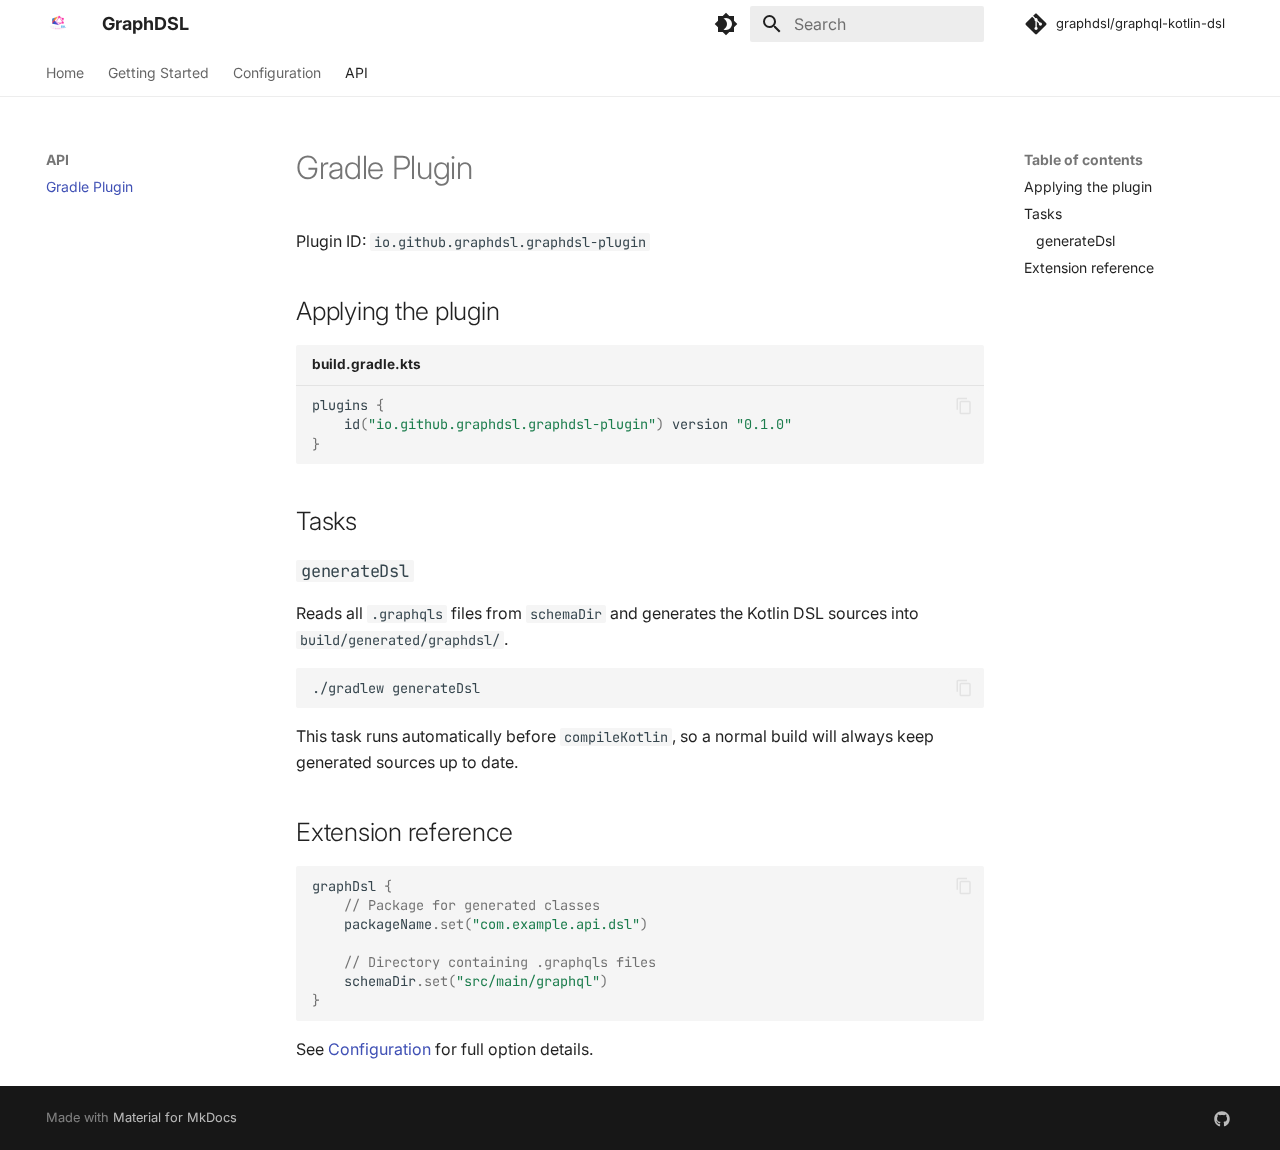
<file: api/gradle-plugin/index.html>
<!doctype html>
<html lang="en" class="no-js">
  <head>
    
      <meta charset="utf-8">
      <meta name="viewport" content="width=device-width,initial-scale=1">
      
        <meta name="description" content="Type-safe GraphQL Kotlin DSL code generator">
      
      
      
        <link rel="canonical" href="https://graphdsl.github.io/api/gradle-plugin/">
      
      
        <link rel="prev" href="../../configuration/">
      
      
      
        
      
      
      <link rel="icon" href="../../assets/logo.png">
      <meta name="generator" content="mkdocs-1.6.1, mkdocs-material-9.7.2">
    
    
      
        <title>Gradle Plugin - GraphDSL</title>
      
    
    
      <link rel="stylesheet" href="../../assets/stylesheets/main.484c7ddc.min.css">
      
        
        <link rel="stylesheet" href="../../assets/stylesheets/palette.ab4e12ef.min.css">
      
      


    
    
      
    
    
      
        
        
        <link rel="preconnect" href="https://fonts.gstatic.com" crossorigin>
        <link rel="stylesheet" href="https://fonts.googleapis.com/css?family=Inter:300,300i,400,400i,700,700i%7CJetBrains+Mono:400,400i,700,700i&display=fallback">
        <style>:root{--md-text-font:"Inter";--md-code-font:"JetBrains Mono"}</style>
      
    
    
    <script>__md_scope=new URL("../..",location),__md_hash=e=>[...e].reduce(((e,_)=>(e<<5)-e+_.charCodeAt(0)),0),__md_get=(e,_=localStorage,t=__md_scope)=>JSON.parse(_.getItem(t.pathname+"."+e)),__md_set=(e,_,t=localStorage,a=__md_scope)=>{try{t.setItem(a.pathname+"."+e,JSON.stringify(_))}catch(e){}}</script>
    
      

    
    
  </head>
  
  
    
    
      
    
    
    
    
    <body dir="ltr" data-md-color-scheme="default" data-md-color-primary="white" data-md-color-accent="black">
  
    
    <input class="md-toggle" data-md-toggle="drawer" type="checkbox" id="__drawer" autocomplete="off">
    <input class="md-toggle" data-md-toggle="search" type="checkbox" id="__search" autocomplete="off">
    <label class="md-overlay" for="__drawer"></label>
    <div data-md-component="skip">
      
        
        <a href="#gradle-plugin" class="md-skip">
          Skip to content
        </a>
      
    </div>
    <div data-md-component="announce">
      
    </div>
    
    
      

<header class="md-header" data-md-component="header">
  <nav class="md-header__inner md-grid" aria-label="Header">
    <a href="../.." title="GraphDSL" class="md-header__button md-logo" aria-label="GraphDSL" data-md-component="logo">
      
  <img src="../../assets/logo.png" alt="logo">

    </a>
    <label class="md-header__button md-icon" for="__drawer">
      
      <svg xmlns="http://www.w3.org/2000/svg" viewBox="0 0 24 24"><path d="M3 6h18v2H3zm0 5h18v2H3zm0 5h18v2H3z"/></svg>
    </label>
    <div class="md-header__title" data-md-component="header-title">
      <div class="md-header__ellipsis">
        <div class="md-header__topic">
          <span class="md-ellipsis">
            GraphDSL
          </span>
        </div>
        <div class="md-header__topic" data-md-component="header-topic">
          <span class="md-ellipsis">
            
              Gradle Plugin
            
          </span>
        </div>
      </div>
    </div>
    
      
        <form class="md-header__option" data-md-component="palette">
  
    
    
    
    <input class="md-option" data-md-color-media="" data-md-color-scheme="default" data-md-color-primary="white" data-md-color-accent="black"  aria-label="Switch to dark mode"  type="radio" name="__palette" id="__palette_0">
    
      <label class="md-header__button md-icon" title="Switch to dark mode" for="__palette_1" hidden>
        <svg xmlns="http://www.w3.org/2000/svg" viewBox="0 0 24 24"><path d="M12 18c-.89 0-1.74-.2-2.5-.55C11.56 16.5 13 14.42 13 12s-1.44-4.5-3.5-5.45C10.26 6.2 11.11 6 12 6a6 6 0 0 1 6 6 6 6 0 0 1-6 6m8-9.31V4h-4.69L12 .69 8.69 4H4v4.69L.69 12 4 15.31V20h4.69L12 23.31 15.31 20H20v-4.69L23.31 12z"/></svg>
      </label>
    
  
    
    
    
    <input class="md-option" data-md-color-media="" data-md-color-scheme="slate" data-md-color-primary="black" data-md-color-accent="white"  aria-label="Switch to light mode"  type="radio" name="__palette" id="__palette_1">
    
      <label class="md-header__button md-icon" title="Switch to light mode" for="__palette_0" hidden>
        <svg xmlns="http://www.w3.org/2000/svg" viewBox="0 0 24 24"><path d="M12 8a4 4 0 0 0-4 4 4 4 0 0 0 4 4 4 4 0 0 0 4-4 4 4 0 0 0-4-4m0 10a6 6 0 0 1-6-6 6 6 0 0 1 6-6 6 6 0 0 1 6 6 6 6 0 0 1-6 6m8-9.31V4h-4.69L12 .69 8.69 4H4v4.69L.69 12 4 15.31V20h4.69L12 23.31 15.31 20H20v-4.69L23.31 12z"/></svg>
      </label>
    
  
</form>
      
    
    
      <script>var palette=__md_get("__palette");if(palette&&palette.color){if("(prefers-color-scheme)"===palette.color.media){var media=matchMedia("(prefers-color-scheme: light)"),input=document.querySelector(media.matches?"[data-md-color-media='(prefers-color-scheme: light)']":"[data-md-color-media='(prefers-color-scheme: dark)']");palette.color.media=input.getAttribute("data-md-color-media"),palette.color.scheme=input.getAttribute("data-md-color-scheme"),palette.color.primary=input.getAttribute("data-md-color-primary"),palette.color.accent=input.getAttribute("data-md-color-accent")}for(var[key,value]of Object.entries(palette.color))document.body.setAttribute("data-md-color-"+key,value)}</script>
    
    
    
      
      
        <label class="md-header__button md-icon" for="__search">
          
          <svg xmlns="http://www.w3.org/2000/svg" viewBox="0 0 24 24"><path d="M9.5 3A6.5 6.5 0 0 1 16 9.5c0 1.61-.59 3.09-1.56 4.23l.27.27h.79l5 5-1.5 1.5-5-5v-.79l-.27-.27A6.52 6.52 0 0 1 9.5 16 6.5 6.5 0 0 1 3 9.5 6.5 6.5 0 0 1 9.5 3m0 2C7 5 5 7 5 9.5S7 14 9.5 14 14 12 14 9.5 12 5 9.5 5"/></svg>
        </label>
        <div class="md-search" data-md-component="search" role="dialog">
  <label class="md-search__overlay" for="__search"></label>
  <div class="md-search__inner" role="search">
    <form class="md-search__form" name="search">
      <input type="text" class="md-search__input" name="query" aria-label="Search" placeholder="Search" autocapitalize="off" autocorrect="off" autocomplete="off" spellcheck="false" data-md-component="search-query" required>
      <label class="md-search__icon md-icon" for="__search">
        
        <svg xmlns="http://www.w3.org/2000/svg" viewBox="0 0 24 24"><path d="M9.5 3A6.5 6.5 0 0 1 16 9.5c0 1.61-.59 3.09-1.56 4.23l.27.27h.79l5 5-1.5 1.5-5-5v-.79l-.27-.27A6.52 6.52 0 0 1 9.5 16 6.5 6.5 0 0 1 3 9.5 6.5 6.5 0 0 1 9.5 3m0 2C7 5 5 7 5 9.5S7 14 9.5 14 14 12 14 9.5 12 5 9.5 5"/></svg>
        
        <svg xmlns="http://www.w3.org/2000/svg" viewBox="0 0 24 24"><path d="M20 11v2H8l5.5 5.5-1.42 1.42L4.16 12l7.92-7.92L13.5 5.5 8 11z"/></svg>
      </label>
      <nav class="md-search__options" aria-label="Search">
        
        <button type="reset" class="md-search__icon md-icon" title="Clear" aria-label="Clear" tabindex="-1">
          
          <svg xmlns="http://www.w3.org/2000/svg" viewBox="0 0 24 24"><path d="M19 6.41 17.59 5 12 10.59 6.41 5 5 6.41 10.59 12 5 17.59 6.41 19 12 13.41 17.59 19 19 17.59 13.41 12z"/></svg>
        </button>
      </nav>
      
        <div class="md-search__suggest" data-md-component="search-suggest"></div>
      
    </form>
    <div class="md-search__output">
      <div class="md-search__scrollwrap" tabindex="0" data-md-scrollfix>
        <div class="md-search-result" data-md-component="search-result">
          <div class="md-search-result__meta">
            Initializing search
          </div>
          <ol class="md-search-result__list" role="presentation"></ol>
        </div>
      </div>
    </div>
  </div>
</div>
      
    
    
      <div class="md-header__source">
        <a href="https://github.com/graphdsl/graphql-kotlin-dsl" title="Go to repository" class="md-source" data-md-component="source">
  <div class="md-source__icon md-icon">
    
    <svg xmlns="http://www.w3.org/2000/svg" viewBox="0 0 448 512"><!--! Font Awesome Free 7.1.0 by @fontawesome - https://fontawesome.com License - https://fontawesome.com/license/free (Icons: CC BY 4.0, Fonts: SIL OFL 1.1, Code: MIT License) Copyright 2025 Fonticons, Inc.--><path d="M439.6 236.1 244 40.5c-5.4-5.5-12.8-8.5-20.4-8.5s-15 3-20.4 8.4L162.5 81l51.5 51.5c27.1-9.1 52.7 16.8 43.4 43.7l49.7 49.7c34.2-11.8 61.2 31 35.5 56.7-26.5 26.5-70.2-2.9-56-37.3L240.3 199v121.9c25.3 12.5 22.3 41.8 9.1 55-6.4 6.4-15.2 10.1-24.3 10.1s-17.8-3.6-24.3-10.1c-17.6-17.6-11.1-46.9 11.2-56v-123c-20.8-8.5-24.6-30.7-18.6-45L142.6 101 8.5 235.1C3 240.6 0 247.9 0 255.5s3 15 8.5 20.4l195.6 195.7c5.4 5.4 12.7 8.4 20.4 8.4s15-3 20.4-8.4l194.7-194.7c5.4-5.4 8.4-12.8 8.4-20.4s-3-15-8.4-20.4"/></svg>
  </div>
  <div class="md-source__repository">
    graphdsl/graphql-kotlin-dsl
  </div>
</a>
      </div>
    
  </nav>
  
</header>
    
    <div class="md-container" data-md-component="container">
      
      
        
          
            
<nav class="md-tabs" aria-label="Tabs" data-md-component="tabs">
  <div class="md-grid">
    <ul class="md-tabs__list">
      
        
  
  
  
  
    <li class="md-tabs__item">
      <a href="../.." class="md-tabs__link">
        
  
  
    
  
  Home

      </a>
    </li>
  

      
        
  
  
  
  
    <li class="md-tabs__item">
      <a href="../../getting-started/" class="md-tabs__link">
        
  
  
    
  
  Getting Started

      </a>
    </li>
  

      
        
  
  
  
  
    <li class="md-tabs__item">
      <a href="../../configuration/" class="md-tabs__link">
        
  
  
    
  
  Configuration

      </a>
    </li>
  

      
        
  
  
  
    
  
  
    
    
      <li class="md-tabs__item md-tabs__item--active">
        <a href="./" class="md-tabs__link">
          
  
  
  API

        </a>
      </li>
    
  

      
    </ul>
  </div>
</nav>
          
        
      
      <main class="md-main" data-md-component="main">
        <div class="md-main__inner md-grid">
          
            
              
              <div class="md-sidebar md-sidebar--primary" data-md-component="sidebar" data-md-type="navigation" >
                <div class="md-sidebar__scrollwrap">
                  <div class="md-sidebar__inner">
                    


  


<nav class="md-nav md-nav--primary md-nav--lifted" aria-label="Navigation" data-md-level="0">
  <label class="md-nav__title" for="__drawer">
    <a href="../.." title="GraphDSL" class="md-nav__button md-logo" aria-label="GraphDSL" data-md-component="logo">
      
  <img src="../../assets/logo.png" alt="logo">

    </a>
    GraphDSL
  </label>
  
    <div class="md-nav__source">
      <a href="https://github.com/graphdsl/graphql-kotlin-dsl" title="Go to repository" class="md-source" data-md-component="source">
  <div class="md-source__icon md-icon">
    
    <svg xmlns="http://www.w3.org/2000/svg" viewBox="0 0 448 512"><!--! Font Awesome Free 7.1.0 by @fontawesome - https://fontawesome.com License - https://fontawesome.com/license/free (Icons: CC BY 4.0, Fonts: SIL OFL 1.1, Code: MIT License) Copyright 2025 Fonticons, Inc.--><path d="M439.6 236.1 244 40.5c-5.4-5.5-12.8-8.5-20.4-8.5s-15 3-20.4 8.4L162.5 81l51.5 51.5c27.1-9.1 52.7 16.8 43.4 43.7l49.7 49.7c34.2-11.8 61.2 31 35.5 56.7-26.5 26.5-70.2-2.9-56-37.3L240.3 199v121.9c25.3 12.5 22.3 41.8 9.1 55-6.4 6.4-15.2 10.1-24.3 10.1s-17.8-3.6-24.3-10.1c-17.6-17.6-11.1-46.9 11.2-56v-123c-20.8-8.5-24.6-30.7-18.6-45L142.6 101 8.5 235.1C3 240.6 0 247.9 0 255.5s3 15 8.5 20.4l195.6 195.7c5.4 5.4 12.7 8.4 20.4 8.4s15-3 20.4-8.4l194.7-194.7c5.4-5.4 8.4-12.8 8.4-20.4s-3-15-8.4-20.4"/></svg>
  </div>
  <div class="md-source__repository">
    graphdsl/graphql-kotlin-dsl
  </div>
</a>
    </div>
  
  <ul class="md-nav__list" data-md-scrollfix>
    
      
      
  
  
  
  
    <li class="md-nav__item">
      <a href="../.." class="md-nav__link">
        
  
  
  <span class="md-ellipsis">
    
  
    Home
  

    
  </span>
  
  

      </a>
    </li>
  

    
      
      
  
  
  
  
    <li class="md-nav__item">
      <a href="../../getting-started/" class="md-nav__link">
        
  
  
  <span class="md-ellipsis">
    
  
    Getting Started
  

    
  </span>
  
  

      </a>
    </li>
  

    
      
      
  
  
  
  
    <li class="md-nav__item">
      <a href="../../configuration/" class="md-nav__link">
        
  
  
  <span class="md-ellipsis">
    
  
    Configuration
  

    
  </span>
  
  

      </a>
    </li>
  

    
      
      
  
  
    
  
  
  
    
    
    
    
      
        
        
      
      
        
      
    
    
    <li class="md-nav__item md-nav__item--active md-nav__item--section md-nav__item--nested">
      
        
        
        <input class="md-nav__toggle md-toggle " type="checkbox" id="__nav_4" checked>
        
          
          <label class="md-nav__link" for="__nav_4" id="__nav_4_label" tabindex="">
            
  
  
  <span class="md-ellipsis">
    
  
    API
  

    
  </span>
  
  

            <span class="md-nav__icon md-icon"></span>
          </label>
        
        <nav class="md-nav" data-md-level="1" aria-labelledby="__nav_4_label" aria-expanded="true">
          <label class="md-nav__title" for="__nav_4">
            <span class="md-nav__icon md-icon"></span>
            
  
    API
  

          </label>
          <ul class="md-nav__list" data-md-scrollfix>
            
              
                
  
  
    
  
  
  
    <li class="md-nav__item md-nav__item--active">
      
      <input class="md-nav__toggle md-toggle" type="checkbox" id="__toc">
      
      
        
      
      
        <label class="md-nav__link md-nav__link--active" for="__toc">
          
  
  
  <span class="md-ellipsis">
    
  
    Gradle Plugin
  

    
  </span>
  
  

          <span class="md-nav__icon md-icon"></span>
        </label>
      
      <a href="./" class="md-nav__link md-nav__link--active">
        
  
  
  <span class="md-ellipsis">
    
  
    Gradle Plugin
  

    
  </span>
  
  

      </a>
      
        

<nav class="md-nav md-nav--secondary" aria-label="Table of contents">
  
  
  
    
  
  
    <label class="md-nav__title" for="__toc">
      <span class="md-nav__icon md-icon"></span>
      Table of contents
    </label>
    <ul class="md-nav__list" data-md-component="toc" data-md-scrollfix>
      
        <li class="md-nav__item">
  <a href="#applying-the-plugin" class="md-nav__link">
    <span class="md-ellipsis">
      
        Applying the plugin
      
    </span>
  </a>
  
</li>
      
        <li class="md-nav__item">
  <a href="#tasks" class="md-nav__link">
    <span class="md-ellipsis">
      
        Tasks
      
    </span>
  </a>
  
    <nav class="md-nav" aria-label="Tasks">
      <ul class="md-nav__list">
        
          <li class="md-nav__item">
  <a href="#generatedsl" class="md-nav__link">
    <span class="md-ellipsis">
      
        generateDsl
      
    </span>
  </a>
  
</li>
        
      </ul>
    </nav>
  
</li>
      
        <li class="md-nav__item">
  <a href="#extension-reference" class="md-nav__link">
    <span class="md-ellipsis">
      
        Extension reference
      
    </span>
  </a>
  
</li>
      
    </ul>
  
</nav>
      
    </li>
  

              
            
          </ul>
        </nav>
      
    </li>
  

    
  </ul>
</nav>
                  </div>
                </div>
              </div>
            
            
              
              <div class="md-sidebar md-sidebar--secondary" data-md-component="sidebar" data-md-type="toc" >
                <div class="md-sidebar__scrollwrap">
                  <div class="md-sidebar__inner">
                    

<nav class="md-nav md-nav--secondary" aria-label="Table of contents">
  
  
  
    
  
  
    <label class="md-nav__title" for="__toc">
      <span class="md-nav__icon md-icon"></span>
      Table of contents
    </label>
    <ul class="md-nav__list" data-md-component="toc" data-md-scrollfix>
      
        <li class="md-nav__item">
  <a href="#applying-the-plugin" class="md-nav__link">
    <span class="md-ellipsis">
      
        Applying the plugin
      
    </span>
  </a>
  
</li>
      
        <li class="md-nav__item">
  <a href="#tasks" class="md-nav__link">
    <span class="md-ellipsis">
      
        Tasks
      
    </span>
  </a>
  
    <nav class="md-nav" aria-label="Tasks">
      <ul class="md-nav__list">
        
          <li class="md-nav__item">
  <a href="#generatedsl" class="md-nav__link">
    <span class="md-ellipsis">
      
        generateDsl
      
    </span>
  </a>
  
</li>
        
      </ul>
    </nav>
  
</li>
      
        <li class="md-nav__item">
  <a href="#extension-reference" class="md-nav__link">
    <span class="md-ellipsis">
      
        Extension reference
      
    </span>
  </a>
  
</li>
      
    </ul>
  
</nav>
                  </div>
                </div>
              </div>
            
          
          
            <div class="md-content" data-md-component="content">
              
              <article class="md-content__inner md-typeset">
                
                  



<h1 id="gradle-plugin">Gradle Plugin</h1>
<p>Plugin ID: <code>io.github.graphdsl.graphdsl-plugin</code></p>
<h2 id="applying-the-plugin">Applying the plugin</h2>
<div class="language-kotlin highlight"><span class="filename">build.gradle.kts</span><pre><span></span><code><span id="__span-0-1"><a id="__codelineno-0-1" name="__codelineno-0-1" href="#__codelineno-0-1"></a><span class="n">plugins</span><span class="w"> </span><span class="p">{</span>
</span><span id="__span-0-2"><a id="__codelineno-0-2" name="__codelineno-0-2" href="#__codelineno-0-2"></a><span class="w">    </span><span class="n">id</span><span class="p">(</span><span class="s">&quot;io.github.graphdsl.graphdsl-plugin&quot;</span><span class="p">)</span><span class="w"> </span><span class="n">version</span><span class="w"> </span><span class="s">&quot;0.1.0&quot;</span>
</span><span id="__span-0-3"><a id="__codelineno-0-3" name="__codelineno-0-3" href="#__codelineno-0-3"></a><span class="p">}</span>
</span></code></pre></div>
<h2 id="tasks">Tasks</h2>
<h3 id="generatedsl"><code>generateDsl</code></h3>
<p>Reads all <code>.graphqls</code> files from <code>schemaDir</code> and generates the Kotlin DSL sources into <code>build/generated/graphdsl/</code>.</p>
<div class="language-bash highlight"><pre><span></span><code><span id="__span-1-1"><a id="__codelineno-1-1" name="__codelineno-1-1" href="#__codelineno-1-1"></a>./gradlew<span class="w"> </span>generateDsl
</span></code></pre></div>
<p>This task runs automatically before <code>compileKotlin</code>, so a normal build will always keep generated sources up to date.</p>
<h2 id="extension-reference">Extension reference</h2>
<div class="language-kotlin highlight"><pre><span></span><code><span id="__span-2-1"><a id="__codelineno-2-1" name="__codelineno-2-1" href="#__codelineno-2-1"></a><span class="n">graphDsl</span><span class="w"> </span><span class="p">{</span>
</span><span id="__span-2-2"><a id="__codelineno-2-2" name="__codelineno-2-2" href="#__codelineno-2-2"></a><span class="w">    </span><span class="c1">// Package for generated classes</span>
</span><span id="__span-2-3"><a id="__codelineno-2-3" name="__codelineno-2-3" href="#__codelineno-2-3"></a><span class="w">    </span><span class="n">packageName</span><span class="p">.</span><span class="na">set</span><span class="p">(</span><span class="s">&quot;com.example.api.dsl&quot;</span><span class="p">)</span>
</span><span id="__span-2-4"><a id="__codelineno-2-4" name="__codelineno-2-4" href="#__codelineno-2-4"></a>
</span><span id="__span-2-5"><a id="__codelineno-2-5" name="__codelineno-2-5" href="#__codelineno-2-5"></a><span class="w">    </span><span class="c1">// Directory containing .graphqls files</span>
</span><span id="__span-2-6"><a id="__codelineno-2-6" name="__codelineno-2-6" href="#__codelineno-2-6"></a><span class="w">    </span><span class="n">schemaDir</span><span class="p">.</span><span class="na">set</span><span class="p">(</span><span class="s">&quot;src/main/graphql&quot;</span><span class="p">)</span>
</span><span id="__span-2-7"><a id="__codelineno-2-7" name="__codelineno-2-7" href="#__codelineno-2-7"></a><span class="p">}</span>
</span></code></pre></div>
<p>See <a href="../../configuration/">Configuration</a> for full option details.</p>












                
              </article>
            </div>
          
          
  <script>var tabs=__md_get("__tabs");if(Array.isArray(tabs))e:for(var set of document.querySelectorAll(".tabbed-set")){var labels=set.querySelector(".tabbed-labels");for(var tab of tabs)for(var label of labels.getElementsByTagName("label"))if(label.innerText.trim()===tab){var input=document.getElementById(label.htmlFor);input.checked=!0;continue e}}</script>

<script>var target=document.getElementById(location.hash.slice(1));target&&target.name&&(target.checked=target.name.startsWith("__tabbed_"))</script>
        </div>
        
          <button type="button" class="md-top md-icon" data-md-component="top" hidden>
  
  <svg xmlns="http://www.w3.org/2000/svg" viewBox="0 0 24 24"><path d="M13 20h-2V8l-5.5 5.5-1.42-1.42L12 4.16l7.92 7.92-1.42 1.42L13 8z"/></svg>
  Back to top
</button>
        
      </main>
      
        <footer class="md-footer">
  
  <div class="md-footer-meta md-typeset">
    <div class="md-footer-meta__inner md-grid">
      <div class="md-copyright">
  
  
    Made with
    <a href="https://squidfunk.github.io/mkdocs-material/" target="_blank" rel="noopener">
      Material for MkDocs
    </a>
  
</div>
      
        
<div class="md-social">
  
    
    
    
    
      
      
    
    <a href="https://github.com/graphdsl" target="_blank" rel="noopener" title="github.com" class="md-social__link">
      <svg xmlns="http://www.w3.org/2000/svg" viewBox="0 0 512 512"><!--! Font Awesome Free 7.1.0 by @fontawesome - https://fontawesome.com License - https://fontawesome.com/license/free (Icons: CC BY 4.0, Fonts: SIL OFL 1.1, Code: MIT License) Copyright 2025 Fonticons, Inc.--><path d="M173.9 397.4c0 2-2.3 3.6-5.2 3.6-3.3.3-5.6-1.3-5.6-3.6 0-2 2.3-3.6 5.2-3.6 3-.3 5.6 1.3 5.6 3.6m-31.1-4.5c-.7 2 1.3 4.3 4.3 4.9 2.6 1 5.6 0 6.2-2s-1.3-4.3-4.3-5.2c-2.6-.7-5.5.3-6.2 2.3m44.2-1.7c-2.9.7-4.9 2.6-4.6 4.9.3 2 2.9 3.3 5.9 2.6 2.9-.7 4.9-2.6 4.6-4.6-.3-1.9-3-3.2-5.9-2.9M252.8 8C114.1 8 8 113.3 8 252c0 110.9 69.8 205.8 169.5 239.2 12.8 2.3 17.3-5.6 17.3-12.1 0-6.2-.3-40.4-.3-61.4 0 0-70 15-84.7-29.8 0 0-11.4-29.1-27.8-36.6 0 0-22.9-15.7 1.6-15.4 0 0 24.9 2 38.6 25.8 21.9 38.6 58.6 27.5 72.9 20.9 2.3-16 8.8-27.1 16-33.7-55.9-6.2-112.3-14.3-112.3-110.5 0-27.5 7.6-41.3 23.6-58.9-2.6-6.5-11.1-33.3 2.6-67.9 20.9-6.5 69 27 69 27 20-5.6 41.5-8.5 62.8-8.5s42.8 2.9 62.8 8.5c0 0 48.1-33.6 69-27 13.7 34.7 5.2 61.4 2.6 67.9 16 17.7 25.8 31.5 25.8 58.9 0 96.5-58.9 104.2-114.8 110.5 9.2 7.9 17 22.9 17 46.4 0 33.7-.3 75.4-.3 83.6 0 6.5 4.6 14.4 17.3 12.1C436.2 457.8 504 362.9 504 252 504 113.3 391.5 8 252.8 8M105.2 352.9c-1.3 1-1 3.3.7 5.2 1.6 1.6 3.9 2.3 5.2 1 1.3-1 1-3.3-.7-5.2-1.6-1.6-3.9-2.3-5.2-1m-10.8-8.1c-.7 1.3.3 2.9 2.3 3.9 1.6 1 3.6.7 4.3-.7.7-1.3-.3-2.9-2.3-3.9-2-.6-3.6-.3-4.3.7m32.4 35.6c-1.6 1.3-1 4.3 1.3 6.2 2.3 2.3 5.2 2.6 6.5 1 1.3-1.3.7-4.3-1.3-6.2-2.2-2.3-5.2-2.6-6.5-1m-11.4-14.7c-1.6 1-1.6 3.6 0 5.9s4.3 3.3 5.6 2.3c1.6-1.3 1.6-3.9 0-6.2-1.4-2.3-4-3.3-5.6-2"/></svg>
    </a>
  
</div>
      
    </div>
  </div>
</footer>
      
    </div>
    <div class="md-dialog" data-md-component="dialog">
      <div class="md-dialog__inner md-typeset"></div>
    </div>
    
    
    
      
      
      <script id="__config" type="application/json">{"annotate": null, "base": "../..", "features": ["navigation.tabs", "navigation.sections", "navigation.top", "navigation.instant", "search.suggest", "search.highlight", "content.tabs.link", "content.code.copy", "content.code.annotate"], "search": "../../assets/javascripts/workers/search.2c215733.min.js", "tags": null, "translations": {"clipboard.copied": "Copied to clipboard", "clipboard.copy": "Copy to clipboard", "search.result.more.one": "1 more on this page", "search.result.more.other": "# more on this page", "search.result.none": "No matching documents", "search.result.one": "1 matching document", "search.result.other": "# matching documents", "search.result.placeholder": "Type to start searching", "search.result.term.missing": "Missing", "select.version": "Select version"}, "version": null}</script>
    
    
      <script src="../../assets/javascripts/bundle.79ae519e.min.js"></script>
      
    
  </body>
</html>
</file>
<file: assets/stylesheets/main.484c7ddc.min.css>
@charset "UTF-8";html{-webkit-text-size-adjust:none;-moz-text-size-adjust:none;text-size-adjust:none;box-sizing:border-box}*,:after,:before{box-sizing:inherit}@media (prefers-reduced-motion){*,:after,:before{transition:none!important}}body{margin:0}a,button,input,label{-webkit-tap-highlight-color:transparent}a{color:inherit;text-decoration:none}hr{border:0;box-sizing:initial;display:block;height:.05rem;overflow:visible;padding:0}small{font-size:80%}sub,sup{line-height:1em}img{border-style:none}table{border-collapse:initial;border-spacing:0}td,th{font-weight:400;vertical-align:top}button{background:#0000;border:0;font-family:inherit;font-size:inherit;margin:0;padding:0}input{border:0;outline:none}:root{--md-primary-fg-color:#4051b5;--md-primary-fg-color--light:#5d6cc0;--md-primary-fg-color--dark:#303fa1;--md-primary-bg-color:#fff;--md-primary-bg-color--light:#ffffffb3;--md-accent-fg-color:#526cfe;--md-accent-fg-color--transparent:#526cfe1a;--md-accent-bg-color:#fff;--md-accent-bg-color--light:#ffffffb3}[data-md-color-scheme=default]{color-scheme:light}[data-md-color-scheme=default] img[src$="#gh-dark-mode-only"],[data-md-color-scheme=default] img[src$="#only-dark"]{display:none}:root,[data-md-color-scheme=default]{--md-hue:225deg;--md-default-fg-color:#000000de;--md-default-fg-color--light:#0000008a;--md-default-fg-color--lighter:#00000052;--md-default-fg-color--lightest:#00000012;--md-default-bg-color:#fff;--md-default-bg-color--light:#ffffffb3;--md-default-bg-color--lighter:#ffffff4d;--md-default-bg-color--lightest:#ffffff1f;--md-code-fg-color:#36464e;--md-code-bg-color:#f5f5f5;--md-code-bg-color--light:#f5f5f5b3;--md-code-bg-color--lighter:#f5f5f54d;--md-code-hl-color:#4287ff;--md-code-hl-color--light:#4287ff1a;--md-code-hl-number-color:#d52a2a;--md-code-hl-special-color:#db1457;--md-code-hl-function-color:#a846b9;--md-code-hl-constant-color:#6e59d9;--md-code-hl-keyword-color:#3f6ec6;--md-code-hl-string-color:#1c7d4d;--md-code-hl-name-color:var(--md-code-fg-color);--md-code-hl-operator-color:var(--md-default-fg-color--light);--md-code-hl-punctuation-color:var(--md-default-fg-color--light);--md-code-hl-comment-color:var(--md-default-fg-color--light);--md-code-hl-generic-color:var(--md-default-fg-color--light);--md-code-hl-variable-color:var(--md-default-fg-color--light);--md-typeset-color:var(--md-default-fg-color);--md-typeset-a-color:var(--md-primary-fg-color);--md-typeset-del-color:#f5503d26;--md-typeset-ins-color:#0bd57026;--md-typeset-kbd-color:#fafafa;--md-typeset-kbd-accent-color:#fff;--md-typeset-kbd-border-color:#b8b8b8;--md-typeset-mark-color:#ffff0080;--md-typeset-table-color:#0000001f;--md-typeset-table-color--light:rgba(0,0,0,.035);--md-admonition-fg-color:var(--md-default-fg-color);--md-admonition-bg-color:var(--md-default-bg-color);--md-warning-fg-color:#000000de;--md-warning-bg-color:#ff9;--md-footer-fg-color:#fff;--md-footer-fg-color--light:#ffffffb3;--md-footer-fg-color--lighter:#ffffff73;--md-footer-bg-color:#000000de;--md-footer-bg-color--dark:#00000052;--md-shadow-z1:0 0.2rem 0.5rem #0000000d,0 0 0.05rem #0000001a;--md-shadow-z2:0 0.2rem 0.5rem #0000001a,0 0 0.05rem #00000040;--md-shadow-z3:0 0.2rem 0.5rem #0003,0 0 0.05rem #00000059}.md-icon svg{fill:currentcolor;display:block;height:1.2rem;width:1.2rem}body{-webkit-font-smoothing:antialiased;-moz-osx-font-smoothing:grayscale;--md-text-font-family:var(--md-text-font,_),-apple-system,BlinkMacSystemFont,Helvetica,Arial,sans-serif;--md-code-font-family:var(--md-code-font,_),SFMono-Regular,Consolas,Menlo,monospace}aside,body,input{font-feature-settings:"kern","liga";color:var(--md-typeset-color);font-family:var(--md-text-font-family)}code,kbd,pre{font-feature-settings:"kern";font-family:var(--md-code-font-family)}:root{--md-typeset-table-sort-icon:url('data:image/svg+xml;charset=utf-8,<svg xmlns="http://www.w3.org/2000/svg" viewBox="0 0 24 24"><path d="m18 21-4-4h3V7h-3l4-4 4 4h-3v10h3M2 19v-2h10v2M2 13v-2h7v2M2 7V5h4v2z"/></svg>');--md-typeset-table-sort-icon--asc:url('data:image/svg+xml;charset=utf-8,<svg xmlns="http://www.w3.org/2000/svg" viewBox="0 0 24 24"><path d="M19 17h3l-4 4-4-4h3V3h2M2 17h10v2H2M6 5v2H2V5m0 6h7v2H2z"/></svg>');--md-typeset-table-sort-icon--desc:url('data:image/svg+xml;charset=utf-8,<svg xmlns="http://www.w3.org/2000/svg" viewBox="0 0 24 24"><path d="M19 7h3l-4-4-4 4h3v14h2M2 17h10v2H2M6 5v2H2V5m0 6h7v2H2z"/></svg>')}.md-typeset{-webkit-print-color-adjust:exact;color-adjust:exact;font-size:.8rem;line-height:1.6;overflow-wrap:break-word}@media print{.md-typeset{font-size:.68rem}}.md-typeset blockquote,.md-typeset dl,.md-typeset figure,.md-typeset ol,.md-typeset pre,.md-typeset ul{margin-bottom:1em;margin-top:1em}.md-typeset h1{color:var(--md-default-fg-color--light);font-size:2em;line-height:1.3;margin:0 0 1.25em}.md-typeset h1,.md-typeset h2{font-weight:300;letter-spacing:-.01em}.md-typeset h2{font-size:1.5625em;line-height:1.4;margin:1.6em 0 .64em}.md-typeset h3{font-size:1.25em;font-weight:400;letter-spacing:-.01em;line-height:1.5;margin:1.6em 0 .8em}.md-typeset h2+h3{margin-top:.8em}.md-typeset h4{font-weight:700;letter-spacing:-.01em;margin:1em 0}.md-typeset h5,.md-typeset h6{color:var(--md-default-fg-color--light);font-size:.8em;font-weight:700;letter-spacing:-.01em;margin:1.25em 0}.md-typeset h5{text-transform:uppercase}.md-typeset h5 code{text-transform:none}.md-typeset hr{border-bottom:.05rem solid var(--md-default-fg-color--lightest);display:flow-root;margin:1.5em 0}.md-typeset a{color:var(--md-typeset-a-color);word-break:break-word}.md-typeset a,.md-typeset a:before{transition:color 125ms}.md-typeset a:focus,.md-typeset a:hover{color:var(--md-accent-fg-color)}.md-typeset a:focus code,.md-typeset a:hover code{background-color:var(--md-accent-fg-color--transparent);color:var(--md-accent-fg-color)}.md-typeset a code{color:var(--md-typeset-a-color)}.md-typeset a.focus-visible{outline-color:var(--md-accent-fg-color);outline-offset:.2rem}.md-typeset code,.md-typeset kbd,.md-typeset pre{color:var(--md-code-fg-color);direction:ltr;font-variant-ligatures:none;transition:background-color 125ms}@media print{.md-typeset code,.md-typeset kbd,.md-typeset pre{white-space:pre-wrap}}.md-typeset code{background-color:var(--md-code-bg-color);border-radius:.1rem;-webkit-box-decoration-break:clone;box-decoration-break:clone;font-size:.85em;padding:0 .2941176471em;transition:color 125ms,background-color 125ms;word-break:break-word}.md-typeset code:not(.focus-visible){-webkit-tap-highlight-color:transparent;outline:none}.md-typeset pre{display:flow-root;line-height:1.4;position:relative}.md-typeset pre>code{-webkit-box-decoration-break:slice;box-decoration-break:slice;box-shadow:none;display:block;margin:0;outline-color:var(--md-accent-fg-color);overflow:auto;padding:.7720588235em 1.1764705882em;scrollbar-color:var(--md-default-fg-color--lighter) #0000;scrollbar-width:thin;touch-action:auto;word-break:normal}.md-typeset pre>code:hover{scrollbar-color:var(--md-accent-fg-color) #0000}.md-typeset pre>code::-webkit-scrollbar{height:.2rem;width:.2rem}.md-typeset pre>code::-webkit-scrollbar-thumb{background-color:var(--md-default-fg-color--lighter)}.md-typeset pre>code::-webkit-scrollbar-thumb:hover{background-color:var(--md-accent-fg-color)}.md-typeset kbd{background-color:var(--md-typeset-kbd-color);border-radius:.1rem;box-shadow:0 .1rem 0 .05rem var(--md-typeset-kbd-border-color),0 .1rem 0 var(--md-typeset-kbd-border-color),0 -.1rem .2rem var(--md-typeset-kbd-accent-color) inset;color:var(--md-default-fg-color);display:inline-block;font-size:.75em;padding:0 .6666666667em;vertical-align:text-top;word-break:break-word}.md-typeset mark{background-color:var(--md-typeset-mark-color);-webkit-box-decoration-break:clone;box-decoration-break:clone;color:inherit;word-break:break-word}.md-typeset abbr{cursor:help;text-decoration:none}.md-typeset [data-preview],.md-typeset abbr{border-bottom:.05rem dotted var(--md-default-fg-color--light)}.md-typeset small{opacity:.75}[dir=ltr] .md-typeset sub,[dir=ltr] .md-typeset sup{margin-left:.078125em}[dir=rtl] .md-typeset sub,[dir=rtl] .md-typeset sup{margin-right:.078125em}[dir=ltr] .md-typeset blockquote{padding-left:.6rem}[dir=rtl] .md-typeset blockquote{padding-right:.6rem}[dir=ltr] .md-typeset blockquote{border-left:.2rem solid var(--md-default-fg-color--lighter)}[dir=rtl] .md-typeset blockquote{border-right:.2rem solid var(--md-default-fg-color--lighter)}.md-typeset blockquote{color:var(--md-default-fg-color--light);margin-left:0;margin-right:0}.md-typeset ul{list-style-type:disc}.md-typeset ul[type]{list-style-type:revert-layer}[dir=ltr] .md-typeset ol,[dir=ltr] .md-typeset ul{margin-left:.625em}[dir=rtl] .md-typeset ol,[dir=rtl] .md-typeset ul{margin-right:.625em}.md-typeset ol,.md-typeset ul{padding:0}.md-typeset ol:not([hidden]),.md-typeset ul:not([hidden]){display:flow-root}.md-typeset ol ol,.md-typeset ul ol{list-style-type:lower-alpha}.md-typeset ol ol ol,.md-typeset ul ol ol{list-style-type:lower-roman}.md-typeset ol ol ol ol,.md-typeset ul ol ol ol{list-style-type:upper-alpha}.md-typeset ol ol ol ol ol,.md-typeset ul ol ol ol ol{list-style-type:upper-roman}.md-typeset ol[type],.md-typeset ul[type]{list-style-type:revert-layer}[dir=ltr] .md-typeset ol li,[dir=ltr] .md-typeset ul li{margin-left:1.25em}[dir=rtl] .md-typeset ol li,[dir=rtl] .md-typeset ul li{margin-right:1.25em}.md-typeset ol li,.md-typeset ul li{margin-bottom:.5em}.md-typeset ol li blockquote,.md-typeset ol li p,.md-typeset ul li blockquote,.md-typeset ul li p{margin:.5em 0}.md-typeset ol li:last-child,.md-typeset ul li:last-child{margin-bottom:0}[dir=ltr] .md-typeset ol li ol,[dir=ltr] .md-typeset ol li ul,[dir=ltr] .md-typeset ul li ol,[dir=ltr] .md-typeset ul li ul{margin-left:.625em}[dir=rtl] .md-typeset ol li ol,[dir=rtl] .md-typeset ol li ul,[dir=rtl] .md-typeset ul li ol,[dir=rtl] .md-typeset ul li ul{margin-right:.625em}.md-typeset ol li ol,.md-typeset ol li ul,.md-typeset ul li ol,.md-typeset ul li ul{margin-bottom:.5em;margin-top:.5em}[dir=ltr] .md-typeset dd{margin-left:1.875em}[dir=rtl] .md-typeset dd{margin-right:1.875em}.md-typeset dd{margin-bottom:1.5em;margin-top:1em}.md-typeset img,.md-typeset svg,.md-typeset video{height:auto;max-width:100%}.md-typeset img[align=left]{margin:1em 1em 1em 0}.md-typeset img[align=right]{margin:1em 0 1em 1em}.md-typeset img[align]:only-child{margin-top:0}.md-typeset figure{display:flow-root;margin:1em auto;max-width:100%;text-align:center;width:fit-content}.md-typeset figure img{display:block;margin:0 auto}.md-typeset figcaption{font-style:italic;margin:1em auto;max-width:24rem}.md-typeset iframe{max-width:100%}.md-typeset table:not([class]){background-color:var(--md-default-bg-color);border:.05rem solid var(--md-typeset-table-color);border-radius:.1rem;display:inline-block;font-size:.64rem;max-width:100%;overflow:auto;touch-action:auto}@media print{.md-typeset table:not([class]){display:table}}.md-typeset table:not([class])+*{margin-top:1.5em}.md-typeset table:not([class]) td>:first-child,.md-typeset table:not([class]) th>:first-child{margin-top:0}.md-typeset table:not([class]) td>:last-child,.md-typeset table:not([class]) th>:last-child{margin-bottom:0}.md-typeset table:not([class]) td:not([align]),.md-typeset table:not([class]) th:not([align]){text-align:left}[dir=rtl] .md-typeset table:not([class]) td:not([align]),[dir=rtl] .md-typeset table:not([class]) th:not([align]){text-align:right}.md-typeset table:not([class]) th{font-weight:700;min-width:5rem;padding:.9375em 1.25em;vertical-align:top}.md-typeset table:not([class]) td{border-top:.05rem solid var(--md-typeset-table-color);padding:.9375em 1.25em;vertical-align:top}.md-typeset table:not([class]) tbody tr{transition:background-color 125ms}.md-typeset table:not([class]) tbody tr:hover{background-color:var(--md-typeset-table-color--light);box-shadow:0 .05rem 0 var(--md-default-bg-color) inset}.md-typeset table:not([class]) a{word-break:normal}.md-typeset table th[role=columnheader]{cursor:pointer}[dir=ltr] .md-typeset table th[role=columnheader]:after{margin-left:.5em}[dir=rtl] .md-typeset table th[role=columnheader]:after{margin-right:.5em}.md-typeset table th[role=columnheader]:after{content:"";display:inline-block;height:1.2em;-webkit-mask-image:var(--md-typeset-table-sort-icon);mask-image:var(--md-typeset-table-sort-icon);-webkit-mask-repeat:no-repeat;mask-repeat:no-repeat;-webkit-mask-size:contain;mask-size:contain;transition:background-color 125ms;vertical-align:text-bottom;width:1.2em}.md-typeset table th[role=columnheader]:hover:after{background-color:var(--md-default-fg-color--lighter)}.md-typeset table th[role=columnheader][aria-sort=ascending]:after{background-color:var(--md-default-fg-color--light);-webkit-mask-image:var(--md-typeset-table-sort-icon--asc);mask-image:var(--md-typeset-table-sort-icon--asc)}.md-typeset table th[role=columnheader][aria-sort=descending]:after{background-color:var(--md-default-fg-color--light);-webkit-mask-image:var(--md-typeset-table-sort-icon--desc);mask-image:var(--md-typeset-table-sort-icon--desc)}.md-typeset__scrollwrap{margin:1em -.8rem;overflow-x:auto;touch-action:auto}.md-typeset__table{display:inline-block;margin-bottom:.5em;padding:0 .8rem}@media print{.md-typeset__table{display:block}}html .md-typeset__table table{display:table;margin:0;overflow:hidden;width:100%}@media screen and (max-width:44.984375em){.md-content__inner>pre{margin:1em -.8rem}.md-content__inner>pre code{border-radius:0}}.md-typeset .md-author{border-radius:100%;display:block;flex-shrink:0;height:1.6rem;overflow:hidden;position:relative;transition:color 125ms,transform 125ms;width:1.6rem}.md-typeset .md-author img{display:block}.md-typeset .md-author--more{background:var(--md-default-fg-color--lightest);color:var(--md-default-fg-color--lighter);font-size:.6rem;font-weight:700;line-height:1.6rem;text-align:center}.md-typeset .md-author--long{height:2.4rem;width:2.4rem}.md-typeset a.md-author{transform:scale(1)}.md-typeset a.md-author img{border-radius:100%;filter:grayscale(100%) opacity(75%);transition:filter 125ms}.md-typeset a.md-author:focus,.md-typeset a.md-author:hover{transform:scale(1.1);z-index:1}.md-typeset a.md-author:focus img,.md-typeset a.md-author:hover img{filter:grayscale(0)}.md-banner{background-color:var(--md-footer-bg-color);color:var(--md-footer-fg-color);overflow:auto}@media print{.md-banner{display:none}}.md-banner--warning{background-color:var(--md-warning-bg-color);color:var(--md-warning-fg-color)}.md-banner__inner{font-size:.7rem;margin:.6rem auto;padding:0 .8rem}[dir=ltr] .md-banner__button{float:right}[dir=rtl] .md-banner__button{float:left}.md-banner__button{color:inherit;cursor:pointer;transition:opacity .25s}.no-js .md-banner__button{display:none}.md-banner__button:hover{opacity:.7}html{font-size:125%;height:100%;overflow-x:hidden}@media screen and (min-width:100em){html{font-size:137.5%}}@media screen and (min-width:125em){html{font-size:150%}}body{background-color:var(--md-default-bg-color);display:flex;flex-direction:column;font-size:.5rem;min-height:100%;position:relative;width:100%}@media print{body{display:block}}@media screen and (max-width:59.984375em){body[data-md-scrolllock]{position:fixed}}.md-grid{margin-left:auto;margin-right:auto;max-width:61rem}.md-container{display:flex;flex-direction:column;flex-grow:1}@media print{.md-container{display:block}}.md-main{flex-grow:1}.md-main__inner{display:flex;height:100%;margin-top:1.5rem}.md-ellipsis{overflow:hidden;text-overflow:ellipsis}.md-toggle{display:none}.md-option{height:0;opacity:0;position:absolute;width:0}.md-option:checked+label:not([hidden]){display:block}.md-option.focus-visible+label{outline-color:var(--md-accent-fg-color);outline-style:auto}.md-skip{background-color:var(--md-default-fg-color);border-radius:.1rem;color:var(--md-default-bg-color);font-size:.64rem;margin:.5rem;opacity:0;outline-color:var(--md-accent-fg-color);padding:.3rem .5rem;position:fixed;transform:translateY(.4rem);z-index:-1}.md-skip:focus{opacity:1;transform:translateY(0);transition:transform .25s cubic-bezier(.4,0,.2,1),opacity 175ms 75ms;z-index:10}@page{margin:25mm}:root{--md-clipboard-icon:url('data:image/svg+xml;charset=utf-8,<svg xmlns="http://www.w3.org/2000/svg" viewBox="0 0 24 24"><path d="M19 21H8V7h11m0-2H8a2 2 0 0 0-2 2v14a2 2 0 0 0 2 2h11a2 2 0 0 0 2-2V7a2 2 0 0 0-2-2m-3-4H4a2 2 0 0 0-2 2v14h2V3h12z"/></svg>')}.md-clipboard{border-radius:.1rem;color:var(--md-default-fg-color--lightest);cursor:pointer;height:1.5em;outline-color:var(--md-accent-fg-color);outline-offset:.1rem;transition:color .25s;width:1.5em;z-index:1}@media print{.md-clipboard{display:none}}.md-clipboard:not(.focus-visible){-webkit-tap-highlight-color:transparent;outline:none}:hover>.md-clipboard{color:var(--md-default-fg-color--light)}.md-clipboard:focus,.md-clipboard:hover{color:var(--md-accent-fg-color)}.md-clipboard:after{background-color:currentcolor;content:"";display:block;height:1.125em;margin:0 auto;-webkit-mask-image:var(--md-clipboard-icon);mask-image:var(--md-clipboard-icon);-webkit-mask-position:center;mask-position:center;-webkit-mask-repeat:no-repeat;mask-repeat:no-repeat;-webkit-mask-size:contain;mask-size:contain;width:1.125em}.md-clipboard--inline{cursor:pointer}.md-clipboard--inline code{transition:color .25s,background-color .25s}.md-clipboard--inline:focus code,.md-clipboard--inline:hover code{background-color:var(--md-accent-fg-color--transparent);color:var(--md-accent-fg-color)}:root{--md-code-select-icon:url('data:image/svg+xml;charset=utf-8,<svg xmlns="http://www.w3.org/2000/svg" viewBox="0 0 24 24"><path d="M19 19h-4v2h4c1.1 0 2-.9 2-2v-4h-2m0-12h-4v2h4v4h2V5c0-1.1-.9-2-2-2M5 5h4V3H5c-1.1 0-2 .9-2 2v4h2m0 6H3v4c0 1.1.9 2 2 2h4v-2H5zm2-4h2v2H7zm4 0h2v2h-2zm4 0h2v2h-2zM7 7h2v2H7zm4 0h2v2h-2zm4 0h2v2h-2zm-8 8h2v2H7zm4 0h2v2h-2zm4 0h2v2h-2z"/></svg>');--md-code-copy-icon:url('data:image/svg+xml;charset=utf-8,<svg xmlns="http://www.w3.org/2000/svg" viewBox="0 0 24 24"><path d="M19 21H8V7h11m0-2H8a2 2 0 0 0-2 2v14a2 2 0 0 0 2 2h11a2 2 0 0 0 2-2V7a2 2 0 0 0-2-2m-3-4H4a2 2 0 0 0-2 2v14h2V3h12z"/></svg>')}.md-typeset .md-code__content{display:grid}.md-code__nav{background-color:var(--md-code-bg-color--lighter);border-radius:.1rem;display:flex;gap:.2rem;padding:.2rem;position:absolute;right:.25em;top:.25em;transition:background-color .25s;z-index:1}:hover>.md-code__nav{background-color:var(--md-code-bg-color--light)}.md-code__button{color:var(--md-default-fg-color--lightest);cursor:pointer;display:block;height:1.5em;outline-color:var(--md-accent-fg-color);outline-offset:.1rem;transition:color .25s;width:1.5em}:hover>*>.md-code__button{color:var(--md-default-fg-color--light)}.md-code__button.focus-visible,.md-code__button:hover{color:var(--md-accent-fg-color)}.md-code__button--active{color:var(--md-default-fg-color)!important}.md-code__button:after{background-color:currentcolor;content:"";display:block;height:1.125em;margin:0 auto;-webkit-mask-position:center;mask-position:center;-webkit-mask-repeat:no-repeat;mask-repeat:no-repeat;-webkit-mask-size:contain;mask-size:contain;width:1.125em}.md-code__button[data-md-type=select]:after{-webkit-mask-image:var(--md-code-select-icon);mask-image:var(--md-code-select-icon)}.md-code__button[data-md-type=copy]:after{-webkit-mask-image:var(--md-code-copy-icon);mask-image:var(--md-code-copy-icon)}@keyframes consent{0%{opacity:0;transform:translateY(100%)}to{opacity:1;transform:translateY(0)}}@keyframes overlay{0%{opacity:0}to{opacity:1}}.md-consent__overlay{animation:overlay .25s both;-webkit-backdrop-filter:blur(.1rem);backdrop-filter:blur(.1rem);background-color:#0000008a;height:100%;opacity:1;position:fixed;top:0;width:100%;z-index:5}.md-consent__inner{animation:consent .5s cubic-bezier(.1,.7,.1,1) both;background-color:var(--md-default-bg-color);border:0;border-radius:.1rem;bottom:0;box-shadow:0 0 .2rem #0000001a,0 .2rem .4rem #0003;max-height:100%;overflow:auto;padding:0;position:fixed;width:100%;z-index:5}.md-consent__form{padding:.8rem}.md-consent__settings{display:none;margin:1em 0}input:checked+.md-consent__settings{display:block}.md-consent__controls{margin-bottom:.8rem}.md-typeset .md-consent__controls .md-button{display:inline}@media screen and (max-width:44.984375em){.md-typeset .md-consent__controls .md-button{display:block;margin-top:.4rem;text-align:center;width:100%}}.md-consent label{cursor:pointer}.md-content{flex-grow:1;min-width:0}.md-content__inner{margin:0 .8rem 1.2rem;padding-top:.6rem}@media screen and (min-width:76.25em){[dir=ltr] .md-sidebar--primary:not([hidden])~.md-content>.md-content__inner{margin-left:1.2rem}[dir=ltr] .md-sidebar--secondary:not([hidden])~.md-content>.md-content__inner,[dir=rtl] .md-sidebar--primary:not([hidden])~.md-content>.md-content__inner{margin-right:1.2rem}[dir=rtl] .md-sidebar--secondary:not([hidden])~.md-content>.md-content__inner{margin-left:1.2rem}}.md-content__inner:before{content:"";display:block;height:.4rem}.md-content__inner>:last-child{margin-bottom:0}[dir=ltr] .md-content__button{float:right}[dir=rtl] .md-content__button{float:left}[dir=ltr] .md-content__button{margin-left:.4rem}[dir=rtl] .md-content__button{margin-right:.4rem}.md-content__button{margin:.4rem 0;padding:0}@media print{.md-content__button{display:none}}.md-typeset .md-content__button{color:var(--md-default-fg-color--lighter)}.md-content__button svg{display:inline;vertical-align:top}[dir=rtl] .md-content__button svg{transform:scaleX(-1)}[dir=ltr] .md-dialog{right:.8rem}[dir=rtl] .md-dialog{left:.8rem}.md-dialog{background-color:var(--md-default-fg-color);border-radius:.1rem;bottom:.8rem;box-shadow:var(--md-shadow-z3);min-width:11.1rem;opacity:0;padding:.4rem .6rem;pointer-events:none;position:fixed;transform:translateY(100%);transition:transform 0ms .4s,opacity .4s;z-index:4}@media print{.md-dialog{display:none}}.md-dialog--active{opacity:1;pointer-events:auto;transform:translateY(0);transition:transform .4s cubic-bezier(.075,.85,.175,1),opacity .4s}.md-dialog__inner{color:var(--md-default-bg-color);font-size:.7rem}.md-feedback{margin:2em 0 1em;text-align:center}.md-feedback fieldset{border:none;margin:0;padding:0}.md-feedback__title{font-weight:700;margin:1em auto}.md-feedback__inner{position:relative}.md-feedback__list{display:flex;flex-wrap:wrap;place-content:baseline center;position:relative}.md-feedback__list:hover .md-icon:not(:disabled){color:var(--md-default-fg-color--lighter)}:disabled .md-feedback__list{min-height:1.8rem}.md-feedback__icon{color:var(--md-default-fg-color--light);cursor:pointer;flex-shrink:0;margin:0 .1rem;transition:color 125ms}.md-feedback__icon:not(:disabled).md-icon:hover{color:var(--md-accent-fg-color)}.md-feedback__icon:disabled{color:var(--md-default-fg-color--lightest);pointer-events:none}.md-feedback__note{opacity:0;position:relative;transform:translateY(.4rem);transition:transform .4s cubic-bezier(.1,.7,.1,1),opacity .15s}.md-feedback__note>*{margin:0 auto;max-width:16rem}:disabled .md-feedback__note{opacity:1;transform:translateY(0)}@media print{.md-feedback{display:none}}.md-footer{background-color:var(--md-footer-bg-color);color:var(--md-footer-fg-color)}@media print{.md-footer{display:none}}.md-footer__inner{justify-content:space-between;overflow:auto;padding:.2rem}.md-footer__inner:not([hidden]){display:flex}.md-footer__link{align-items:end;display:flex;flex-grow:0.01;margin-bottom:.4rem;margin-top:1rem;max-width:100%;outline-color:var(--md-accent-fg-color);overflow:hidden;transition:opacity .25s}.md-footer__link:focus,.md-footer__link:hover{opacity:.7}[dir=rtl] .md-footer__link svg{transform:scaleX(-1)}@media screen and (max-width:44.984375em){.md-footer__link--prev{flex-shrink:0}.md-footer__link--prev .md-footer__title{display:none}}[dir=ltr] .md-footer__link--next{margin-left:auto}[dir=rtl] .md-footer__link--next{margin-right:auto}.md-footer__link--next{text-align:right}[dir=rtl] .md-footer__link--next{text-align:left}.md-footer__title{flex-grow:1;font-size:.9rem;margin-bottom:.7rem;max-width:calc(100% - 2.4rem);padding:0 1rem;white-space:nowrap}.md-footer__button{margin:.2rem;padding:.4rem}.md-footer__direction{font-size:.64rem;opacity:.7}.md-footer-meta{background-color:var(--md-footer-bg-color--dark)}.md-footer-meta__inner{display:flex;flex-wrap:wrap;justify-content:space-between;padding:.2rem}html .md-footer-meta.md-typeset a{color:var(--md-footer-fg-color--light)}html .md-footer-meta.md-typeset a:focus,html .md-footer-meta.md-typeset a:hover{color:var(--md-footer-fg-color)}.md-copyright{color:var(--md-footer-fg-color--lighter);font-size:.64rem;margin:auto .6rem;padding:.4rem 0;width:100%}@media screen and (min-width:45em){.md-copyright{width:auto}}.md-copyright__highlight{color:var(--md-footer-fg-color--light)}.md-social{display:inline-flex;gap:.2rem;margin:0 .4rem;padding:.2rem 0 .6rem}@media screen and (min-width:45em){.md-social{padding:.6rem 0}}.md-social__link{display:inline-block;height:1.6rem;text-align:center;width:1.6rem}.md-social__link:before{line-height:1.9}.md-social__link svg{fill:currentcolor;max-height:.8rem;vertical-align:-25%}.md-typeset .md-button{border:.1rem solid;border-radius:.1rem;color:var(--md-primary-fg-color);cursor:pointer;display:inline-block;font-weight:700;padding:.625em 2em;transition:color 125ms,background-color 125ms,border-color 125ms}.md-typeset .md-button--primary{background-color:var(--md-primary-fg-color);border-color:var(--md-primary-fg-color);color:var(--md-primary-bg-color)}.md-typeset .md-button:focus,.md-typeset .md-button:hover{background-color:var(--md-accent-fg-color);border-color:var(--md-accent-fg-color);color:var(--md-accent-bg-color)}[dir=ltr] .md-typeset .md-input{border-top-left-radius:.1rem}[dir=ltr] .md-typeset .md-input,[dir=rtl] .md-typeset .md-input{border-top-right-radius:.1rem}[dir=rtl] .md-typeset .md-input{border-top-left-radius:.1rem}.md-typeset .md-input{border-bottom:.1rem solid var(--md-default-fg-color--lighter);box-shadow:var(--md-shadow-z1);font-size:.8rem;height:1.8rem;padding:0 .6rem;transition:border .25s,box-shadow .25s}.md-typeset .md-input:focus,.md-typeset .md-input:hover{border-bottom-color:var(--md-accent-fg-color);box-shadow:var(--md-shadow-z2)}.md-typeset .md-input--stretch{width:100%}.md-header{background-color:var(--md-primary-fg-color);box-shadow:0 0 .2rem #0000,0 .2rem .4rem #0000;color:var(--md-primary-bg-color);display:block;left:0;position:sticky;right:0;top:0;z-index:4}@media print{.md-header{display:none}}.md-header[hidden]{transform:translateY(-100%);transition:transform .25s cubic-bezier(.8,0,.6,1),box-shadow .25s}.md-header--shadow{box-shadow:0 0 .2rem #0000001a,0 .2rem .4rem #0003;transition:transform .25s cubic-bezier(.1,.7,.1,1),box-shadow .25s}.md-header__inner{align-items:center;display:flex;padding:0 .2rem}.md-header__button{color:currentcolor;cursor:pointer;margin:.2rem;outline-color:var(--md-accent-fg-color);padding:.4rem;position:relative;transition:opacity .25s;vertical-align:middle;z-index:1}.md-header__button:hover{opacity:.7}.md-header__button:not([hidden]){display:inline-block}.md-header__button:not(.focus-visible){-webkit-tap-highlight-color:transparent;outline:none}.md-header__button.md-logo{margin:.2rem;padding:.4rem}@media screen and (max-width:76.234375em){.md-header__button.md-logo{display:none}}.md-header__button.md-logo img,.md-header__button.md-logo svg{fill:currentcolor;display:block;height:1.2rem;width:auto}@media screen and (min-width:60em){.md-header__button[for=__search]{display:none}}.no-js .md-header__button[for=__search]{display:none}[dir=rtl] .md-header__button[for=__search] svg{transform:scaleX(-1)}@media screen and (min-width:76.25em){.md-header__button[for=__drawer]{display:none}}.md-header__topic{display:flex;max-width:100%;position:absolute;transition:transform .4s cubic-bezier(.1,.7,.1,1),opacity .15s;white-space:nowrap}.md-header__topic+.md-header__topic{opacity:0;pointer-events:none;transform:translateX(1.25rem);transition:transform .4s cubic-bezier(1,.7,.1,.1),opacity .15s;z-index:-1}[dir=rtl] .md-header__topic+.md-header__topic{transform:translateX(-1.25rem)}.md-header__topic:first-child{font-weight:700}[dir=ltr] .md-header__title{margin-left:1rem;margin-right:.4rem}[dir=rtl] .md-header__title{margin-left:.4rem;margin-right:1rem}.md-header__title{flex-grow:1;font-size:.9rem;height:2.4rem;line-height:2.4rem}.md-header__title--active .md-header__topic{opacity:0;pointer-events:none;transform:translateX(-1.25rem);transition:transform .4s cubic-bezier(1,.7,.1,.1),opacity .15s;z-index:-1}[dir=rtl] .md-header__title--active .md-header__topic{transform:translateX(1.25rem)}.md-header__title--active .md-header__topic+.md-header__topic{opacity:1;pointer-events:auto;transform:translateX(0);transition:transform .4s cubic-bezier(.1,.7,.1,1),opacity .15s;z-index:0}.md-header__title>.md-header__ellipsis{height:100%;position:relative;width:100%}.md-header__option{display:flex;flex-shrink:0;max-width:100%;transition:max-width 0ms .25s,opacity .25s .25s;white-space:nowrap}[data-md-toggle=search]:checked~.md-header .md-header__option{max-width:0;opacity:0;transition:max-width 0ms,opacity 0ms}.md-header__option>input{bottom:0}.md-header__source{display:none}@media screen and (min-width:60em){[dir=ltr] .md-header__source{margin-left:1rem}[dir=rtl] .md-header__source{margin-right:1rem}.md-header__source{display:block;max-width:11.7rem;width:11.7rem}}@media screen and (min-width:76.25em){[dir=ltr] .md-header__source{margin-left:1.4rem}[dir=rtl] .md-header__source{margin-right:1.4rem}}.md-meta{color:var(--md-default-fg-color--light);font-size:.7rem;line-height:1.3}.md-meta__list{display:inline-flex;flex-wrap:wrap;list-style:none;margin:0;padding:0}.md-meta__item:not(:last-child):after{content:"·";margin-left:.2rem;margin-right:.2rem}.md-meta__link{color:var(--md-typeset-a-color)}.md-meta__link:focus,.md-meta__link:hover{color:var(--md-accent-fg-color)}.md-draft{background-color:#ff1744;border-radius:.125em;color:#fff;display:inline-block;font-weight:700;padding-left:.5714285714em;padding-right:.5714285714em}:root{--md-nav-icon--prev:url('data:image/svg+xml;charset=utf-8,<svg xmlns="http://www.w3.org/2000/svg" viewBox="0 0 24 24"><path d="M20 11v2H8l5.5 5.5-1.42 1.42L4.16 12l7.92-7.92L13.5 5.5 8 11z"/></svg>');--md-nav-icon--next:url('data:image/svg+xml;charset=utf-8,<svg xmlns="http://www.w3.org/2000/svg" viewBox="0 0 24 24"><path d="M8.59 16.58 13.17 12 8.59 7.41 10 6l6 6-6 6z"/></svg>');--md-toc-icon:url('data:image/svg+xml;charset=utf-8,<svg xmlns="http://www.w3.org/2000/svg" viewBox="0 0 24 24"><path d="M3 9h14V7H3zm0 4h14v-2H3zm0 4h14v-2H3zm16 0h2v-2h-2zm0-10v2h2V7zm0 6h2v-2h-2z"/></svg>')}.md-nav{font-size:.7rem;line-height:1.3}.md-nav__title{color:var(--md-default-fg-color--light);display:block;font-weight:700;overflow:hidden;padding:0 .6rem;text-overflow:ellipsis}.md-nav__title .md-nav__button{display:none}.md-nav__title .md-nav__button img{height:100%;width:auto}.md-nav__title .md-nav__button.md-logo img,.md-nav__title .md-nav__button.md-logo svg{fill:currentcolor;display:block;height:2.4rem;max-width:100%;object-fit:contain;width:auto}.md-nav__list{list-style:none;margin:0;padding:0}.md-nav__link{align-items:flex-start;display:flex;gap:.4rem;margin-top:.625em;scroll-snap-align:start;transition:color 125ms}.md-nav__link--passed,.md-nav__link--passed code{color:var(--md-default-fg-color--light)}.md-nav__item .md-nav__link--active,.md-nav__item .md-nav__link--active code{color:var(--md-typeset-a-color)}.md-nav__link .md-ellipsis{position:relative}.md-nav__link .md-ellipsis code{word-break:normal}[dir=ltr] .md-nav__link .md-icon:last-child{margin-left:auto}[dir=rtl] .md-nav__link .md-icon:last-child{margin-right:auto}.md-nav__link .md-typeset{font-size:.7rem;line-height:1.3}.md-nav__link svg{fill:currentcolor;flex-shrink:0;height:1.3em;position:relative}.md-nav__link[for]:focus,.md-nav__link[for]:hover,.md-nav__link[href]:focus,.md-nav__link[href]:hover{color:var(--md-accent-fg-color);cursor:pointer}.md-nav__link[for]:focus code,.md-nav__link[for]:hover code,.md-nav__link[href]:focus code,.md-nav__link[href]:hover code{background-color:var(--md-accent-fg-color--transparent);color:var(--md-accent-fg-color)}.md-nav__link.focus-visible{outline-color:var(--md-accent-fg-color);outline-offset:.2rem}.md-nav--primary .md-nav__link[for=__toc]{display:none}.md-nav--primary .md-nav__link[for=__toc] .md-icon:after{background-color:currentcolor;display:block;height:100%;-webkit-mask-image:var(--md-toc-icon);mask-image:var(--md-toc-icon);width:100%}.md-nav--primary .md-nav__link[for=__toc]~.md-nav{display:none}.md-nav__container>.md-nav__link{margin-top:0}.md-nav__container>.md-nav__link:first-child{flex-grow:1;min-width:0}.md-nav__icon{flex-shrink:0}.md-nav__source{display:none}@media screen and (max-width:76.234375em){.md-nav--primary,.md-nav--primary .md-nav{background-color:var(--md-default-bg-color);display:flex;flex-direction:column;height:100%;left:0;position:absolute;right:0;top:0;z-index:1}.md-nav--primary .md-nav__item,.md-nav--primary .md-nav__title{font-size:.8rem;line-height:1.5}.md-nav--primary .md-nav__title{background-color:var(--md-default-fg-color--lightest);color:var(--md-default-fg-color--light);cursor:pointer;height:5.6rem;line-height:2.4rem;padding:3rem .8rem .2rem;position:relative;white-space:nowrap}[dir=ltr] .md-nav--primary .md-nav__title .md-nav__icon{left:.4rem}[dir=rtl] .md-nav--primary .md-nav__title .md-nav__icon{right:.4rem}.md-nav--primary .md-nav__title .md-nav__icon{display:block;height:1.2rem;margin:.2rem;position:absolute;top:.4rem;width:1.2rem}.md-nav--primary .md-nav__title .md-nav__icon:after{background-color:currentcolor;content:"";display:block;height:100%;-webkit-mask-image:var(--md-nav-icon--prev);mask-image:var(--md-nav-icon--prev);-webkit-mask-position:center;mask-position:center;-webkit-mask-repeat:no-repeat;mask-repeat:no-repeat;-webkit-mask-size:contain;mask-size:contain;width:100%}.md-nav--primary .md-nav__title~.md-nav__list{background-color:var(--md-default-bg-color);box-shadow:0 .05rem 0 var(--md-default-fg-color--lightest) inset;overflow-y:auto;scroll-snap-type:y mandatory;touch-action:pan-y}.md-nav--primary .md-nav__title~.md-nav__list>:first-child{border-top:0}.md-nav--primary .md-nav__title[for=__drawer]{background-color:var(--md-primary-fg-color);color:var(--md-primary-bg-color);font-weight:700}.md-nav--primary .md-nav__title .md-logo{display:block;left:.2rem;margin:.2rem;padding:.4rem;position:absolute;right:.2rem;top:.2rem}.md-nav--primary .md-nav__list{flex:1}.md-nav--primary .md-nav__item{border-top:.05rem solid var(--md-default-fg-color--lightest)}.md-nav--primary .md-nav__item--active>.md-nav__link{color:var(--md-typeset-a-color)}.md-nav--primary .md-nav__item--active>.md-nav__link:focus,.md-nav--primary .md-nav__item--active>.md-nav__link:hover{color:var(--md-accent-fg-color)}.md-nav--primary .md-nav__link{margin-top:0;padding:.6rem .8rem}.md-nav--primary .md-nav__link svg{margin-top:.1em}.md-nav--primary .md-nav__link>.md-nav__link{padding:0}[dir=ltr] .md-nav--primary .md-nav__link .md-nav__icon{margin-right:-.2rem}[dir=rtl] .md-nav--primary .md-nav__link .md-nav__icon{margin-left:-.2rem}.md-nav--primary .md-nav__link .md-nav__icon{font-size:1.2rem;height:1.2rem;width:1.2rem}.md-nav--primary .md-nav__link .md-nav__icon:after{background-color:currentcolor;content:"";display:block;height:100%;-webkit-mask-image:var(--md-nav-icon--next);mask-image:var(--md-nav-icon--next);-webkit-mask-position:center;mask-position:center;-webkit-mask-repeat:no-repeat;mask-repeat:no-repeat;-webkit-mask-size:contain;mask-size:contain;width:100%}[dir=rtl] .md-nav--primary .md-nav__icon:after{transform:scale(-1)}.md-nav--primary .md-nav--secondary .md-nav{background-color:initial;position:static}[dir=ltr] .md-nav--primary .md-nav--secondary .md-nav .md-nav__link{padding-left:1.4rem}[dir=rtl] .md-nav--primary .md-nav--secondary .md-nav .md-nav__link{padding-right:1.4rem}[dir=ltr] .md-nav--primary .md-nav--secondary .md-nav .md-nav .md-nav__link{padding-left:2rem}[dir=rtl] .md-nav--primary .md-nav--secondary .md-nav .md-nav .md-nav__link{padding-right:2rem}[dir=ltr] .md-nav--primary .md-nav--secondary .md-nav .md-nav .md-nav .md-nav__link{padding-left:2.6rem}[dir=rtl] .md-nav--primary .md-nav--secondary .md-nav .md-nav .md-nav .md-nav__link{padding-right:2.6rem}[dir=ltr] .md-nav--primary .md-nav--secondary .md-nav .md-nav .md-nav .md-nav .md-nav__link{padding-left:3.2rem}[dir=rtl] .md-nav--primary .md-nav--secondary .md-nav .md-nav .md-nav .md-nav .md-nav__link{padding-right:3.2rem}.md-nav--secondary{background-color:initial}.md-nav__toggle~.md-nav{display:flex;opacity:0;transform:translateX(100%);transition:transform .25s cubic-bezier(.8,0,.6,1),opacity 125ms 50ms}[dir=rtl] .md-nav__toggle~.md-nav{transform:translateX(-100%)}.md-nav__toggle:checked~.md-nav{opacity:1;transform:translateX(0);transition:transform .25s cubic-bezier(.4,0,.2,1),opacity 125ms 125ms}.md-nav__toggle:checked~.md-nav>.md-nav__list{backface-visibility:hidden}}@media screen and (max-width:59.984375em){.md-nav--primary .md-nav__link[for=__toc]{display:flex}.md-nav--primary .md-nav__link[for=__toc] .md-icon:after{content:""}.md-nav--primary .md-nav__link[for=__toc]+.md-nav__link{display:none}.md-nav--primary .md-nav__link[for=__toc]~.md-nav{display:flex}.md-nav__source{background-color:var(--md-primary-fg-color--dark);color:var(--md-primary-bg-color);display:block;padding:0 .2rem}}@media screen and (min-width:60em) and (max-width:76.234375em){.md-nav--integrated .md-nav__link[for=__toc]{display:flex}.md-nav--integrated .md-nav__link[for=__toc] .md-icon:after{content:""}.md-nav--integrated .md-nav__link[for=__toc]+.md-nav__link{display:none}.md-nav--integrated .md-nav__link[for=__toc]~.md-nav{display:flex}}@media screen and (min-width:60em){.md-nav{margin-bottom:-.4rem}.md-nav--secondary .md-nav__title{background:var(--md-default-bg-color);box-shadow:0 0 .4rem .4rem var(--md-default-bg-color);position:sticky;top:0;z-index:1}.md-nav--secondary .md-nav__title[for=__toc]{scroll-snap-align:start}.md-nav--secondary .md-nav__title .md-nav__icon{display:none}[dir=ltr] .md-nav--secondary .md-nav__list{padding-left:.6rem}[dir=rtl] .md-nav--secondary .md-nav__list{padding-right:.6rem}.md-nav--secondary .md-nav__list{padding-bottom:.4rem}[dir=ltr] .md-nav--secondary .md-nav__item>.md-nav__link{margin-right:.4rem}[dir=rtl] .md-nav--secondary .md-nav__item>.md-nav__link{margin-left:.4rem}}@media screen and (min-width:76.25em){.md-nav{margin-bottom:-.4rem;transition:max-height .25s cubic-bezier(.86,0,.07,1)}.md-nav--primary .md-nav__title{background:var(--md-default-bg-color);box-shadow:0 0 .4rem .4rem var(--md-default-bg-color);position:sticky;top:0;z-index:1}.md-nav--primary .md-nav__title[for=__drawer]{scroll-snap-align:start}.md-nav--primary .md-nav__title .md-nav__icon{display:none}[dir=ltr] .md-nav--primary .md-nav__list{padding-left:.6rem}[dir=rtl] .md-nav--primary .md-nav__list{padding-right:.6rem}.md-nav--primary .md-nav__list{padding-bottom:.4rem}[dir=ltr] .md-nav--primary .md-nav__item>.md-nav__link{margin-right:.4rem}[dir=rtl] .md-nav--primary .md-nav__item>.md-nav__link{margin-left:.4rem}.md-nav__toggle~.md-nav{display:grid;grid-template-rows:minmax(.4rem,0fr);opacity:0;transition:grid-template-rows .25s cubic-bezier(.86,0,.07,1),opacity .25s,visibility 0ms .25s;visibility:collapse}.md-nav__toggle~.md-nav>.md-nav__list{overflow:hidden}.md-nav__toggle.md-toggle--indeterminate~.md-nav,.md-nav__toggle:checked~.md-nav{grid-template-rows:minmax(.4rem,1fr);opacity:1;transition:grid-template-rows .25s cubic-bezier(.86,0,.07,1),opacity .15s .1s,visibility 0ms;visibility:visible}.md-nav__toggle.md-toggle--indeterminate~.md-nav{transition:none}.md-nav__item--nested>.md-nav>.md-nav__title{display:none}.md-nav__item--section{display:block;margin:1.25em 0}.md-nav__item--section:last-child{margin-bottom:0}.md-nav__item--section>.md-nav__link{font-weight:700}.md-nav__item--section>.md-nav__link[for]{color:var(--md-default-fg-color--light)}.md-nav__item--section>.md-nav__link:not(.md-nav__container){pointer-events:none}.md-nav__item--section>.md-nav__link .md-icon,.md-nav__item--section>.md-nav__link>[for]{display:none}[dir=ltr] .md-nav__item--section>.md-nav{margin-left:-.6rem}[dir=rtl] .md-nav__item--section>.md-nav{margin-right:-.6rem}.md-nav__item--section>.md-nav{display:block;opacity:1;visibility:visible}.md-nav__item--section>.md-nav>.md-nav__list>.md-nav__item{padding:0}.md-nav__icon{border-radius:100%;height:.9rem;transition:background-color .25s;width:.9rem}.md-nav__icon:hover{background-color:var(--md-accent-fg-color--transparent)}.md-nav__icon:after{background-color:currentcolor;border-radius:100%;content:"";display:inline-block;height:100%;-webkit-mask-image:var(--md-nav-icon--next);mask-image:var(--md-nav-icon--next);-webkit-mask-position:center;mask-position:center;-webkit-mask-repeat:no-repeat;mask-repeat:no-repeat;-webkit-mask-size:contain;mask-size:contain;transition:transform .25s;vertical-align:-.1rem;width:100%}[dir=rtl] .md-nav__icon:after{transform:rotate(180deg)}.md-nav__item--nested .md-nav__toggle:checked~.md-nav__link .md-nav__icon:after,.md-nav__item--nested .md-toggle--indeterminate~.md-nav__link .md-nav__icon:after{transform:rotate(90deg)}.md-nav--lifted>.md-nav__list>.md-nav__item,.md-nav--lifted>.md-nav__title{display:none}.md-nav--lifted>.md-nav__list>.md-nav__item--active{display:block}.md-nav--lifted>.md-nav__list>.md-nav__item--active>.md-nav__link{background:var(--md-default-bg-color);box-shadow:0 0 .4rem .4rem var(--md-default-bg-color);margin-top:0;position:sticky;top:0;z-index:1}.md-nav--lifted>.md-nav__list>.md-nav__item--active>.md-nav__link:not(.md-nav__container){pointer-events:none}.md-nav--lifted>.md-nav__list>.md-nav__item--active.md-nav__item--section{margin:0}[dir=ltr] .md-nav--lifted>.md-nav__list>.md-nav__item>.md-nav:not(.md-nav--secondary){margin-left:-.6rem}[dir=rtl] .md-nav--lifted>.md-nav__list>.md-nav__item>.md-nav:not(.md-nav--secondary){margin-right:-.6rem}.md-nav--lifted>.md-nav__list>.md-nav__item>[for]{color:var(--md-default-fg-color--light)}.md-nav--lifted .md-nav[data-md-level="1"]{grid-template-rows:minmax(.4rem,1fr);opacity:1;visibility:visible}[dir=ltr] .md-nav--integrated>.md-nav__list>.md-nav__item--active .md-nav--secondary{border-left:.05rem solid var(--md-primary-fg-color)}[dir=rtl] .md-nav--integrated>.md-nav__list>.md-nav__item--active .md-nav--secondary{border-right:.05rem solid var(--md-primary-fg-color)}.md-nav--integrated>.md-nav__list>.md-nav__item--active .md-nav--secondary{display:block;margin-bottom:1.25em;opacity:1;visibility:visible}.md-nav--integrated>.md-nav__list>.md-nav__item--active .md-nav--secondary>.md-nav__list{overflow:visible;padding-bottom:0}.md-nav--integrated>.md-nav__list>.md-nav__item--active .md-nav--secondary>.md-nav__title{display:none}}.md-pagination{font-size:.8rem;font-weight:700;gap:.4rem}.md-pagination,.md-pagination>*{align-items:center;display:flex;justify-content:center}.md-pagination>*{border-radius:.2rem;height:1.8rem;min-width:1.8rem;text-align:center}.md-pagination__current{background-color:var(--md-default-fg-color--lightest);color:var(--md-default-fg-color--light)}.md-pagination__link{transition:color 125ms,background-color 125ms}.md-pagination__link:focus,.md-pagination__link:hover{background-color:var(--md-accent-fg-color--transparent);color:var(--md-accent-fg-color)}.md-pagination__link:focus svg,.md-pagination__link:hover svg{color:var(--md-accent-fg-color)}.md-pagination__link.focus-visible{outline-color:var(--md-accent-fg-color);outline-offset:.2rem}.md-pagination__link svg{fill:currentcolor;color:var(--md-default-fg-color--lighter);display:block;max-height:100%;width:1.2rem}:root{--md-path-icon:url('data:image/svg+xml;charset=utf-8,<svg xmlns="http://www.w3.org/2000/svg" viewBox="0 0 24 24"><path d="M8.59 16.58 13.17 12 8.59 7.41 10 6l6 6-6 6z"/></svg>')}.md-path{font-size:.7rem;margin:0 .8rem;overflow:auto;padding-top:1.2rem}.md-path:not([hidden]){display:block}@media screen and (min-width:76.25em){.md-path{margin:0 1.2rem}}.md-path__list{align-items:center;display:flex;gap:.2rem;list-style:none;margin:0;padding:0}.md-path__item:not(:first-child){display:inline-flex;gap:.2rem;white-space:nowrap}.md-path__item:not(:first-child):before{background-color:var(--md-default-fg-color--lighter);content:"";display:inline;height:.8rem;-webkit-mask-image:var(--md-path-icon);mask-image:var(--md-path-icon);width:.8rem}.md-path__link{align-items:center;color:var(--md-default-fg-color--light);display:flex}.md-path__link:focus,.md-path__link:hover{color:var(--md-accent-fg-color)}:root{--md-post-pin-icon:url('data:image/svg+xml;charset=utf-8,<svg xmlns="http://www.w3.org/2000/svg" viewBox="0 0 24 24"><path d="M16 12V4h1V2H7v2h1v8l-2 2v2h5.2v6h1.6v-6H18v-2z"/></svg>')}.md-post__back{border-bottom:.05rem solid var(--md-default-fg-color--lightest);margin-bottom:1.2rem;padding-bottom:1.2rem}@media screen and (max-width:76.234375em){.md-post__back{display:none}}[dir=rtl] .md-post__back svg{transform:scaleX(-1)}.md-post__authors{display:flex;flex-direction:column;gap:.6rem;margin:0 .6rem 1.2rem}.md-post .md-post__meta a{transition:color 125ms}.md-post .md-post__meta a:focus,.md-post .md-post__meta a:hover{color:var(--md-accent-fg-color)}.md-post__title{color:var(--md-default-fg-color--light);font-weight:700}.md-post--excerpt{margin-bottom:3.2rem}.md-post--excerpt .md-post__header{align-items:center;display:flex;gap:.6rem;min-height:1.6rem}.md-post--excerpt .md-post__authors{align-items:center;display:inline-flex;flex-direction:row;gap:.2rem;margin:0;min-height:2.4rem}[dir=ltr] .md-post--excerpt .md-post__meta .md-meta__list{margin-right:.4rem}[dir=rtl] .md-post--excerpt .md-post__meta .md-meta__list{margin-left:.4rem}.md-post--excerpt .md-post__content>:first-child{--md-scroll-margin:6rem;margin-top:0}.md-post>.md-nav--secondary{margin:1em 0}.md-pin{background:var(--md-default-fg-color--lightest);border-radius:1rem;margin-top:-.05rem;padding:.2rem}.md-pin:after{background-color:currentcolor;content:"";display:block;height:.6rem;margin:0 auto;-webkit-mask-image:var(--md-post-pin-icon);mask-image:var(--md-post-pin-icon);-webkit-mask-position:center;mask-position:center;-webkit-mask-repeat:no-repeat;mask-repeat:no-repeat;-webkit-mask-size:contain;mask-size:contain;width:.6rem}.md-profile{align-items:center;display:flex;font-size:.7rem;gap:.6rem;line-height:1.4;width:100%}.md-profile__description{flex-grow:1}.md-content--post{display:flex}@media screen and (max-width:76.234375em){.md-content--post{flex-flow:column-reverse}}.md-content--post>.md-content__inner{flex-grow:1;min-width:0}@media screen and (min-width:76.25em){[dir=ltr] .md-content--post>.md-content__inner{margin-left:1.2rem}[dir=rtl] .md-content--post>.md-content__inner{margin-right:1.2rem}}@media screen and (max-width:76.234375em){.md-sidebar.md-sidebar--post{padding:0;position:static;width:100%}.md-sidebar.md-sidebar--post .md-sidebar__scrollwrap{overflow:visible}.md-sidebar.md-sidebar--post .md-sidebar__inner{padding:0}.md-sidebar.md-sidebar--post .md-post__meta{margin-left:.6rem;margin-right:.6rem}.md-sidebar.md-sidebar--post .md-nav__item{border:none;display:inline}.md-sidebar.md-sidebar--post .md-nav__list{display:inline-flex;flex-wrap:wrap;gap:.6rem;padding-bottom:.6rem;padding-top:.6rem}.md-sidebar.md-sidebar--post .md-nav__link{padding:0}.md-sidebar.md-sidebar--post .md-nav{height:auto;margin-bottom:0;position:static}}:root{--md-progress-value:0;--md-progress-delay:400ms}.md-progress{background:var(--md-primary-bg-color);height:.075rem;opacity:min(clamp(0,var(--md-progress-value),1),clamp(0,100 - var(--md-progress-value),1));position:fixed;top:0;transform:scaleX(calc(var(--md-progress-value)*1%));transform-origin:left;transition:transform .5s cubic-bezier(.19,1,.22,1),opacity .25s var(--md-progress-delay);width:100%;z-index:4}:root{--md-search-result-icon:url('data:image/svg+xml;charset=utf-8,<svg xmlns="http://www.w3.org/2000/svg" viewBox="0 0 24 24"><path d="M14 2H6a2 2 0 0 0-2 2v16a2 2 0 0 0 2 2h7c-.41-.25-.8-.56-1.14-.9-.33-.33-.61-.7-.86-1.1H6V4h7v5h5v1.18c.71.16 1.39.43 2 .82V8zm6.31 16.9c1.33-2.11.69-4.9-1.4-6.22-2.11-1.33-4.91-.68-6.22 1.4-1.34 2.11-.69 4.89 1.4 6.22 1.46.93 3.32.93 4.79.02L22 23.39 23.39 22zm-3.81.1a2.5 2.5 0 0 1-2.5-2.5 2.5 2.5 0 0 1 2.5-2.5 2.5 2.5 0 0 1 2.5 2.5 2.5 2.5 0 0 1-2.5 2.5"/></svg>')}.md-search{position:relative}@media screen and (min-width:60em){.md-search{padding:.2rem 0}}.no-js .md-search{display:none}.md-search__overlay{opacity:0;z-index:1}@media screen and (max-width:59.984375em){[dir=ltr] .md-search__overlay{left:-2.2rem}[dir=rtl] .md-search__overlay{right:-2.2rem}.md-search__overlay{background-color:var(--md-default-bg-color);border-radius:1rem;height:2rem;overflow:hidden;pointer-events:none;position:absolute;top:-1rem;transform-origin:center;transition:transform .3s .1s,opacity .2s .2s;width:2rem}[data-md-toggle=search]:checked~.md-header .md-search__overlay{opacity:1;transition:transform .4s,opacity .1s}}@media screen and (min-width:60em){[dir=ltr] .md-search__overlay{left:0}[dir=rtl] .md-search__overlay{right:0}.md-search__overlay{background-color:#0000008a;cursor:pointer;height:0;position:fixed;top:0;transition:width 0ms .25s,height 0ms .25s,opacity .25s;width:0}[data-md-toggle=search]:checked~.md-header .md-search__overlay{height:200vh;opacity:1;transition:width 0ms,height 0ms,opacity .25s;width:100%}}@media screen and (max-width:29.984375em){[data-md-toggle=search]:checked~.md-header .md-search__overlay{transform:scale(45)}}@media screen and (min-width:30em) and (max-width:44.984375em){[data-md-toggle=search]:checked~.md-header .md-search__overlay{transform:scale(60)}}@media screen and (min-width:45em) and (max-width:59.984375em){[data-md-toggle=search]:checked~.md-header .md-search__overlay{transform:scale(75)}}.md-search__inner{backface-visibility:hidden}@media screen and (max-width:59.984375em){[dir=ltr] .md-search__inner{left:0}[dir=rtl] .md-search__inner{right:0}.md-search__inner{height:0;opacity:0;overflow:hidden;position:fixed;top:0;transform:translateX(5%);transition:width 0ms .3s,height 0ms .3s,transform .15s cubic-bezier(.4,0,.2,1) .15s,opacity .15s .15s;width:0;z-index:2}[dir=rtl] .md-search__inner{transform:translateX(-5%)}[data-md-toggle=search]:checked~.md-header .md-search__inner{height:100%;opacity:1;transform:translateX(0);transition:width 0ms 0ms,height 0ms 0ms,transform .15s cubic-bezier(.1,.7,.1,1) .15s,opacity .15s .15s;width:100%}}@media screen and (min-width:60em){[dir=ltr] .md-search__inner{float:right}[dir=rtl] .md-search__inner{float:left}.md-search__inner{padding:.1rem 0;position:relative;transition:width .25s cubic-bezier(.1,.7,.1,1);width:11.7rem}}@media screen and (min-width:60em) and (max-width:76.234375em){[data-md-toggle=search]:checked~.md-header .md-search__inner{width:23.4rem}}@media screen and (min-width:76.25em){[data-md-toggle=search]:checked~.md-header .md-search__inner{width:34.4rem}}.md-search__form{background-color:var(--md-default-bg-color);box-shadow:0 0 .6rem #0000;height:2.4rem;position:relative;transition:color .25s,background-color .25s;z-index:2}@media screen and (min-width:60em){.md-search__form{background-color:#00000042;border-radius:.1rem;height:1.8rem}.md-search__form:hover{background-color:#ffffff1f}}[data-md-toggle=search]:checked~.md-header .md-search__form{background-color:var(--md-default-bg-color);border-radius:.1rem .1rem 0 0;box-shadow:0 0 .6rem #00000012;color:var(--md-default-fg-color)}[dir=ltr] .md-search__input{padding-left:3.6rem;padding-right:2.2rem}[dir=rtl] .md-search__input{padding-left:2.2rem;padding-right:3.6rem}.md-search__input{background:#0000;font-size:.9rem;height:100%;position:relative;text-overflow:ellipsis;width:100%;z-index:2}.md-search__input::placeholder{transition:color .25s}.md-search__input::placeholder,.md-search__input~.md-search__icon{color:var(--md-default-fg-color--light)}.md-search__input::-ms-clear{display:none}@media screen and (max-width:59.984375em){.md-search__input{font-size:.9rem;height:2.4rem;width:100%}}@media screen and (min-width:60em){[dir=ltr] .md-search__input{padding-left:2.2rem}[dir=rtl] .md-search__input{padding-right:2.2rem}.md-search__input{color:inherit;font-size:.8rem}.md-search__input::placeholder{color:var(--md-primary-bg-color--light)}.md-search__input+.md-search__icon{color:var(--md-primary-bg-color)}[data-md-toggle=search]:checked~.md-header .md-search__input{text-overflow:clip}[data-md-toggle=search]:checked~.md-header .md-search__input+.md-search__icon{color:var(--md-default-fg-color--light)}[data-md-toggle=search]:checked~.md-header .md-search__input::placeholder{color:#0000}}.md-search__icon{cursor:pointer;display:inline-block;height:1.2rem;transition:color .25s,opacity .25s;width:1.2rem}.md-search__icon:hover{opacity:.7}[dir=ltr] .md-search__icon[for=__search]{left:.5rem}[dir=rtl] .md-search__icon[for=__search]{right:.5rem}.md-search__icon[for=__search]{position:absolute;top:.3rem;z-index:2}[dir=rtl] .md-search__icon[for=__search] svg{transform:scaleX(-1)}@media screen and (max-width:59.984375em){[dir=ltr] .md-search__icon[for=__search]{left:.8rem}[dir=rtl] .md-search__icon[for=__search]{right:.8rem}.md-search__icon[for=__search]{top:.6rem}.md-search__icon[for=__search] svg:first-child{display:none}}@media screen and (min-width:60em){.md-search__icon[for=__search]{pointer-events:none}.md-search__icon[for=__search] svg:last-child{display:none}}[dir=ltr] .md-search__options{right:.5rem}[dir=rtl] .md-search__options{left:.5rem}.md-search__options{pointer-events:none;position:absolute;top:.3rem;z-index:2}@media screen and (max-width:59.984375em){[dir=ltr] .md-search__options{right:.8rem}[dir=rtl] .md-search__options{left:.8rem}.md-search__options{top:.6rem}}[dir=ltr] .md-search__options>.md-icon{margin-left:.2rem}[dir=rtl] .md-search__options>.md-icon{margin-right:.2rem}.md-search__options>.md-icon{color:var(--md-default-fg-color--light);opacity:0;transform:scale(.75);transition:transform .15s cubic-bezier(.1,.7,.1,1),opacity .15s}.md-search__options>.md-icon:not(.focus-visible){-webkit-tap-highlight-color:transparent;outline:none}[data-md-toggle=search]:checked~.md-header .md-search__input:valid~.md-search__options>.md-icon{opacity:1;pointer-events:auto;transform:scale(1)}[data-md-toggle=search]:checked~.md-header .md-search__input:valid~.md-search__options>.md-icon:hover{opacity:.7}[dir=ltr] .md-search__suggest{padding-left:3.6rem;padding-right:2.2rem}[dir=rtl] .md-search__suggest{padding-left:2.2rem;padding-right:3.6rem}.md-search__suggest{align-items:center;color:var(--md-default-fg-color--lighter);display:flex;font-size:.9rem;height:100%;opacity:0;position:absolute;top:0;transition:opacity 50ms;white-space:nowrap;width:100%}@media screen and (min-width:60em){[dir=ltr] .md-search__suggest{padding-left:2.2rem}[dir=rtl] .md-search__suggest{padding-right:2.2rem}.md-search__suggest{font-size:.8rem}}[data-md-toggle=search]:checked~.md-header .md-search__suggest{opacity:1;transition:opacity .3s .1s}[dir=ltr] .md-search__output{border-bottom-left-radius:.1rem}[dir=ltr] .md-search__output,[dir=rtl] .md-search__output{border-bottom-right-radius:.1rem}[dir=rtl] .md-search__output{border-bottom-left-radius:.1rem}.md-search__output{overflow:hidden;position:absolute;width:100%;z-index:1}@media screen and (max-width:59.984375em){.md-search__output{bottom:0;top:2.4rem}}@media screen and (min-width:60em){.md-search__output{opacity:0;top:1.9rem;transition:opacity .4s}[data-md-toggle=search]:checked~.md-header .md-search__output{box-shadow:var(--md-shadow-z3);opacity:1}}.md-search__scrollwrap{backface-visibility:hidden;background-color:var(--md-default-bg-color);height:100%;overflow-y:auto;touch-action:pan-y}@media (-webkit-max-device-pixel-ratio:1),(max-resolution:1dppx){.md-search__scrollwrap{transform:translateZ(0)}}@media screen and (min-width:60em) and (max-width:76.234375em){.md-search__scrollwrap{width:23.4rem}}@media screen and (min-width:76.25em){.md-search__scrollwrap{width:34.4rem}}@media screen and (min-width:60em){.md-search__scrollwrap{max-height:0;scrollbar-color:var(--md-default-fg-color--lighter) #0000;scrollbar-width:thin}[data-md-toggle=search]:checked~.md-header .md-search__scrollwrap{max-height:75vh}.md-search__scrollwrap:hover{scrollbar-color:var(--md-accent-fg-color) #0000}.md-search__scrollwrap::-webkit-scrollbar{height:.2rem;width:.2rem}.md-search__scrollwrap::-webkit-scrollbar-thumb{background-color:var(--md-default-fg-color--lighter)}.md-search__scrollwrap::-webkit-scrollbar-thumb:hover{background-color:var(--md-accent-fg-color)}}.md-search-result{color:var(--md-default-fg-color);word-break:break-word}.md-search-result__meta{background-color:var(--md-default-fg-color--lightest);color:var(--md-default-fg-color--light);font-size:.64rem;line-height:1.8rem;padding:0 .8rem;scroll-snap-align:start}@media screen and (min-width:60em){[dir=ltr] .md-search-result__meta{padding-left:2.2rem}[dir=rtl] .md-search-result__meta{padding-right:2.2rem}}.md-search-result__list{list-style:none;margin:0;padding:0;-webkit-user-select:none;user-select:none}.md-search-result__item{box-shadow:0 -.05rem var(--md-default-fg-color--lightest)}.md-search-result__item:first-child{box-shadow:none}.md-search-result__link{display:block;outline:none;scroll-snap-align:start;transition:background-color .25s}.md-search-result__link:focus,.md-search-result__link:hover{background-color:var(--md-accent-fg-color--transparent)}.md-search-result__link:last-child p:last-child{margin-bottom:.6rem}.md-search-result__more>summary{cursor:pointer;display:block;outline:none;position:sticky;scroll-snap-align:start;top:0;z-index:1}.md-search-result__more>summary::marker{display:none}.md-search-result__more>summary::-webkit-details-marker{display:none}.md-search-result__more>summary>div{color:var(--md-typeset-a-color);font-size:.64rem;padding:.75em .8rem;transition:color .25s,background-color .25s}@media screen and (min-width:60em){[dir=ltr] .md-search-result__more>summary>div{padding-left:2.2rem}[dir=rtl] .md-search-result__more>summary>div{padding-right:2.2rem}}.md-search-result__more>summary:focus>div,.md-search-result__more>summary:hover>div{background-color:var(--md-accent-fg-color--transparent);color:var(--md-accent-fg-color)}.md-search-result__more[open]>summary{background-color:var(--md-default-bg-color)}.md-search-result__article{overflow:hidden;padding:0 .8rem;position:relative}@media screen and (min-width:60em){[dir=ltr] .md-search-result__article{padding-left:2.2rem}[dir=rtl] .md-search-result__article{padding-right:2.2rem}}[dir=ltr] .md-search-result__icon{left:0}[dir=rtl] .md-search-result__icon{right:0}.md-search-result__icon{color:var(--md-default-fg-color--light);height:1.2rem;margin:.5rem;position:absolute;width:1.2rem}@media screen and (max-width:59.984375em){.md-search-result__icon{display:none}}.md-search-result__icon:after{background-color:currentcolor;content:"";display:inline-block;height:100%;-webkit-mask-image:var(--md-search-result-icon);mask-image:var(--md-search-result-icon);-webkit-mask-position:center;mask-position:center;-webkit-mask-repeat:no-repeat;mask-repeat:no-repeat;-webkit-mask-size:contain;mask-size:contain;width:100%}[dir=rtl] .md-search-result__icon:after{transform:scaleX(-1)}.md-search-result .md-typeset{color:var(--md-default-fg-color--light);font-size:.64rem;line-height:1.6}.md-search-result .md-typeset h1{color:var(--md-default-fg-color);font-size:.8rem;font-weight:400;line-height:1.4;margin:.55rem 0}.md-search-result .md-typeset h1 mark{text-decoration:none}.md-search-result .md-typeset h2{color:var(--md-default-fg-color);font-size:.64rem;font-weight:700;line-height:1.6;margin:.5em 0}.md-search-result .md-typeset h2 mark{text-decoration:none}.md-search-result__terms{color:var(--md-default-fg-color);display:block;font-size:.64rem;font-style:italic;margin:.5em 0}.md-search-result mark{background-color:initial;color:var(--md-accent-fg-color);text-decoration:underline}.md-select{position:relative;z-index:1}.md-select__inner{background-color:var(--md-default-bg-color);border-radius:.1rem;box-shadow:var(--md-shadow-z2);color:var(--md-default-fg-color);left:50%;margin-top:.2rem;max-height:0;opacity:0;position:absolute;top:calc(100% - .2rem);transform:translate3d(-50%,.3rem,0);transition:transform .25s 375ms,opacity .25s .25s,max-height 0ms .5s}.md-select:focus-within .md-select__inner,.md-select:hover .md-select__inner{max-height:10rem;opacity:1;transform:translate3d(-50%,0,0);transition:transform .25s cubic-bezier(.1,.7,.1,1),opacity .25s,max-height 0ms}.md-select__inner:after{border-bottom:.2rem solid #0000;border-bottom-color:var(--md-default-bg-color);border-left:.2rem solid #0000;border-right:.2rem solid #0000;border-top:0;content:"";height:0;left:50%;margin-left:-.2rem;margin-top:-.2rem;position:absolute;top:0;width:0}.md-select__list{border-radius:.1rem;font-size:.8rem;list-style-type:none;margin:0;max-height:inherit;overflow:auto;padding:0}.md-select__item{line-height:1.8rem}[dir=ltr] .md-select__link{padding-left:.6rem;padding-right:1.2rem}[dir=rtl] .md-select__link{padding-left:1.2rem;padding-right:.6rem}.md-select__link{cursor:pointer;display:block;outline:none;scroll-snap-align:start;transition:background-color .25s,color .25s;width:100%}.md-select__link:focus,.md-select__link:hover{color:var(--md-accent-fg-color)}.md-select__link:focus{background-color:var(--md-default-fg-color--lightest)}.md-sidebar{align-self:flex-start;flex-shrink:0;padding:1.2rem 0;position:sticky;top:2.4rem;width:12.1rem}@media print{.md-sidebar{display:none}}@media screen and (max-width:76.234375em){[dir=ltr] .md-sidebar--primary{left:-12.1rem}[dir=rtl] .md-sidebar--primary{right:-12.1rem}.md-sidebar--primary{background-color:var(--md-default-bg-color);display:block;height:100%;position:fixed;top:0;transform:translateX(0);transition:transform .25s cubic-bezier(.4,0,.2,1),box-shadow .25s;width:12.1rem;z-index:5}[data-md-toggle=drawer]:checked~.md-container .md-sidebar--primary{box-shadow:var(--md-shadow-z3);transform:translateX(12.1rem)}[dir=rtl] [data-md-toggle=drawer]:checked~.md-container .md-sidebar--primary{transform:translateX(-12.1rem)}.md-sidebar--primary .md-sidebar__scrollwrap{bottom:0;left:0;margin:0;overflow:hidden;position:absolute;right:0;scroll-snap-type:none;top:0}}@media screen and (min-width:76.25em){.md-sidebar{height:0}.no-js .md-sidebar{height:auto}.md-header--lifted~.md-container .md-sidebar{top:4.8rem}}.md-sidebar--secondary{display:none;order:2}@media screen and (min-width:60em){.md-sidebar--secondary{height:0}.no-js .md-sidebar--secondary{height:auto}.md-sidebar--secondary:not([hidden]){display:block}.md-sidebar--secondary .md-sidebar__scrollwrap{touch-action:pan-y}}.md-sidebar__scrollwrap{backface-visibility:hidden;margin:0 .2rem;overflow-y:auto;scrollbar-color:var(--md-default-fg-color--lighter) #0000}@media screen and (min-width:60em){.md-sidebar__scrollwrap{scrollbar-gutter:stable;scrollbar-width:thin}}.md-sidebar__scrollwrap::-webkit-scrollbar{height:.2rem;width:.2rem}.md-sidebar__scrollwrap:focus-within,.md-sidebar__scrollwrap:hover{scrollbar-color:var(--md-accent-fg-color) #0000}.md-sidebar__scrollwrap:focus-within::-webkit-scrollbar-thumb,.md-sidebar__scrollwrap:hover::-webkit-scrollbar-thumb{background-color:var(--md-default-fg-color--lighter)}.md-sidebar__scrollwrap:focus-within::-webkit-scrollbar-thumb:hover,.md-sidebar__scrollwrap:hover::-webkit-scrollbar-thumb:hover{background-color:var(--md-accent-fg-color)}@supports selector(::-webkit-scrollbar){.md-sidebar__scrollwrap{scrollbar-gutter:auto}[dir=ltr] .md-sidebar__inner{padding-right:calc(100% - 11.5rem)}[dir=rtl] .md-sidebar__inner{padding-left:calc(100% - 11.5rem)}}@media screen and (max-width:76.234375em){.md-overlay{background-color:#0000008a;height:0;opacity:0;position:fixed;top:0;transition:width 0ms .25s,height 0ms .25s,opacity .25s;width:0;z-index:5}[data-md-toggle=drawer]:checked~.md-overlay{height:100%;opacity:1;transition:width 0ms,height 0ms,opacity .25s;width:100%}}@keyframes facts{0%{height:0}to{height:.65rem}}@keyframes fact{0%{opacity:0;transform:translateY(100%)}50%{opacity:0}to{opacity:1;transform:translateY(0)}}:root{--md-source-forks-icon:url('data:image/svg+xml;charset=utf-8,<svg xmlns="http://www.w3.org/2000/svg" viewBox="0 0 16 16"><path d="M5 5.372v.878c0 .414.336.75.75.75h4.5a.75.75 0 0 0 .75-.75v-.878a2.25 2.25 0 1 1 1.5 0v.878a2.25 2.25 0 0 1-2.25 2.25h-1.5v2.128a2.251 2.251 0 1 1-1.5 0V8.5h-1.5A2.25 2.25 0 0 1 3.5 6.25v-.878a2.25 2.25 0 1 1 1.5 0M5 3.25a.75.75 0 1 0-1.5 0 .75.75 0 0 0 1.5 0m6.75.75a.75.75 0 1 0 0-1.5.75.75 0 0 0 0 1.5m-3 8.75a.75.75 0 1 0-1.5 0 .75.75 0 0 0 1.5 0"/></svg>');--md-source-repositories-icon:url('data:image/svg+xml;charset=utf-8,<svg xmlns="http://www.w3.org/2000/svg" viewBox="0 0 16 16"><path d="M2 2.5A2.5 2.5 0 0 1 4.5 0h8.75a.75.75 0 0 1 .75.75v12.5a.75.75 0 0 1-.75.75h-2.5a.75.75 0 0 1 0-1.5h1.75v-2h-8a1 1 0 0 0-.714 1.7.75.75 0 1 1-1.072 1.05A2.5 2.5 0 0 1 2 11.5Zm10.5-1h-8a1 1 0 0 0-1 1v6.708A2.5 2.5 0 0 1 4.5 9h8ZM5 12.25a.25.25 0 0 1 .25-.25h3.5a.25.25 0 0 1 .25.25v3.25a.25.25 0 0 1-.4.2l-1.45-1.087a.25.25 0 0 0-.3 0L5.4 15.7a.25.25 0 0 1-.4-.2Z"/></svg>');--md-source-stars-icon:url('data:image/svg+xml;charset=utf-8,<svg xmlns="http://www.w3.org/2000/svg" viewBox="0 0 16 16"><path d="M8 .25a.75.75 0 0 1 .673.418l1.882 3.815 4.21.612a.75.75 0 0 1 .416 1.279l-3.046 2.97.719 4.192a.751.751 0 0 1-1.088.791L8 12.347l-3.766 1.98a.75.75 0 0 1-1.088-.79l.72-4.194L.818 6.374a.75.75 0 0 1 .416-1.28l4.21-.611L7.327.668A.75.75 0 0 1 8 .25m0 2.445L6.615 5.5a.75.75 0 0 1-.564.41l-3.097.45 2.24 2.184a.75.75 0 0 1 .216.664l-.528 3.084 2.769-1.456a.75.75 0 0 1 .698 0l2.77 1.456-.53-3.084a.75.75 0 0 1 .216-.664l2.24-2.183-3.096-.45a.75.75 0 0 1-.564-.41z"/></svg>');--md-source-version-icon:url('data:image/svg+xml;charset=utf-8,<svg xmlns="http://www.w3.org/2000/svg" viewBox="0 0 16 16"><path d="M1 7.775V2.75C1 1.784 1.784 1 2.75 1h5.025c.464 0 .91.184 1.238.513l6.25 6.25a1.75 1.75 0 0 1 0 2.474l-5.026 5.026a1.75 1.75 0 0 1-2.474 0l-6.25-6.25A1.75 1.75 0 0 1 1 7.775m1.5 0c0 .066.026.13.073.177l6.25 6.25a.25.25 0 0 0 .354 0l5.025-5.025a.25.25 0 0 0 0-.354l-6.25-6.25a.25.25 0 0 0-.177-.073H2.75a.25.25 0 0 0-.25.25ZM6 5a1 1 0 1 1 0 2 1 1 0 0 1 0-2"/></svg>')}.md-source{backface-visibility:hidden;display:block;font-size:.65rem;line-height:1.2;outline-color:var(--md-accent-fg-color);transition:opacity .25s;white-space:nowrap}.md-source:hover{opacity:.7}.md-source__icon{display:inline-block;height:2.4rem;vertical-align:middle;width:2rem}[dir=ltr] .md-source__icon svg{margin-left:.6rem}[dir=rtl] .md-source__icon svg{margin-right:.6rem}.md-source__icon svg{margin-top:.6rem}[dir=ltr] .md-source__icon+.md-source__repository{padding-left:2rem}[dir=rtl] .md-source__icon+.md-source__repository{padding-right:2rem}[dir=ltr] .md-source__icon+.md-source__repository{margin-left:-2rem}[dir=rtl] .md-source__icon+.md-source__repository{margin-right:-2rem}[dir=ltr] .md-source__repository{margin-left:.6rem}[dir=rtl] .md-source__repository{margin-right:.6rem}.md-source__repository{display:inline-block;max-width:calc(100% - 1.2rem);overflow:hidden;text-overflow:ellipsis;vertical-align:middle}.md-source__facts{display:flex;font-size:.55rem;gap:.4rem;list-style-type:none;margin:.1rem 0 0;opacity:.75;overflow:hidden;padding:0;width:100%}.md-source__repository--active .md-source__facts{animation:facts .25s ease-in}.md-source__fact{overflow:hidden;text-overflow:ellipsis}.md-source__repository--active .md-source__fact{animation:fact .4s ease-out}[dir=ltr] .md-source__fact:before{margin-right:.1rem}[dir=rtl] .md-source__fact:before{margin-left:.1rem}.md-source__fact:before{background-color:currentcolor;content:"";display:inline-block;height:.6rem;-webkit-mask-position:center;mask-position:center;-webkit-mask-repeat:no-repeat;mask-repeat:no-repeat;-webkit-mask-size:contain;mask-size:contain;vertical-align:text-top;width:.6rem}.md-source__fact:nth-child(1n+2){flex-shrink:0}.md-source__fact--version:before{-webkit-mask-image:var(--md-source-version-icon);mask-image:var(--md-source-version-icon)}.md-source__fact--stars:before{-webkit-mask-image:var(--md-source-stars-icon);mask-image:var(--md-source-stars-icon)}.md-source__fact--forks:before{-webkit-mask-image:var(--md-source-forks-icon);mask-image:var(--md-source-forks-icon)}.md-source__fact--repositories:before{-webkit-mask-image:var(--md-source-repositories-icon);mask-image:var(--md-source-repositories-icon)}.md-source-file{margin:1em 0}[dir=ltr] .md-source-file__fact{margin-right:.6rem}[dir=rtl] .md-source-file__fact{margin-left:.6rem}.md-source-file__fact{align-items:center;color:var(--md-default-fg-color--light);display:inline-flex;font-size:.68rem;gap:.3rem}.md-source-file__fact .md-icon{flex-shrink:0;margin-bottom:.05rem}[dir=ltr] .md-source-file__fact .md-author{float:left}[dir=rtl] .md-source-file__fact .md-author{float:right}.md-source-file__fact .md-author{margin-right:.2rem}.md-source-file__fact svg{width:.9rem}:root{--md-status:url('data:image/svg+xml;charset=utf-8,<svg xmlns="http://www.w3.org/2000/svg" viewBox="0 0 24 24"><path d="M11 9h2V7h-2m1 13c-4.41 0-8-3.59-8-8s3.59-8 8-8 8 3.59 8 8-3.59 8-8 8m0-18A10 10 0 0 0 2 12a10 10 0 0 0 10 10 10 10 0 0 0 10-10A10 10 0 0 0 12 2m-1 15h2v-6h-2z"/></svg>');--md-status--new:url('data:image/svg+xml;charset=utf-8,<svg xmlns="http://www.w3.org/2000/svg" viewBox="0 0 24 24"><path d="m23 12-2.44-2.78.34-3.68-3.61-.82-1.89-3.18L12 3 8.6 1.54 6.71 4.72l-3.61.81.34 3.68L1 12l2.44 2.78-.34 3.69 3.61.82 1.89 3.18L12 21l3.4 1.46 1.89-3.18 3.61-.82-.34-3.68zm-10 5h-2v-2h2zm0-4h-2V7h2z"/></svg>');--md-status--deprecated:url('data:image/svg+xml;charset=utf-8,<svg xmlns="http://www.w3.org/2000/svg" viewBox="0 0 24 24"><path d="M9 3v1H4v2h1v13a2 2 0 0 0 2 2h10a2 2 0 0 0 2-2V6h1V4h-5V3zm0 5h2v9H9zm4 0h2v9h-2z"/></svg>');--md-status--encrypted:url('data:image/svg+xml;charset=utf-8,<svg xmlns="http://www.w3.org/2000/svg" viewBox="0 0 24 24"><path d="M12 1 3 5v6c0 5.55 3.84 10.74 9 12 5.16-1.26 9-6.45 9-12V5zm0 6c1.4 0 2.8 1.1 2.8 2.5V11c.6 0 1.2.6 1.2 1.3v3.5c0 .6-.6 1.2-1.3 1.2H9.2c-.6 0-1.2-.6-1.2-1.3v-3.5c0-.6.6-1.2 1.2-1.2V9.5C9.2 8.1 10.6 7 12 7m0 1.2c-.8 0-1.5.5-1.5 1.3V11h3V9.5c0-.8-.7-1.3-1.5-1.3"/></svg>')}.md-status:after{background-color:var(--md-default-fg-color--light);content:"";display:inline-block;height:1.125em;-webkit-mask-image:var(--md-status);mask-image:var(--md-status);-webkit-mask-position:center;mask-position:center;-webkit-mask-repeat:no-repeat;mask-repeat:no-repeat;-webkit-mask-size:contain;mask-size:contain;vertical-align:text-bottom;width:1.125em}.md-status:hover:after{background-color:currentcolor}.md-status--new:after{-webkit-mask-image:var(--md-status--new);mask-image:var(--md-status--new)}.md-status--deprecated:after{-webkit-mask-image:var(--md-status--deprecated);mask-image:var(--md-status--deprecated)}.md-status--encrypted:after{-webkit-mask-image:var(--md-status--encrypted);mask-image:var(--md-status--encrypted)}.md-tabs{background-color:var(--md-primary-fg-color);color:var(--md-primary-bg-color);display:block;line-height:1.3;overflow:auto;width:100%;z-index:3}@media print{.md-tabs{display:none}}@media screen and (max-width:76.234375em){.md-tabs{display:none}}.md-tabs[hidden]{pointer-events:none}[dir=ltr] .md-tabs__list{margin-left:.2rem}[dir=rtl] .md-tabs__list{margin-right:.2rem}.md-tabs__list{contain:content;display:flex;list-style:none;margin:0;overflow:auto;padding:0;scrollbar-width:none;white-space:nowrap}.md-tabs__list::-webkit-scrollbar{display:none}.md-tabs__item{height:2.4rem;padding-left:.6rem;padding-right:.6rem}.md-tabs__item--active .md-tabs__link{color:inherit;opacity:1}.md-tabs__link{backface-visibility:hidden;display:flex;font-size:.7rem;margin-top:.8rem;opacity:.7;outline-color:var(--md-accent-fg-color);outline-offset:.2rem;transition:transform .4s cubic-bezier(.1,.7,.1,1),opacity .25s}.md-tabs__link:focus,.md-tabs__link:hover{color:inherit;opacity:1}[dir=ltr] .md-tabs__link svg{margin-right:.4rem}[dir=rtl] .md-tabs__link svg{margin-left:.4rem}.md-tabs__link svg{fill:currentcolor;height:1.3em}.md-tabs__item:nth-child(2) .md-tabs__link{transition-delay:20ms}.md-tabs__item:nth-child(3) .md-tabs__link{transition-delay:40ms}.md-tabs__item:nth-child(4) .md-tabs__link{transition-delay:60ms}.md-tabs__item:nth-child(5) .md-tabs__link{transition-delay:80ms}.md-tabs__item:nth-child(6) .md-tabs__link{transition-delay:.1s}.md-tabs__item:nth-child(7) .md-tabs__link{transition-delay:.12s}.md-tabs__item:nth-child(8) .md-tabs__link{transition-delay:.14s}.md-tabs__item:nth-child(9) .md-tabs__link{transition-delay:.16s}.md-tabs__item:nth-child(10) .md-tabs__link{transition-delay:.18s}.md-tabs__item:nth-child(11) .md-tabs__link{transition-delay:.2s}.md-tabs__item:nth-child(12) .md-tabs__link{transition-delay:.22s}.md-tabs__item:nth-child(13) .md-tabs__link{transition-delay:.24s}.md-tabs__item:nth-child(14) .md-tabs__link{transition-delay:.26s}.md-tabs__item:nth-child(15) .md-tabs__link{transition-delay:.28s}.md-tabs__item:nth-child(16) .md-tabs__link{transition-delay:.3s}.md-tabs[hidden] .md-tabs__link{opacity:0;transform:translateY(50%);transition:transform 0ms .1s,opacity .1s}:root{--md-tag-icon:url('data:image/svg+xml;charset=utf-8,<svg xmlns="http://www.w3.org/2000/svg" viewBox="0 0 24 24"><path d="m5.41 21 .71-4h-4l.35-2h4l1.06-6h-4l.35-2h4l.71-4h2l-.71 4h6l.71-4h2l-.71 4h4l-.35 2h-4l-1.06 6h4l-.35 2h-4l-.71 4h-2l.71-4h-6l-.71 4zM9.53 9l-1.06 6h6l1.06-6z"/></svg>')}.md-typeset .md-tags:not([hidden]){display:inline-flex;flex-wrap:wrap;gap:.5em;margin-bottom:.75em;margin-top:-.125em}.md-typeset .md-tag{align-items:center;background:var(--md-default-fg-color--lightest);border-radius:2.4rem;display:inline-flex;font-size:.64rem;font-size:min(.8em,.64rem);font-weight:700;gap:.5em;letter-spacing:normal;line-height:1.6;padding:.3125em .78125em}.md-typeset .md-tag[href]{-webkit-tap-highlight-color:transparent;color:inherit;outline:none;transition:color 125ms,background-color 125ms}.md-typeset .md-tag[href]:focus,.md-typeset .md-tag[href]:hover{background-color:var(--md-accent-fg-color);color:var(--md-accent-bg-color)}[id]>.md-typeset .md-tag{vertical-align:text-top}.md-typeset .md-tag-shadow{opacity:.5}.md-typeset .md-tag-icon:before{background-color:var(--md-default-fg-color--lighter);content:"";display:inline-block;height:1.2em;-webkit-mask-image:var(--md-tag-icon);mask-image:var(--md-tag-icon);-webkit-mask-position:center;mask-position:center;-webkit-mask-repeat:no-repeat;mask-repeat:no-repeat;-webkit-mask-size:contain;mask-size:contain;transition:background-color 125ms;vertical-align:text-bottom;width:1.2em}.md-typeset .md-tag-icon[href]:focus:before,.md-typeset .md-tag-icon[href]:hover:before{background-color:var(--md-accent-bg-color)}@keyframes pulse{0%{transform:scale(.95)}75%{transform:scale(1)}to{transform:scale(.95)}}:root{--md-annotation-bg-icon:url('data:image/svg+xml;charset=utf-8,<svg xmlns="http://www.w3.org/2000/svg" viewBox="0 0 24 24"><path d="M12 2A10 10 0 0 0 2 12a10 10 0 0 0 10 10 10 10 0 0 0 10-10A10 10 0 0 0 12 2"/></svg>');--md-annotation-icon:url('data:image/svg+xml;charset=utf-8,<svg xmlns="http://www.w3.org/2000/svg" viewBox="0 0 24 24"><path d="M17 13h-4v4h-2v-4H7v-2h4V7h2v4h4m-5-9A10 10 0 0 0 2 12a10 10 0 0 0 10 10 10 10 0 0 0 10-10A10 10 0 0 0 12 2"/></svg>')}.md-tooltip{backface-visibility:hidden;background-color:var(--md-default-bg-color);border-radius:.1rem;box-shadow:var(--md-shadow-z2);color:var(--md-default-fg-color);font-family:var(--md-text-font-family);left:clamp(var(--md-tooltip-0,0rem) + .8rem,var(--md-tooltip-x),100vw + var(--md-tooltip-0,0rem) + .8rem - var(--md-tooltip-width) - 2 * .8rem);max-width:calc(100vw - 1.6rem);opacity:0;position:absolute;top:var(--md-tooltip-y);transform:translateY(-.4rem);transition:transform 0ms .25s,opacity .25s,z-index .25s;width:var(--md-tooltip-width);z-index:0}.md-tooltip--active{opacity:1;transform:translateY(0);transition:transform .25s cubic-bezier(.1,.7,.1,1),opacity .25s,z-index 0ms;z-index:2}.md-tooltip--inline{font-weight:700;-webkit-user-select:none;user-select:none;width:auto}.md-tooltip--inline:not(.md-tooltip--active){transform:translateY(.2rem) scale(.9)}.md-tooltip--inline .md-tooltip__inner{font-size:.5rem;padding:.2rem .4rem}[hidden]+.md-tooltip--inline{display:none}.focus-visible>.md-tooltip,.md-tooltip:target{outline:var(--md-accent-fg-color) auto}.md-tooltip__inner{font-size:.64rem;padding:.8rem}.md-tooltip__inner.md-typeset>:first-child{margin-top:0}.md-tooltip__inner.md-typeset>:last-child{margin-bottom:0}.md-annotation{font-style:normal;font-weight:400;outline:none;text-align:initial;vertical-align:text-bottom;white-space:normal}[dir=rtl] .md-annotation{direction:rtl}code .md-annotation{font-family:var(--md-code-font-family);font-size:inherit}.md-annotation:not([hidden]){display:inline-block;line-height:1.25}.md-annotation__index{border-radius:.01px;cursor:pointer;display:inline-block;margin-left:.4ch;margin-right:.4ch;outline:none;overflow:hidden;position:relative;-webkit-user-select:none;user-select:none;vertical-align:text-top;z-index:0}.md-annotation .md-annotation__index{transition:z-index .25s}@media screen{.md-annotation__index{width:2.2ch}[data-md-visible]>.md-annotation__index{animation:pulse 2s infinite}.md-annotation__index:before{background:var(--md-default-bg-color);-webkit-mask-image:var(--md-annotation-bg-icon);mask-image:var(--md-annotation-bg-icon)}.md-annotation__index:after,.md-annotation__index:before{content:"";height:2.2ch;-webkit-mask-position:center;mask-position:center;-webkit-mask-repeat:no-repeat;mask-repeat:no-repeat;-webkit-mask-size:contain;mask-size:contain;position:absolute;top:-.1ch;width:2.2ch;z-index:-1}.md-annotation__index:after{background-color:var(--md-default-fg-color--lighter);-webkit-mask-image:var(--md-annotation-icon);mask-image:var(--md-annotation-icon);transform:scale(1.0001);transition:background-color .25s,transform .25s}.md-tooltip--active+.md-annotation__index:after{transform:rotate(45deg)}.md-tooltip--active+.md-annotation__index:after,:hover>.md-annotation__index:after{background-color:var(--md-accent-fg-color)}}.md-tooltip--active+.md-annotation__index{animation-play-state:paused;transition-duration:0ms;z-index:2}.md-annotation__index [data-md-annotation-id]{display:inline-block}@media print{.md-annotation__index [data-md-annotation-id]{background:var(--md-default-fg-color--lighter);border-radius:2ch;color:var(--md-default-bg-color);font-weight:700;padding:0 .6ch;white-space:nowrap}.md-annotation__index [data-md-annotation-id]:after{content:attr(data-md-annotation-id)}}.md-typeset .md-annotation-list{counter-reset:annotation;list-style:none!important}.md-typeset .md-annotation-list li{position:relative}[dir=ltr] .md-typeset .md-annotation-list li:before{left:-2.125em}[dir=rtl] .md-typeset .md-annotation-list li:before{right:-2.125em}.md-typeset .md-annotation-list li:before{background:var(--md-default-fg-color--lighter);border-radius:2ch;color:var(--md-default-bg-color);content:counter(annotation);counter-increment:annotation;font-size:.8875em;font-weight:700;height:2ch;line-height:1.25;min-width:2ch;padding:0 .6ch;position:absolute;text-align:center;top:.25em}:root{--md-tooltip-width:20rem;--md-tooltip-tail:0.3rem}.md-tooltip2{backface-visibility:hidden;color:var(--md-default-fg-color);font-family:var(--md-text-font-family);opacity:0;pointer-events:none;position:absolute;top:calc(var(--md-tooltip-host-y) + var(--md-tooltip-y));transform:translateY(-.4rem);transform-origin:calc(var(--md-tooltip-host-x) + var(--md-tooltip-x)) 0;transition:transform 0ms .25s,opacity .25s,z-index .25s;width:100%;z-index:0}.md-tooltip2:before{border-left:var(--md-tooltip-tail) solid #0000;border-right:var(--md-tooltip-tail) solid #0000;content:"";display:block;left:clamp(1.5 * .8rem,var(--md-tooltip-host-x) + var(--md-tooltip-x) - var(--md-tooltip-tail),100vw - 2 * var(--md-tooltip-tail) - 1.5 * .8rem);position:absolute;z-index:1}.md-tooltip2--top:before{border-top:var(--md-tooltip-tail) solid var(--md-default-bg-color);bottom:calc(var(--md-tooltip-tail)*-1 + .025rem);filter:drop-shadow(0 1px 0 hsla(0,0%,0%,.05))}.md-tooltip2--bottom:before{border-bottom:var(--md-tooltip-tail) solid var(--md-default-bg-color);filter:drop-shadow(0 -1px 0 hsla(0,0%,0%,.05));top:calc(var(--md-tooltip-tail)*-1 + .025rem)}.md-tooltip2--active{opacity:1;transform:translateY(0);transition:transform .4s cubic-bezier(0,1,.5,1),opacity .25s,z-index 0ms;z-index:2}.md-tooltip2__inner{scrollbar-gutter:stable;background-color:var(--md-default-bg-color);border-radius:.1rem;box-shadow:var(--md-shadow-z2);left:clamp(.8rem,var(--md-tooltip-host-x) - .8rem,100vw - var(--md-tooltip-width) - .8rem);max-height:40vh;max-width:calc(100vw - 1.6rem);position:relative;scrollbar-width:thin}.md-tooltip2__inner::-webkit-scrollbar{height:.2rem;width:.2rem}.md-tooltip2__inner::-webkit-scrollbar-thumb{background-color:var(--md-default-fg-color--lighter)}.md-tooltip2__inner::-webkit-scrollbar-thumb:hover{background-color:var(--md-accent-fg-color)}[role=dialog]>.md-tooltip2__inner{font-size:.64rem;overflow:auto;padding:0 .8rem;pointer-events:auto;width:var(--md-tooltip-width)}[role=dialog]>.md-tooltip2__inner:after,[role=dialog]>.md-tooltip2__inner:before{content:"";display:block;height:.8rem;position:sticky;width:100%;z-index:10}[role=dialog]>.md-tooltip2__inner:before{background:linear-gradient(var(--md-default-bg-color),#0000 75%);top:0}[role=dialog]>.md-tooltip2__inner:after{background:linear-gradient(#0000,var(--md-default-bg-color) 75%);bottom:0}[role=tooltip]>.md-tooltip2__inner{font-size:.5rem;font-weight:700;left:clamp(.8rem,var(--md-tooltip-host-x) + var(--md-tooltip-x) - var(--md-tooltip-width)/2,100vw - var(--md-tooltip-width) - .8rem);max-width:min(100vw - 2 * .8rem,400px);padding:.2rem .4rem;-webkit-user-select:none;user-select:none;width:fit-content}.md-tooltip2__inner.md-typeset>:first-child{margin-top:0}.md-tooltip2__inner.md-typeset>:last-child{margin-bottom:0}[dir=ltr] .md-top{margin-left:50%}[dir=rtl] .md-top{margin-right:50%}.md-top{background-color:var(--md-default-bg-color);border-radius:1.6rem;box-shadow:var(--md-shadow-z2);color:var(--md-default-fg-color--light);cursor:pointer;display:block;font-size:.7rem;outline:none;padding:.4rem .8rem;position:fixed;top:3.2rem;transform:translate(-50%);transition:color 125ms,background-color 125ms,transform 125ms cubic-bezier(.4,0,.2,1),opacity 125ms;z-index:2}@media print{.md-top{display:none}}[dir=rtl] .md-top{transform:translate(50%)}.md-top[hidden]{opacity:0;pointer-events:none;transform:translate(-50%,.2rem);transition-duration:0ms}[dir=rtl] .md-top[hidden]{transform:translate(50%,.2rem)}.md-top:focus,.md-top:hover{background-color:var(--md-accent-fg-color);color:var(--md-accent-bg-color)}.md-top svg{display:inline-block;vertical-align:-.5em}@keyframes hoverfix{0%{pointer-events:none}}:root{--md-version-icon:url('data:image/svg+xml;charset=utf-8,<svg xmlns="http://www.w3.org/2000/svg" viewBox="0 0 320 512"><!--! Font Awesome Free 7.1.0 by @fontawesome - https://fontawesome.com License - https://fontawesome.com/license/free (Icons: CC BY 4.0, Fonts: SIL OFL 1.1, Code: MIT License) Copyright 2025 Fonticons, Inc.--><path d="M140.3 376.8c12.6 10.2 31.1 9.5 42.8-2.2l128-128c9.2-9.2 11.9-22.9 6.9-34.9S301.4 192 288.5 192h-256c-12.9 0-24.6 7.8-29.6 19.8s-2.2 25.7 7 34.8l128 128z"/></svg>')}.md-version{flex-shrink:0;font-size:.8rem;height:2.4rem}[dir=ltr] .md-version__current{margin-left:1.4rem;margin-right:.4rem}[dir=rtl] .md-version__current{margin-left:.4rem;margin-right:1.4rem}.md-version__current{color:inherit;cursor:pointer;outline:none;position:relative;top:.05rem}[dir=ltr] .md-version__current:after{margin-left:.4rem}[dir=rtl] .md-version__current:after{margin-right:.4rem}.md-version__current:after{background-color:currentcolor;content:"";display:inline-block;height:.6rem;-webkit-mask-image:var(--md-version-icon);mask-image:var(--md-version-icon);-webkit-mask-position:center;mask-position:center;-webkit-mask-repeat:no-repeat;mask-repeat:no-repeat;-webkit-mask-size:contain;mask-size:contain;width:.4rem}.md-version__alias{margin-left:.3rem;opacity:.7}.md-version__list{background-color:var(--md-default-bg-color);border-radius:.1rem;box-shadow:var(--md-shadow-z2);color:var(--md-default-fg-color);list-style-type:none;margin:.2rem .8rem;max-height:0;opacity:0;overflow:auto;padding:0;position:absolute;scroll-snap-type:y mandatory;top:.15rem;transition:max-height 0ms .5s,opacity .25s .25s;z-index:3}.md-version:focus-within .md-version__list,.md-version:hover .md-version__list{max-height:10rem;opacity:1;transition:max-height 0ms,opacity .25s}@media (hover:none),(pointer:coarse){.md-version:hover .md-version__list{animation:hoverfix .25s forwards}.md-version:focus-within .md-version__list{animation:none}}.md-version__item{line-height:1.8rem}[dir=ltr] .md-version__link{padding-left:.6rem;padding-right:1.2rem}[dir=rtl] .md-version__link{padding-left:1.2rem;padding-right:.6rem}.md-version__link{cursor:pointer;display:block;outline:none;scroll-snap-align:start;transition:color .25s,background-color .25s;white-space:nowrap;width:100%}.md-version__link:focus,.md-version__link:hover{color:var(--md-accent-fg-color)}.md-version__link:focus{background-color:var(--md-default-fg-color--lightest)}:root{--md-admonition-icon--note:url('data:image/svg+xml;charset=utf-8,<svg xmlns="http://www.w3.org/2000/svg" viewBox="0 0 24 24"><path d="M12 2C6.47 2 2 6.47 2 12s4.47 10 10 10 10-4.47 10-10S17.53 2 12 2m3.1 5.07c.14 0 .28.05.4.16l1.27 1.27c.23.22.23.57 0 .78l-1 1-2.05-2.05 1-1c.1-.11.24-.16.38-.16m-1.97 1.74 2.06 2.06-6.06 6.06H7.07v-2.06z"/></svg>');--md-admonition-icon--abstract:url('data:image/svg+xml;charset=utf-8,<svg xmlns="http://www.w3.org/2000/svg" viewBox="0 0 24 24"><path d="M17 9H7V7h10m0 6H7v-2h10m-3 6H7v-2h7M12 3a1 1 0 0 1 1 1 1 1 0 0 1-1 1 1 1 0 0 1-1-1 1 1 0 0 1 1-1m7 0h-4.18C14.4 1.84 13.3 1 12 1s-2.4.84-2.82 2H5a2 2 0 0 0-2 2v14a2 2 0 0 0 2 2h14a2 2 0 0 0 2-2V5a2 2 0 0 0-2-2"/></svg>');--md-admonition-icon--info:url('data:image/svg+xml;charset=utf-8,<svg xmlns="http://www.w3.org/2000/svg" viewBox="0 0 24 24"><path d="M13 9h-2V7h2m0 10h-2v-6h2m-1-9A10 10 0 0 0 2 12a10 10 0 0 0 10 10 10 10 0 0 0 10-10A10 10 0 0 0 12 2"/></svg>');--md-admonition-icon--tip:url('data:image/svg+xml;charset=utf-8,<svg xmlns="http://www.w3.org/2000/svg" viewBox="0 0 24 24"><path d="M17.66 11.2c-.23-.3-.51-.56-.77-.82-.67-.6-1.43-1.03-2.07-1.66C13.33 7.26 13 4.85 13.95 3c-.95.23-1.78.75-2.49 1.32-2.59 2.08-3.61 5.75-2.39 8.9.04.1.08.2.08.33 0 .22-.15.42-.35.5-.23.1-.47.04-.66-.12a.6.6 0 0 1-.14-.17c-1.13-1.43-1.31-3.48-.55-5.12C5.78 10 4.87 12.3 5 14.47c.06.5.12 1 .29 1.5.14.6.41 1.2.71 1.73 1.08 1.73 2.95 2.97 4.96 3.22 2.14.27 4.43-.12 6.07-1.6 1.83-1.66 2.47-4.32 1.53-6.6l-.13-.26c-.21-.46-.77-1.26-.77-1.26m-3.16 6.3c-.28.24-.74.5-1.1.6-1.12.4-2.24-.16-2.9-.82 1.19-.28 1.9-1.16 2.11-2.05.17-.8-.15-1.46-.28-2.23-.12-.74-.1-1.37.17-2.06.19.38.39.76.63 1.06.77 1 1.98 1.44 2.24 2.8.04.14.06.28.06.43.03.82-.33 1.72-.93 2.27"/></svg>');--md-admonition-icon--success:url('data:image/svg+xml;charset=utf-8,<svg xmlns="http://www.w3.org/2000/svg" viewBox="0 0 24 24"><path d="M21 7 9 19l-5.5-5.5 1.41-1.41L9 16.17 19.59 5.59z"/></svg>');--md-admonition-icon--question:url('data:image/svg+xml;charset=utf-8,<svg xmlns="http://www.w3.org/2000/svg" viewBox="0 0 24 24"><path d="m15.07 11.25-.9.92C13.45 12.89 13 13.5 13 15h-2v-.5c0-1.11.45-2.11 1.17-2.83l1.24-1.26c.37-.36.59-.86.59-1.41a2 2 0 0 0-2-2 2 2 0 0 0-2 2H8a4 4 0 0 1 4-4 4 4 0 0 1 4 4 3.2 3.2 0 0 1-.93 2.25M13 19h-2v-2h2M12 2A10 10 0 0 0 2 12a10 10 0 0 0 10 10 10 10 0 0 0 10-10c0-5.53-4.5-10-10-10"/></svg>');--md-admonition-icon--warning:url('data:image/svg+xml;charset=utf-8,<svg xmlns="http://www.w3.org/2000/svg" viewBox="0 0 24 24"><path d="M13 14h-2V9h2m0 9h-2v-2h2M1 21h22L12 2z"/></svg>');--md-admonition-icon--failure:url('data:image/svg+xml;charset=utf-8,<svg xmlns="http://www.w3.org/2000/svg" viewBox="0 0 24 24"><path d="M19 6.41 17.59 5 12 10.59 6.41 5 5 6.41 10.59 12 5 17.59 6.41 19 12 13.41 17.59 19 19 17.59 13.41 12z"/></svg>');--md-admonition-icon--danger:url('data:image/svg+xml;charset=utf-8,<svg xmlns="http://www.w3.org/2000/svg" viewBox="0 0 24 24"><path d="m11.5 20 4.86-9.73H13V4l-5 9.73h3.5zM12 2c2.75 0 5.1 1 7.05 2.95S22 9.25 22 12s-1 5.1-2.95 7.05S14.75 22 12 22s-5.1-1-7.05-2.95S2 14.75 2 12s1-5.1 2.95-7.05S9.25 2 12 2"/></svg>');--md-admonition-icon--bug:url('data:image/svg+xml;charset=utf-8,<svg xmlns="http://www.w3.org/2000/svg" viewBox="0 0 24 24"><path d="M11 13h2v1h-2zm10-8v6c0 5.5-3.8 10.7-9 12-5.2-1.3-9-6.5-9-12V5l9-4zm-4 5h-2.2c-.2-.6-.6-1.1-1.1-1.5l1.2-1.2-.7-.7L12.8 8H12c-.2 0-.5 0-.7.1L9.9 6.6l-.8.8 1.2 1.2c-.5.3-.9.8-1.1 1.4H7v1h2v1H7v1h2v1H7v1h2.2c.4 1.2 1.5 2 2.8 2s2.4-.8 2.8-2H17v-1h-2v-1h2v-1h-2v-1h2zm-6 2h2v-1h-2z"/></svg>');--md-admonition-icon--example:url('data:image/svg+xml;charset=utf-8,<svg xmlns="http://www.w3.org/2000/svg" viewBox="0 0 24 24"><path d="M7 2v2h1v14a4 4 0 0 0 4 4 4 4 0 0 0 4-4V4h1V2zm4 14c-.6 0-1-.4-1-1s.4-1 1-1 1 .4 1 1-.4 1-1 1m2-4c-.6 0-1-.4-1-1s.4-1 1-1 1 .4 1 1-.4 1-1 1m1-5h-4V4h4z"/></svg>');--md-admonition-icon--quote:url('data:image/svg+xml;charset=utf-8,<svg xmlns="http://www.w3.org/2000/svg" viewBox="0 0 24 24"><path d="M14 17h3l2-4V7h-6v6h3M6 17h3l2-4V7H5v6h3z"/></svg>')}.md-typeset .admonition,.md-typeset details{background-color:var(--md-admonition-bg-color);border:.075rem solid #448aff;border-radius:.2rem;box-shadow:var(--md-shadow-z1);color:var(--md-admonition-fg-color);display:flow-root;font-size:.64rem;margin:1.5625em 0;padding:0 .6rem;page-break-inside:avoid;transition:box-shadow 125ms}@media print{.md-typeset .admonition,.md-typeset details{box-shadow:none}}.md-typeset .admonition:focus-within,.md-typeset details:focus-within{box-shadow:0 0 0 .2rem #448aff1a}.md-typeset .admonition>*,.md-typeset details>*{box-sizing:border-box}.md-typeset .admonition .admonition,.md-typeset .admonition details,.md-typeset details .admonition,.md-typeset details details{margin-bottom:1em;margin-top:1em}.md-typeset .admonition .md-typeset__scrollwrap,.md-typeset details .md-typeset__scrollwrap{margin:1em -.6rem}.md-typeset .admonition .md-typeset__table,.md-typeset details .md-typeset__table{padding:0 .6rem}.md-typeset .admonition>.tabbed-set:only-child,.md-typeset details>.tabbed-set:only-child{margin-top:0}html .md-typeset .admonition>:last-child,html .md-typeset details>:last-child{margin-bottom:.6rem}[dir=ltr] .md-typeset .admonition-title,[dir=ltr] .md-typeset summary{padding-left:2rem;padding-right:.6rem}[dir=rtl] .md-typeset .admonition-title,[dir=rtl] .md-typeset summary{padding-left:.6rem;padding-right:2rem}[dir=ltr] .md-typeset .admonition-title,[dir=ltr] .md-typeset summary{border-left-width:.2rem}[dir=rtl] .md-typeset .admonition-title,[dir=rtl] .md-typeset summary{border-right-width:.2rem}[dir=ltr] .md-typeset .admonition-title,[dir=ltr] .md-typeset summary{border-top-left-radius:.1rem}[dir=ltr] .md-typeset .admonition-title,[dir=ltr] .md-typeset summary,[dir=rtl] .md-typeset .admonition-title,[dir=rtl] .md-typeset summary{border-top-right-radius:.1rem}[dir=rtl] .md-typeset .admonition-title,[dir=rtl] .md-typeset summary{border-top-left-radius:.1rem}.md-typeset .admonition-title,.md-typeset summary{background-color:#448aff1a;border:none;font-weight:700;margin:0 -.6rem;padding-bottom:.4rem;padding-top:.4rem;position:relative}html .md-typeset .admonition-title:last-child,html .md-typeset summary:last-child{margin-bottom:0}[dir=ltr] .md-typeset .admonition-title:before,[dir=ltr] .md-typeset summary:before{left:.6rem}[dir=rtl] .md-typeset .admonition-title:before,[dir=rtl] .md-typeset summary:before{right:.6rem}.md-typeset .admonition-title:before,.md-typeset summary:before{background-color:#448aff;content:"";height:1rem;-webkit-mask-image:var(--md-admonition-icon--note);mask-image:var(--md-admonition-icon--note);-webkit-mask-position:center;mask-position:center;-webkit-mask-repeat:no-repeat;mask-repeat:no-repeat;-webkit-mask-size:contain;mask-size:contain;position:absolute;top:.625em;width:1rem}.md-typeset .admonition-title code,.md-typeset summary code{box-shadow:0 0 0 .05rem var(--md-default-fg-color--lightest)}.md-typeset .admonition.note,.md-typeset details.note{border-color:#448aff}.md-typeset .admonition.note:focus-within,.md-typeset details.note:focus-within{box-shadow:0 0 0 .2rem #448aff1a}.md-typeset .note>.admonition-title,.md-typeset .note>summary{background-color:#448aff1a}.md-typeset .note>.admonition-title:before,.md-typeset .note>summary:before{background-color:#448aff;-webkit-mask-image:var(--md-admonition-icon--note);mask-image:var(--md-admonition-icon--note)}.md-typeset .note>.admonition-title:after,.md-typeset .note>summary:after{color:#448aff}.md-typeset .admonition.abstract,.md-typeset details.abstract{border-color:#00b0ff}.md-typeset .admonition.abstract:focus-within,.md-typeset details.abstract:focus-within{box-shadow:0 0 0 .2rem #00b0ff1a}.md-typeset .abstract>.admonition-title,.md-typeset .abstract>summary{background-color:#00b0ff1a}.md-typeset .abstract>.admonition-title:before,.md-typeset .abstract>summary:before{background-color:#00b0ff;-webkit-mask-image:var(--md-admonition-icon--abstract);mask-image:var(--md-admonition-icon--abstract)}.md-typeset .abstract>.admonition-title:after,.md-typeset .abstract>summary:after{color:#00b0ff}.md-typeset .admonition.info,.md-typeset details.info{border-color:#00b8d4}.md-typeset .admonition.info:focus-within,.md-typeset details.info:focus-within{box-shadow:0 0 0 .2rem #00b8d41a}.md-typeset .info>.admonition-title,.md-typeset .info>summary{background-color:#00b8d41a}.md-typeset .info>.admonition-title:before,.md-typeset .info>summary:before{background-color:#00b8d4;-webkit-mask-image:var(--md-admonition-icon--info);mask-image:var(--md-admonition-icon--info)}.md-typeset .info>.admonition-title:after,.md-typeset .info>summary:after{color:#00b8d4}.md-typeset .admonition.tip,.md-typeset details.tip{border-color:#00bfa5}.md-typeset .admonition.tip:focus-within,.md-typeset details.tip:focus-within{box-shadow:0 0 0 .2rem #00bfa51a}.md-typeset .tip>.admonition-title,.md-typeset .tip>summary{background-color:#00bfa51a}.md-typeset .tip>.admonition-title:before,.md-typeset .tip>summary:before{background-color:#00bfa5;-webkit-mask-image:var(--md-admonition-icon--tip);mask-image:var(--md-admonition-icon--tip)}.md-typeset .tip>.admonition-title:after,.md-typeset .tip>summary:after{color:#00bfa5}.md-typeset .admonition.success,.md-typeset details.success{border-color:#00c853}.md-typeset .admonition.success:focus-within,.md-typeset details.success:focus-within{box-shadow:0 0 0 .2rem #00c8531a}.md-typeset .success>.admonition-title,.md-typeset .success>summary{background-color:#00c8531a}.md-typeset .success>.admonition-title:before,.md-typeset .success>summary:before{background-color:#00c853;-webkit-mask-image:var(--md-admonition-icon--success);mask-image:var(--md-admonition-icon--success)}.md-typeset .success>.admonition-title:after,.md-typeset .success>summary:after{color:#00c853}.md-typeset .admonition.question,.md-typeset details.question{border-color:#64dd17}.md-typeset .admonition.question:focus-within,.md-typeset details.question:focus-within{box-shadow:0 0 0 .2rem #64dd171a}.md-typeset .question>.admonition-title,.md-typeset .question>summary{background-color:#64dd171a}.md-typeset .question>.admonition-title:before,.md-typeset .question>summary:before{background-color:#64dd17;-webkit-mask-image:var(--md-admonition-icon--question);mask-image:var(--md-admonition-icon--question)}.md-typeset .question>.admonition-title:after,.md-typeset .question>summary:after{color:#64dd17}.md-typeset .admonition.warning,.md-typeset details.warning{border-color:#ff9100}.md-typeset .admonition.warning:focus-within,.md-typeset details.warning:focus-within{box-shadow:0 0 0 .2rem #ff91001a}.md-typeset .warning>.admonition-title,.md-typeset .warning>summary{background-color:#ff91001a}.md-typeset .warning>.admonition-title:before,.md-typeset .warning>summary:before{background-color:#ff9100;-webkit-mask-image:var(--md-admonition-icon--warning);mask-image:var(--md-admonition-icon--warning)}.md-typeset .warning>.admonition-title:after,.md-typeset .warning>summary:after{color:#ff9100}.md-typeset .admonition.failure,.md-typeset details.failure{border-color:#ff5252}.md-typeset .admonition.failure:focus-within,.md-typeset details.failure:focus-within{box-shadow:0 0 0 .2rem #ff52521a}.md-typeset .failure>.admonition-title,.md-typeset .failure>summary{background-color:#ff52521a}.md-typeset .failure>.admonition-title:before,.md-typeset .failure>summary:before{background-color:#ff5252;-webkit-mask-image:var(--md-admonition-icon--failure);mask-image:var(--md-admonition-icon--failure)}.md-typeset .failure>.admonition-title:after,.md-typeset .failure>summary:after{color:#ff5252}.md-typeset .admonition.danger,.md-typeset details.danger{border-color:#ff1744}.md-typeset .admonition.danger:focus-within,.md-typeset details.danger:focus-within{box-shadow:0 0 0 .2rem #ff17441a}.md-typeset .danger>.admonition-title,.md-typeset .danger>summary{background-color:#ff17441a}.md-typeset .danger>.admonition-title:before,.md-typeset .danger>summary:before{background-color:#ff1744;-webkit-mask-image:var(--md-admonition-icon--danger);mask-image:var(--md-admonition-icon--danger)}.md-typeset .danger>.admonition-title:after,.md-typeset .danger>summary:after{color:#ff1744}.md-typeset .admonition.bug,.md-typeset details.bug{border-color:#f50057}.md-typeset .admonition.bug:focus-within,.md-typeset details.bug:focus-within{box-shadow:0 0 0 .2rem #f500571a}.md-typeset .bug>.admonition-title,.md-typeset .bug>summary{background-color:#f500571a}.md-typeset .bug>.admonition-title:before,.md-typeset .bug>summary:before{background-color:#f50057;-webkit-mask-image:var(--md-admonition-icon--bug);mask-image:var(--md-admonition-icon--bug)}.md-typeset .bug>.admonition-title:after,.md-typeset .bug>summary:after{color:#f50057}.md-typeset .admonition.example,.md-typeset details.example{border-color:#7c4dff}.md-typeset .admonition.example:focus-within,.md-typeset details.example:focus-within{box-shadow:0 0 0 .2rem #7c4dff1a}.md-typeset .example>.admonition-title,.md-typeset .example>summary{background-color:#7c4dff1a}.md-typeset .example>.admonition-title:before,.md-typeset .example>summary:before{background-color:#7c4dff;-webkit-mask-image:var(--md-admonition-icon--example);mask-image:var(--md-admonition-icon--example)}.md-typeset .example>.admonition-title:after,.md-typeset .example>summary:after{color:#7c4dff}.md-typeset .admonition.quote,.md-typeset details.quote{border-color:#9e9e9e}.md-typeset .admonition.quote:focus-within,.md-typeset details.quote:focus-within{box-shadow:0 0 0 .2rem #9e9e9e1a}.md-typeset .quote>.admonition-title,.md-typeset .quote>summary{background-color:#9e9e9e1a}.md-typeset .quote>.admonition-title:before,.md-typeset .quote>summary:before{background-color:#9e9e9e;-webkit-mask-image:var(--md-admonition-icon--quote);mask-image:var(--md-admonition-icon--quote)}.md-typeset .quote>.admonition-title:after,.md-typeset .quote>summary:after{color:#9e9e9e}:root{--md-footnotes-icon:url('data:image/svg+xml;charset=utf-8,<svg xmlns="http://www.w3.org/2000/svg" viewBox="0 0 24 24"><path d="M19 7v4H5.83l3.58-3.59L8 6l-6 6 6 6 1.41-1.42L5.83 13H21V7z"/></svg>')}.md-typeset .footnote{color:var(--md-default-fg-color--light);font-size:.64rem}[dir=ltr] .md-typeset .footnote>ol{margin-left:0}[dir=rtl] .md-typeset .footnote>ol{margin-right:0}.md-typeset .footnote>ol>li{transition:color 125ms}.md-typeset .footnote>ol>li:target{color:var(--md-default-fg-color)}.md-typeset .footnote>ol>li:focus-within .footnote-backref{opacity:1;transform:translateX(0);transition:none}.md-typeset .footnote>ol>li:hover .footnote-backref,.md-typeset .footnote>ol>li:target .footnote-backref{opacity:1;transform:translateX(0)}.md-typeset .footnote>ol>li>:first-child{margin-top:0}.md-typeset .footnote-ref{font-size:.75em;font-weight:700}html .md-typeset .footnote-ref{outline-offset:.1rem}.md-typeset [id^="fnref:"]:target>.footnote-ref{outline:auto}.md-typeset .footnote-backref{color:var(--md-typeset-a-color);display:inline-block;font-size:0;opacity:0;transform:translateX(.25rem);transition:color .25s,transform .25s .25s,opacity 125ms .25s;vertical-align:text-bottom}@media print{.md-typeset .footnote-backref{color:var(--md-typeset-a-color);opacity:1;transform:translateX(0)}}[dir=rtl] .md-typeset .footnote-backref{transform:translateX(-.25rem)}.md-typeset .footnote-backref:hover{color:var(--md-accent-fg-color)}.md-typeset .footnote-backref:before{background-color:currentcolor;content:"";display:inline-block;height:.8rem;-webkit-mask-image:var(--md-footnotes-icon);mask-image:var(--md-footnotes-icon);-webkit-mask-position:center;mask-position:center;-webkit-mask-repeat:no-repeat;mask-repeat:no-repeat;-webkit-mask-size:contain;mask-size:contain;width:.8rem}[dir=rtl] .md-typeset .footnote-backref:before{transform:scaleX(-1)}[dir=ltr] .md-typeset .headerlink{margin-left:.5rem}[dir=rtl] .md-typeset .headerlink{margin-right:.5rem}.md-typeset .headerlink{color:var(--md-default-fg-color--lighter);display:inline-block;opacity:0;transition:color .25s,opacity 125ms}@media print{.md-typeset .headerlink{display:none}}.md-typeset .headerlink:focus,.md-typeset :hover>.headerlink,.md-typeset :target>.headerlink{opacity:1;transition:color .25s,opacity 125ms}.md-typeset .headerlink:focus,.md-typeset .headerlink:hover,.md-typeset :target>.headerlink{color:var(--md-accent-fg-color)}.md-typeset :target{--md-scroll-margin:3.6rem;--md-scroll-offset:0rem;scroll-margin-top:calc(var(--md-scroll-margin) - var(--md-scroll-offset))}@media screen and (min-width:76.25em){.md-header--lifted~.md-container .md-typeset :target{--md-scroll-margin:6rem}}.md-typeset h1:target,.md-typeset h2:target,.md-typeset h3:target{--md-scroll-offset:0.2rem}.md-typeset h4:target{--md-scroll-offset:0.15rem}.md-typeset div.arithmatex{overflow:auto}@media screen and (max-width:44.984375em){.md-typeset div.arithmatex{margin:0 -.8rem}.md-typeset div.arithmatex>*{width:min-content}}.md-typeset div.arithmatex>*{margin-left:auto!important;margin-right:auto!important;padding:0 .8rem;touch-action:auto}.md-typeset div.arithmatex>* mjx-container{margin:0!important}.md-typeset div.arithmatex mjx-assistive-mml{height:0}.md-typeset .katex-html svg{max-width:revert}.md-typeset del.critic{background-color:var(--md-typeset-del-color)}.md-typeset del.critic,.md-typeset ins.critic{-webkit-box-decoration-break:clone;box-decoration-break:clone}.md-typeset ins.critic{background-color:var(--md-typeset-ins-color)}.md-typeset .critic.comment{-webkit-box-decoration-break:clone;box-decoration-break:clone;color:var(--md-code-hl-comment-color)}.md-typeset .critic.comment:before{content:"/* "}.md-typeset .critic.comment:after{content:" */"}.md-typeset .critic.block{box-shadow:none;display:block;margin:1em 0;overflow:auto;padding-left:.8rem;padding-right:.8rem}.md-typeset .critic.block>:first-child{margin-top:.5em}.md-typeset .critic.block>:last-child{margin-bottom:.5em}:root{--md-details-icon:url('data:image/svg+xml;charset=utf-8,<svg xmlns="http://www.w3.org/2000/svg" viewBox="0 0 24 24"><path d="M8.59 16.58 13.17 12 8.59 7.41 10 6l6 6-6 6z"/></svg>')}.md-typeset details{display:flow-root;overflow:visible;padding-top:0}.md-typeset details[open]>summary:after{transform:rotate(90deg)}.md-typeset details:not([open]){box-shadow:none;padding-bottom:0}.md-typeset details:not([open])>summary{border-radius:.1rem}[dir=ltr] .md-typeset summary{padding-right:1.8rem}[dir=rtl] .md-typeset summary{padding-left:1.8rem}[dir=ltr] .md-typeset summary{border-top-left-radius:.1rem}[dir=ltr] .md-typeset summary,[dir=rtl] .md-typeset summary{border-top-right-radius:.1rem}[dir=rtl] .md-typeset summary{border-top-left-radius:.1rem}.md-typeset summary{cursor:pointer;display:block;min-height:1rem;overflow:hidden}.md-typeset summary.focus-visible{outline-color:var(--md-accent-fg-color);outline-offset:.2rem}.md-typeset summary:not(.focus-visible){-webkit-tap-highlight-color:transparent;outline:none}[dir=ltr] .md-typeset summary:after{right:.4rem}[dir=rtl] .md-typeset summary:after{left:.4rem}.md-typeset summary:after{background-color:currentcolor;content:"";height:1rem;-webkit-mask-image:var(--md-details-icon);mask-image:var(--md-details-icon);-webkit-mask-position:center;mask-position:center;-webkit-mask-repeat:no-repeat;mask-repeat:no-repeat;-webkit-mask-size:contain;mask-size:contain;position:absolute;top:.625em;transform:rotate(0deg);transition:transform .25s;width:1rem}[dir=rtl] .md-typeset summary:after{transform:rotate(180deg)}.md-typeset summary::marker{display:none}.md-typeset summary::-webkit-details-marker{display:none}.md-typeset .emojione,.md-typeset .gemoji,.md-typeset .twemoji{--md-icon-size:1.125em;display:inline-flex;height:var(--md-icon-size);vertical-align:text-top}.md-typeset .emojione svg,.md-typeset .gemoji svg,.md-typeset .twemoji svg{fill:currentcolor;max-height:100%;width:var(--md-icon-size)}.md-typeset .lg,.md-typeset .xl,.md-typeset .xxl,.md-typeset .xxxl{vertical-align:text-bottom}.md-typeset .middle{vertical-align:middle}.md-typeset .lg{--md-icon-size:1.5em}.md-typeset .xl{--md-icon-size:2.25em}.md-typeset .xxl{--md-icon-size:3em}.md-typeset .xxxl{--md-icon-size:4em}.highlight .o,.highlight .ow{color:var(--md-code-hl-operator-color)}.highlight .p{color:var(--md-code-hl-punctuation-color)}.highlight .cpf,.highlight .l,.highlight .s,.highlight .s1,.highlight .s2,.highlight .sb,.highlight .sc,.highlight .si,.highlight .ss{color:var(--md-code-hl-string-color)}.highlight .cp,.highlight .se,.highlight .sh,.highlight .sr,.highlight .sx{color:var(--md-code-hl-special-color)}.highlight .il,.highlight .m,.highlight .mb,.highlight .mf,.highlight .mh,.highlight .mi,.highlight .mo{color:var(--md-code-hl-number-color)}.highlight .k,.highlight .kd,.highlight .kn,.highlight .kp,.highlight .kr,.highlight .kt{color:var(--md-code-hl-keyword-color)}.highlight .kc,.highlight .n{color:var(--md-code-hl-name-color)}.highlight .bp,.highlight .nb,.highlight .no{color:var(--md-code-hl-constant-color)}.highlight .nc,.highlight .ne,.highlight .nf,.highlight .nn{color:var(--md-code-hl-function-color)}.highlight .nd,.highlight .ni,.highlight .nl,.highlight .nt{color:var(--md-code-hl-keyword-color)}.highlight .c,.highlight .c1,.highlight .ch,.highlight .cm,.highlight .cs,.highlight .sd{color:var(--md-code-hl-comment-color)}.highlight .na,.highlight .nv,.highlight .vc,.highlight .vg,.highlight .vi{color:var(--md-code-hl-variable-color)}.highlight .ge,.highlight .gh,.highlight .go,.highlight .gp,.highlight .gr,.highlight .gs,.highlight .gt,.highlight .gu{color:var(--md-code-hl-generic-color)}.highlight .gd,.highlight .gi{border-radius:.1rem;margin:0 -.125em;padding:0 .125em}.highlight .gd{background-color:var(--md-typeset-del-color)}.highlight .gi{background-color:var(--md-typeset-ins-color)}.highlight .hll{background-color:var(--md-code-hl-color--light);box-shadow:2px 0 0 0 var(--md-code-hl-color) inset;display:block;margin:0 -1.1764705882em;padding:0 1.1764705882em}.highlight span.filename{background-color:var(--md-code-bg-color);border-bottom:.05rem solid var(--md-default-fg-color--lightest);border-top-left-radius:.1rem;border-top-right-radius:.1rem;display:flow-root;font-size:.85em;font-weight:700;margin-top:1em;padding:.6617647059em 1.1764705882em;position:relative}.highlight span.filename+pre{margin-top:0}.highlight span.filename+pre>code{border-top-left-radius:0;border-top-right-radius:0}.highlight [data-linenos]:before{background-color:var(--md-code-bg-color);box-shadow:-.05rem 0 var(--md-default-fg-color--lightest) inset;color:var(--md-default-fg-color--light);content:attr(data-linenos);float:left;left:-1.1764705882em;margin-left:-1.1764705882em;margin-right:1.1764705882em;padding-left:1.1764705882em;position:sticky;-webkit-user-select:none;user-select:none;z-index:3}.highlight code a[id]{position:absolute;visibility:hidden}.highlight code[data-md-copying]{display:initial}.highlight code[data-md-copying] .hll{display:contents}.highlight code[data-md-copying] .md-annotation{display:none}.highlighttable{display:flow-root}.highlighttable tbody,.highlighttable td{display:block;padding:0}.highlighttable tr{display:flex}.highlighttable pre{margin:0}.highlighttable th.filename{flex-grow:1;padding:0;text-align:left}.highlighttable th.filename span.filename{margin-top:0}.highlighttable .linenos{background-color:var(--md-code-bg-color);border-bottom-left-radius:.1rem;border-top-left-radius:.1rem;font-size:.85em;padding:.7720588235em 0 .7720588235em 1.1764705882em;-webkit-user-select:none;user-select:none}.highlighttable .linenodiv{box-shadow:-.05rem 0 var(--md-default-fg-color--lightest) inset}.highlighttable .linenodiv pre{color:var(--md-default-fg-color--light);text-align:right}.highlighttable .linenodiv span[class]{padding-right:.5882352941em}.highlighttable .code{flex:1;min-width:0}.linenodiv a{color:inherit}.md-typeset .highlighttable{direction:ltr;margin:1em 0}.md-typeset .highlighttable>tbody>tr>.code>div>pre>code{border-bottom-left-radius:0;border-top-left-radius:0}.md-typeset .highlight+.result{border:.05rem solid var(--md-code-bg-color);border-bottom-left-radius:.1rem;border-bottom-right-radius:.1rem;border-top-width:.1rem;margin-top:-1.125em;overflow:visible;padding:0 1em}.md-typeset .highlight+.result:after{clear:both;content:"";display:block}@media screen and (max-width:44.984375em){.md-content__inner>.highlight{margin:1em -.8rem}.md-content__inner>.highlight>.filename,.md-content__inner>.highlight>.highlighttable>tbody>tr>.code>div>pre>code,.md-content__inner>.highlight>.highlighttable>tbody>tr>.filename span.filename,.md-content__inner>.highlight>.highlighttable>tbody>tr>.linenos,.md-content__inner>.highlight>pre>code{border-radius:0}.md-content__inner>.highlight+.result{border-left-width:0;border-radius:0;border-right-width:0;margin-left:-.8rem;margin-right:-.8rem}}.md-typeset .keys kbd:after,.md-typeset .keys kbd:before{-moz-osx-font-smoothing:initial;-webkit-font-smoothing:initial;color:inherit;margin:0;position:relative}.md-typeset .keys span{color:var(--md-default-fg-color--light);padding:0 .2em}.md-typeset .keys .key-alt:before,.md-typeset .keys .key-left-alt:before,.md-typeset .keys .key-right-alt:before{content:"⎇";padding-right:.4em}.md-typeset .keys .key-command:before,.md-typeset .keys .key-left-command:before,.md-typeset .keys .key-right-command:before{content:"⌘";padding-right:.4em}.md-typeset .keys .key-control:before,.md-typeset .keys .key-left-control:before,.md-typeset .keys .key-right-control:before{content:"⌃";padding-right:.4em}.md-typeset .keys .key-left-meta:before,.md-typeset .keys .key-meta:before,.md-typeset .keys .key-right-meta:before{content:"◆";padding-right:.4em}.md-typeset .keys .key-left-option:before,.md-typeset .keys .key-option:before,.md-typeset .keys .key-right-option:before{content:"⌥";padding-right:.4em}.md-typeset .keys .key-left-shift:before,.md-typeset .keys .key-right-shift:before,.md-typeset .keys .key-shift:before{content:"⇧";padding-right:.4em}.md-typeset .keys .key-left-super:before,.md-typeset .keys .key-right-super:before,.md-typeset .keys .key-super:before{content:"❖";padding-right:.4em}.md-typeset .keys .key-left-windows:before,.md-typeset .keys .key-right-windows:before,.md-typeset .keys .key-windows:before{content:"⊞";padding-right:.4em}.md-typeset .keys .key-arrow-down:before{content:"↓";padding-right:.4em}.md-typeset .keys .key-arrow-left:before{content:"←";padding-right:.4em}.md-typeset .keys .key-arrow-right:before{content:"→";padding-right:.4em}.md-typeset .keys .key-arrow-up:before{content:"↑";padding-right:.4em}.md-typeset .keys .key-backspace:before{content:"⌫";padding-right:.4em}.md-typeset .keys .key-backtab:before{content:"⇤";padding-right:.4em}.md-typeset .keys .key-caps-lock:before{content:"⇪";padding-right:.4em}.md-typeset .keys .key-clear:before{content:"⌧";padding-right:.4em}.md-typeset .keys .key-context-menu:before{content:"☰";padding-right:.4em}.md-typeset .keys .key-delete:before{content:"⌦";padding-right:.4em}.md-typeset .keys .key-eject:before{content:"⏏";padding-right:.4em}.md-typeset .keys .key-end:before{content:"⤓";padding-right:.4em}.md-typeset .keys .key-escape:before{content:"⎋";padding-right:.4em}.md-typeset .keys .key-home:before{content:"⤒";padding-right:.4em}.md-typeset .keys .key-insert:before{content:"⎀";padding-right:.4em}.md-typeset .keys .key-page-down:before{content:"⇟";padding-right:.4em}.md-typeset .keys .key-page-up:before{content:"⇞";padding-right:.4em}.md-typeset .keys .key-print-screen:before{content:"⎙";padding-right:.4em}.md-typeset .keys .key-tab:after{content:"⇥";padding-left:.4em}.md-typeset .keys .key-num-enter:after{content:"⌤";padding-left:.4em}.md-typeset .keys .key-enter:after{content:"⏎";padding-left:.4em}:root{--md-tabbed-icon--prev:url('data:image/svg+xml;charset=utf-8,<svg xmlns="http://www.w3.org/2000/svg" viewBox="0 0 24 24"><path d="M15.41 16.58 10.83 12l4.58-4.59L14 6l-6 6 6 6z"/></svg>');--md-tabbed-icon--next:url('data:image/svg+xml;charset=utf-8,<svg xmlns="http://www.w3.org/2000/svg" viewBox="0 0 24 24"><path d="M8.59 16.58 13.17 12 8.59 7.41 10 6l6 6-6 6z"/></svg>')}.md-typeset .tabbed-set{border-radius:.1rem;display:flex;flex-flow:column wrap;margin:1em 0;position:relative}.md-typeset .tabbed-set>input{height:0;opacity:0;position:absolute;width:0}.md-typeset .tabbed-set>input:target{--md-scroll-offset:0.625em}.md-typeset .tabbed-set>input.focus-visible~.tabbed-labels:before{background-color:var(--md-accent-fg-color)}.md-typeset .tabbed-labels{-ms-overflow-style:none;box-shadow:0 -.05rem var(--md-default-fg-color--lightest) inset;display:flex;max-width:100%;overflow:auto;scrollbar-width:none}@media print{.md-typeset .tabbed-labels{display:contents}}@media screen{.js .md-typeset .tabbed-labels{position:relative}.js .md-typeset .tabbed-labels:before{background:var(--md-default-fg-color);bottom:0;content:"";display:block;height:2px;left:0;position:absolute;transform:translateX(var(--md-indicator-x));transition:width 225ms,background-color .25s,transform .25s;transition-timing-function:cubic-bezier(.4,0,.2,1);width:var(--md-indicator-width)}}.md-typeset .tabbed-labels::-webkit-scrollbar{display:none}.md-typeset .tabbed-labels>label{border-bottom:.1rem solid #0000;border-radius:.1rem .1rem 0 0;color:var(--md-default-fg-color--light);cursor:pointer;flex-shrink:0;font-size:.64rem;font-weight:700;padding:.78125em 1.25em .625em;scroll-margin-inline-start:1rem;transition:background-color .25s,color .25s;white-space:nowrap;width:auto}@media print{.md-typeset .tabbed-labels>label:first-child{order:1}.md-typeset .tabbed-labels>label:nth-child(2){order:2}.md-typeset .tabbed-labels>label:nth-child(3){order:3}.md-typeset .tabbed-labels>label:nth-child(4){order:4}.md-typeset .tabbed-labels>label:nth-child(5){order:5}.md-typeset .tabbed-labels>label:nth-child(6){order:6}.md-typeset .tabbed-labels>label:nth-child(7){order:7}.md-typeset .tabbed-labels>label:nth-child(8){order:8}.md-typeset .tabbed-labels>label:nth-child(9){order:9}.md-typeset .tabbed-labels>label:nth-child(10){order:10}.md-typeset .tabbed-labels>label:nth-child(11){order:11}.md-typeset .tabbed-labels>label:nth-child(12){order:12}.md-typeset .tabbed-labels>label:nth-child(13){order:13}.md-typeset .tabbed-labels>label:nth-child(14){order:14}.md-typeset .tabbed-labels>label:nth-child(15){order:15}.md-typeset .tabbed-labels>label:nth-child(16){order:16}.md-typeset .tabbed-labels>label:nth-child(17){order:17}.md-typeset .tabbed-labels>label:nth-child(18){order:18}.md-typeset .tabbed-labels>label:nth-child(19){order:19}.md-typeset .tabbed-labels>label:nth-child(20){order:20}}.md-typeset .tabbed-labels>label:hover{color:var(--md-default-fg-color)}.md-typeset .tabbed-labels>label>[href]:first-child{color:inherit}.md-typeset .tabbed-labels--linked>label{padding:0}.md-typeset .tabbed-labels--linked>label>a{display:block;padding:.78125em 1.25em .625em}.md-typeset .tabbed-content{width:100%}@media print{.md-typeset .tabbed-content{display:contents}}.md-typeset .tabbed-block{display:none}@media print{.md-typeset .tabbed-block{display:block}.md-typeset .tabbed-block:first-child{order:1}.md-typeset .tabbed-block:nth-child(2){order:2}.md-typeset .tabbed-block:nth-child(3){order:3}.md-typeset .tabbed-block:nth-child(4){order:4}.md-typeset .tabbed-block:nth-child(5){order:5}.md-typeset .tabbed-block:nth-child(6){order:6}.md-typeset .tabbed-block:nth-child(7){order:7}.md-typeset .tabbed-block:nth-child(8){order:8}.md-typeset .tabbed-block:nth-child(9){order:9}.md-typeset .tabbed-block:nth-child(10){order:10}.md-typeset .tabbed-block:nth-child(11){order:11}.md-typeset .tabbed-block:nth-child(12){order:12}.md-typeset .tabbed-block:nth-child(13){order:13}.md-typeset .tabbed-block:nth-child(14){order:14}.md-typeset .tabbed-block:nth-child(15){order:15}.md-typeset .tabbed-block:nth-child(16){order:16}.md-typeset .tabbed-block:nth-child(17){order:17}.md-typeset .tabbed-block:nth-child(18){order:18}.md-typeset .tabbed-block:nth-child(19){order:19}.md-typeset .tabbed-block:nth-child(20){order:20}}.md-typeset .tabbed-block>.highlight:first-child>pre,.md-typeset .tabbed-block>pre:first-child{margin:0}.md-typeset .tabbed-block>.highlight:first-child>pre>code,.md-typeset .tabbed-block>pre:first-child>code{border-top-left-radius:0;border-top-right-radius:0}.md-typeset .tabbed-block>.highlight:first-child>.filename{border-top-left-radius:0;border-top-right-radius:0;margin:0}.md-typeset .tabbed-block>.highlight:first-child>.highlighttable{margin:0}.md-typeset .tabbed-block>.highlight:first-child>.highlighttable>tbody>tr>.filename span.filename,.md-typeset .tabbed-block>.highlight:first-child>.highlighttable>tbody>tr>.linenos{border-top-left-radius:0;border-top-right-radius:0;margin:0}.md-typeset .tabbed-block>.highlight:first-child>.highlighttable>tbody>tr>.code>div>pre>code{border-top-left-radius:0;border-top-right-radius:0}.md-typeset .tabbed-block>.highlight:first-child+.result{margin-top:-.125em}.md-typeset .tabbed-block>.tabbed-set{margin:0}.md-typeset .tabbed-button{align-self:center;border-radius:100%;color:var(--md-default-fg-color--light);cursor:pointer;display:block;height:.9rem;margin-top:.1rem;pointer-events:auto;transition:background-color .25s;width:.9rem}.md-typeset .tabbed-button:hover{background-color:var(--md-accent-fg-color--transparent);color:var(--md-accent-fg-color)}.md-typeset .tabbed-button:after{background-color:currentcolor;content:"";display:block;height:100%;-webkit-mask-image:var(--md-tabbed-icon--prev);mask-image:var(--md-tabbed-icon--prev);-webkit-mask-position:center;mask-position:center;-webkit-mask-repeat:no-repeat;mask-repeat:no-repeat;-webkit-mask-size:contain;mask-size:contain;transition:background-color .25s,transform .25s;width:100%}.md-typeset .tabbed-control{background:linear-gradient(to right,var(--md-default-bg-color) 60%,#0000);display:flex;height:1.9rem;justify-content:start;pointer-events:none;position:absolute;transition:opacity 125ms;width:1.2rem}[dir=rtl] .md-typeset .tabbed-control{transform:rotate(180deg)}.md-typeset .tabbed-control[hidden]{opacity:0}.md-typeset .tabbed-control--next{background:linear-gradient(to left,var(--md-default-bg-color) 60%,#0000);justify-content:end;right:0}.md-typeset .tabbed-control--next .tabbed-button:after{-webkit-mask-image:var(--md-tabbed-icon--next);mask-image:var(--md-tabbed-icon--next)}@media screen and (max-width:44.984375em){[dir=ltr] .md-content__inner>.tabbed-set .tabbed-labels{padding-left:.8rem}[dir=rtl] .md-content__inner>.tabbed-set .tabbed-labels{padding-right:.8rem}.md-content__inner>.tabbed-set .tabbed-labels{margin:0 -.8rem;max-width:100vw;scroll-padding-inline-start:.8rem}[dir=ltr] .md-content__inner>.tabbed-set .tabbed-labels:after{padding-right:.8rem}[dir=rtl] .md-content__inner>.tabbed-set .tabbed-labels:after{padding-left:.8rem}.md-content__inner>.tabbed-set .tabbed-labels:after{content:""}[dir=ltr] .md-content__inner>.tabbed-set .tabbed-labels~.tabbed-control--prev{padding-left:.8rem}[dir=rtl] .md-content__inner>.tabbed-set .tabbed-labels~.tabbed-control--prev{padding-right:.8rem}[dir=ltr] .md-content__inner>.tabbed-set .tabbed-labels~.tabbed-control--prev{margin-left:-.8rem}[dir=rtl] .md-content__inner>.tabbed-set .tabbed-labels~.tabbed-control--prev{margin-right:-.8rem}.md-content__inner>.tabbed-set .tabbed-labels~.tabbed-control--prev{width:2rem}[dir=ltr] .md-content__inner>.tabbed-set .tabbed-labels~.tabbed-control--next{padding-right:.8rem}[dir=rtl] .md-content__inner>.tabbed-set .tabbed-labels~.tabbed-control--next{padding-left:.8rem}[dir=ltr] .md-content__inner>.tabbed-set .tabbed-labels~.tabbed-control--next{margin-right:-.8rem}[dir=rtl] .md-content__inner>.tabbed-set .tabbed-labels~.tabbed-control--next{margin-left:-.8rem}.md-content__inner>.tabbed-set .tabbed-labels~.tabbed-control--next{width:2rem}}@media screen{.md-typeset .tabbed-set>input:first-child:checked~.tabbed-labels>:first-child,.md-typeset .tabbed-set>input:nth-child(10):checked~.tabbed-labels>:nth-child(10),.md-typeset .tabbed-set>input:nth-child(11):checked~.tabbed-labels>:nth-child(11),.md-typeset .tabbed-set>input:nth-child(12):checked~.tabbed-labels>:nth-child(12),.md-typeset .tabbed-set>input:nth-child(13):checked~.tabbed-labels>:nth-child(13),.md-typeset .tabbed-set>input:nth-child(14):checked~.tabbed-labels>:nth-child(14),.md-typeset .tabbed-set>input:nth-child(15):checked~.tabbed-labels>:nth-child(15),.md-typeset .tabbed-set>input:nth-child(16):checked~.tabbed-labels>:nth-child(16),.md-typeset .tabbed-set>input:nth-child(17):checked~.tabbed-labels>:nth-child(17),.md-typeset .tabbed-set>input:nth-child(18):checked~.tabbed-labels>:nth-child(18),.md-typeset .tabbed-set>input:nth-child(19):checked~.tabbed-labels>:nth-child(19),.md-typeset .tabbed-set>input:nth-child(2):checked~.tabbed-labels>:nth-child(2),.md-typeset .tabbed-set>input:nth-child(20):checked~.tabbed-labels>:nth-child(20),.md-typeset .tabbed-set>input:nth-child(3):checked~.tabbed-labels>:nth-child(3),.md-typeset .tabbed-set>input:nth-child(4):checked~.tabbed-labels>:nth-child(4),.md-typeset .tabbed-set>input:nth-child(5):checked~.tabbed-labels>:nth-child(5),.md-typeset .tabbed-set>input:nth-child(6):checked~.tabbed-labels>:nth-child(6),.md-typeset .tabbed-set>input:nth-child(7):checked~.tabbed-labels>:nth-child(7),.md-typeset .tabbed-set>input:nth-child(8):checked~.tabbed-labels>:nth-child(8),.md-typeset .tabbed-set>input:nth-child(9):checked~.tabbed-labels>:nth-child(9){color:var(--md-default-fg-color)}.md-typeset .no-js .tabbed-set>input:first-child:checked~.tabbed-labels>:first-child,.md-typeset .no-js .tabbed-set>input:nth-child(10):checked~.tabbed-labels>:nth-child(10),.md-typeset .no-js .tabbed-set>input:nth-child(11):checked~.tabbed-labels>:nth-child(11),.md-typeset .no-js .tabbed-set>input:nth-child(12):checked~.tabbed-labels>:nth-child(12),.md-typeset .no-js .tabbed-set>input:nth-child(13):checked~.tabbed-labels>:nth-child(13),.md-typeset .no-js .tabbed-set>input:nth-child(14):checked~.tabbed-labels>:nth-child(14),.md-typeset .no-js .tabbed-set>input:nth-child(15):checked~.tabbed-labels>:nth-child(15),.md-typeset .no-js .tabbed-set>input:nth-child(16):checked~.tabbed-labels>:nth-child(16),.md-typeset .no-js .tabbed-set>input:nth-child(17):checked~.tabbed-labels>:nth-child(17),.md-typeset .no-js .tabbed-set>input:nth-child(18):checked~.tabbed-labels>:nth-child(18),.md-typeset .no-js .tabbed-set>input:nth-child(19):checked~.tabbed-labels>:nth-child(19),.md-typeset .no-js .tabbed-set>input:nth-child(2):checked~.tabbed-labels>:nth-child(2),.md-typeset .no-js .tabbed-set>input:nth-child(20):checked~.tabbed-labels>:nth-child(20),.md-typeset .no-js .tabbed-set>input:nth-child(3):checked~.tabbed-labels>:nth-child(3),.md-typeset .no-js .tabbed-set>input:nth-child(4):checked~.tabbed-labels>:nth-child(4),.md-typeset .no-js .tabbed-set>input:nth-child(5):checked~.tabbed-labels>:nth-child(5),.md-typeset .no-js .tabbed-set>input:nth-child(6):checked~.tabbed-labels>:nth-child(6),.md-typeset .no-js .tabbed-set>input:nth-child(7):checked~.tabbed-labels>:nth-child(7),.md-typeset .no-js .tabbed-set>input:nth-child(8):checked~.tabbed-labels>:nth-child(8),.md-typeset .no-js .tabbed-set>input:nth-child(9):checked~.tabbed-labels>:nth-child(9),.md-typeset [role=dialog] .tabbed-set>input:first-child:checked~.tabbed-labels>:first-child,.md-typeset [role=dialog] .tabbed-set>input:nth-child(10):checked~.tabbed-labels>:nth-child(10),.md-typeset [role=dialog] .tabbed-set>input:nth-child(11):checked~.tabbed-labels>:nth-child(11),.md-typeset [role=dialog] .tabbed-set>input:nth-child(12):checked~.tabbed-labels>:nth-child(12),.md-typeset [role=dialog] .tabbed-set>input:nth-child(13):checked~.tabbed-labels>:nth-child(13),.md-typeset [role=dialog] .tabbed-set>input:nth-child(14):checked~.tabbed-labels>:nth-child(14),.md-typeset [role=dialog] .tabbed-set>input:nth-child(15):checked~.tabbed-labels>:nth-child(15),.md-typeset [role=dialog] .tabbed-set>input:nth-child(16):checked~.tabbed-labels>:nth-child(16),.md-typeset [role=dialog] .tabbed-set>input:nth-child(17):checked~.tabbed-labels>:nth-child(17),.md-typeset [role=dialog] .tabbed-set>input:nth-child(18):checked~.tabbed-labels>:nth-child(18),.md-typeset [role=dialog] .tabbed-set>input:nth-child(19):checked~.tabbed-labels>:nth-child(19),.md-typeset [role=dialog] .tabbed-set>input:nth-child(2):checked~.tabbed-labels>:nth-child(2),.md-typeset [role=dialog] .tabbed-set>input:nth-child(20):checked~.tabbed-labels>:nth-child(20),.md-typeset [role=dialog] .tabbed-set>input:nth-child(3):checked~.tabbed-labels>:nth-child(3),.md-typeset [role=dialog] .tabbed-set>input:nth-child(4):checked~.tabbed-labels>:nth-child(4),.md-typeset [role=dialog] .tabbed-set>input:nth-child(5):checked~.tabbed-labels>:nth-child(5),.md-typeset [role=dialog] .tabbed-set>input:nth-child(6):checked~.tabbed-labels>:nth-child(6),.md-typeset [role=dialog] .tabbed-set>input:nth-child(7):checked~.tabbed-labels>:nth-child(7),.md-typeset [role=dialog] .tabbed-set>input:nth-child(8):checked~.tabbed-labels>:nth-child(8),.md-typeset [role=dialog] .tabbed-set>input:nth-child(9):checked~.tabbed-labels>:nth-child(9),.no-js .md-typeset .tabbed-set>input:first-child:checked~.tabbed-labels>:first-child,.no-js .md-typeset .tabbed-set>input:nth-child(10):checked~.tabbed-labels>:nth-child(10),.no-js .md-typeset .tabbed-set>input:nth-child(11):checked~.tabbed-labels>:nth-child(11),.no-js .md-typeset .tabbed-set>input:nth-child(12):checked~.tabbed-labels>:nth-child(12),.no-js .md-typeset .tabbed-set>input:nth-child(13):checked~.tabbed-labels>:nth-child(13),.no-js .md-typeset .tabbed-set>input:nth-child(14):checked~.tabbed-labels>:nth-child(14),.no-js .md-typeset .tabbed-set>input:nth-child(15):checked~.tabbed-labels>:nth-child(15),.no-js .md-typeset .tabbed-set>input:nth-child(16):checked~.tabbed-labels>:nth-child(16),.no-js .md-typeset .tabbed-set>input:nth-child(17):checked~.tabbed-labels>:nth-child(17),.no-js .md-typeset .tabbed-set>input:nth-child(18):checked~.tabbed-labels>:nth-child(18),.no-js .md-typeset .tabbed-set>input:nth-child(19):checked~.tabbed-labels>:nth-child(19),.no-js .md-typeset .tabbed-set>input:nth-child(2):checked~.tabbed-labels>:nth-child(2),.no-js .md-typeset .tabbed-set>input:nth-child(20):checked~.tabbed-labels>:nth-child(20),.no-js .md-typeset .tabbed-set>input:nth-child(3):checked~.tabbed-labels>:nth-child(3),.no-js .md-typeset .tabbed-set>input:nth-child(4):checked~.tabbed-labels>:nth-child(4),.no-js .md-typeset .tabbed-set>input:nth-child(5):checked~.tabbed-labels>:nth-child(5),.no-js .md-typeset .tabbed-set>input:nth-child(6):checked~.tabbed-labels>:nth-child(6),.no-js .md-typeset .tabbed-set>input:nth-child(7):checked~.tabbed-labels>:nth-child(7),.no-js .md-typeset .tabbed-set>input:nth-child(8):checked~.tabbed-labels>:nth-child(8),.no-js .md-typeset .tabbed-set>input:nth-child(9):checked~.tabbed-labels>:nth-child(9),[role=dialog] .md-typeset .tabbed-set>input:first-child:checked~.tabbed-labels>:first-child,[role=dialog] .md-typeset .tabbed-set>input:nth-child(10):checked~.tabbed-labels>:nth-child(10),[role=dialog] .md-typeset .tabbed-set>input:nth-child(11):checked~.tabbed-labels>:nth-child(11),[role=dialog] .md-typeset .tabbed-set>input:nth-child(12):checked~.tabbed-labels>:nth-child(12),[role=dialog] .md-typeset .tabbed-set>input:nth-child(13):checked~.tabbed-labels>:nth-child(13),[role=dialog] .md-typeset .tabbed-set>input:nth-child(14):checked~.tabbed-labels>:nth-child(14),[role=dialog] .md-typeset .tabbed-set>input:nth-child(15):checked~.tabbed-labels>:nth-child(15),[role=dialog] .md-typeset .tabbed-set>input:nth-child(16):checked~.tabbed-labels>:nth-child(16),[role=dialog] .md-typeset .tabbed-set>input:nth-child(17):checked~.tabbed-labels>:nth-child(17),[role=dialog] .md-typeset .tabbed-set>input:nth-child(18):checked~.tabbed-labels>:nth-child(18),[role=dialog] .md-typeset .tabbed-set>input:nth-child(19):checked~.tabbed-labels>:nth-child(19),[role=dialog] .md-typeset .tabbed-set>input:nth-child(2):checked~.tabbed-labels>:nth-child(2),[role=dialog] .md-typeset .tabbed-set>input:nth-child(20):checked~.tabbed-labels>:nth-child(20),[role=dialog] .md-typeset .tabbed-set>input:nth-child(3):checked~.tabbed-labels>:nth-child(3),[role=dialog] .md-typeset .tabbed-set>input:nth-child(4):checked~.tabbed-labels>:nth-child(4),[role=dialog] .md-typeset .tabbed-set>input:nth-child(5):checked~.tabbed-labels>:nth-child(5),[role=dialog] .md-typeset .tabbed-set>input:nth-child(6):checked~.tabbed-labels>:nth-child(6),[role=dialog] .md-typeset .tabbed-set>input:nth-child(7):checked~.tabbed-labels>:nth-child(7),[role=dialog] .md-typeset .tabbed-set>input:nth-child(8):checked~.tabbed-labels>:nth-child(8),[role=dialog] .md-typeset .tabbed-set>input:nth-child(9):checked~.tabbed-labels>:nth-child(9){border-color:var(--md-default-fg-color)}}.md-typeset .tabbed-set>input:first-child.focus-visible~.tabbed-labels>:first-child,.md-typeset .tabbed-set>input:nth-child(10).focus-visible~.tabbed-labels>:nth-child(10),.md-typeset .tabbed-set>input:nth-child(11).focus-visible~.tabbed-labels>:nth-child(11),.md-typeset .tabbed-set>input:nth-child(12).focus-visible~.tabbed-labels>:nth-child(12),.md-typeset .tabbed-set>input:nth-child(13).focus-visible~.tabbed-labels>:nth-child(13),.md-typeset .tabbed-set>input:nth-child(14).focus-visible~.tabbed-labels>:nth-child(14),.md-typeset .tabbed-set>input:nth-child(15).focus-visible~.tabbed-labels>:nth-child(15),.md-typeset .tabbed-set>input:nth-child(16).focus-visible~.tabbed-labels>:nth-child(16),.md-typeset .tabbed-set>input:nth-child(17).focus-visible~.tabbed-labels>:nth-child(17),.md-typeset .tabbed-set>input:nth-child(18).focus-visible~.tabbed-labels>:nth-child(18),.md-typeset .tabbed-set>input:nth-child(19).focus-visible~.tabbed-labels>:nth-child(19),.md-typeset .tabbed-set>input:nth-child(2).focus-visible~.tabbed-labels>:nth-child(2),.md-typeset .tabbed-set>input:nth-child(20).focus-visible~.tabbed-labels>:nth-child(20),.md-typeset .tabbed-set>input:nth-child(3).focus-visible~.tabbed-labels>:nth-child(3),.md-typeset .tabbed-set>input:nth-child(4).focus-visible~.tabbed-labels>:nth-child(4),.md-typeset .tabbed-set>input:nth-child(5).focus-visible~.tabbed-labels>:nth-child(5),.md-typeset .tabbed-set>input:nth-child(6).focus-visible~.tabbed-labels>:nth-child(6),.md-typeset .tabbed-set>input:nth-child(7).focus-visible~.tabbed-labels>:nth-child(7),.md-typeset .tabbed-set>input:nth-child(8).focus-visible~.tabbed-labels>:nth-child(8),.md-typeset .tabbed-set>input:nth-child(9).focus-visible~.tabbed-labels>:nth-child(9){color:var(--md-accent-fg-color)}.md-typeset .tabbed-set>input:first-child:checked~.tabbed-content>:first-child,.md-typeset .tabbed-set>input:nth-child(10):checked~.tabbed-content>:nth-child(10),.md-typeset .tabbed-set>input:nth-child(11):checked~.tabbed-content>:nth-child(11),.md-typeset .tabbed-set>input:nth-child(12):checked~.tabbed-content>:nth-child(12),.md-typeset .tabbed-set>input:nth-child(13):checked~.tabbed-content>:nth-child(13),.md-typeset .tabbed-set>input:nth-child(14):checked~.tabbed-content>:nth-child(14),.md-typeset .tabbed-set>input:nth-child(15):checked~.tabbed-content>:nth-child(15),.md-typeset .tabbed-set>input:nth-child(16):checked~.tabbed-content>:nth-child(16),.md-typeset .tabbed-set>input:nth-child(17):checked~.tabbed-content>:nth-child(17),.md-typeset .tabbed-set>input:nth-child(18):checked~.tabbed-content>:nth-child(18),.md-typeset .tabbed-set>input:nth-child(19):checked~.tabbed-content>:nth-child(19),.md-typeset .tabbed-set>input:nth-child(2):checked~.tabbed-content>:nth-child(2),.md-typeset .tabbed-set>input:nth-child(20):checked~.tabbed-content>:nth-child(20),.md-typeset .tabbed-set>input:nth-child(3):checked~.tabbed-content>:nth-child(3),.md-typeset .tabbed-set>input:nth-child(4):checked~.tabbed-content>:nth-child(4),.md-typeset .tabbed-set>input:nth-child(5):checked~.tabbed-content>:nth-child(5),.md-typeset .tabbed-set>input:nth-child(6):checked~.tabbed-content>:nth-child(6),.md-typeset .tabbed-set>input:nth-child(7):checked~.tabbed-content>:nth-child(7),.md-typeset .tabbed-set>input:nth-child(8):checked~.tabbed-content>:nth-child(8),.md-typeset .tabbed-set>input:nth-child(9):checked~.tabbed-content>:nth-child(9){display:block}:root{--md-tasklist-icon:url('data:image/svg+xml;charset=utf-8,<svg xmlns="http://www.w3.org/2000/svg" viewBox="0 0 24 24"><path d="M1 12C1 5.925 5.925 1 12 1s11 4.925 11 11-4.925 11-11 11S1 18.075 1 12m16.28-2.72a.75.75 0 0 0-.018-1.042.75.75 0 0 0-1.042-.018l-5.97 5.97-2.47-2.47a.75.75 0 0 0-1.042.018.75.75 0 0 0-.018 1.042l3 3a.75.75 0 0 0 1.06 0Z"/></svg>');--md-tasklist-icon--checked:url('data:image/svg+xml;charset=utf-8,<svg xmlns="http://www.w3.org/2000/svg" viewBox="0 0 24 24"><path d="M1 12C1 5.925 5.925 1 12 1s11 4.925 11 11-4.925 11-11 11S1 18.075 1 12m16.28-2.72a.75.75 0 0 0-.018-1.042.75.75 0 0 0-1.042-.018l-5.97 5.97-2.47-2.47a.75.75 0 0 0-1.042.018.75.75 0 0 0-.018 1.042l3 3a.75.75 0 0 0 1.06 0Z"/></svg>')}.md-typeset .task-list-item{list-style-type:none;position:relative}[dir=ltr] .md-typeset .task-list-item [type=checkbox]{left:-2em}[dir=rtl] .md-typeset .task-list-item [type=checkbox]{right:-2em}.md-typeset .task-list-item [type=checkbox]{position:absolute;top:.45em}.md-typeset .task-list-control [type=checkbox]{opacity:0;z-index:-1}[dir=ltr] .md-typeset .task-list-indicator:before{left:-1.5em}[dir=rtl] .md-typeset .task-list-indicator:before{right:-1.5em}.md-typeset .task-list-indicator:before{background-color:var(--md-default-fg-color--lightest);content:"";height:1.25em;-webkit-mask-image:var(--md-tasklist-icon);mask-image:var(--md-tasklist-icon);-webkit-mask-position:center;mask-position:center;-webkit-mask-repeat:no-repeat;mask-repeat:no-repeat;-webkit-mask-size:contain;mask-size:contain;position:absolute;top:.15em;width:1.25em}.md-typeset [type=checkbox]:checked+.task-list-indicator:before{background-color:#00e676;-webkit-mask-image:var(--md-tasklist-icon--checked);mask-image:var(--md-tasklist-icon--checked)}@media print{.giscus,[id=__comments]{display:none}}:root>*{--md-mermaid-font-family:var(--md-text-font-family),sans-serif;--md-mermaid-edge-color:var(--md-code-fg-color);--md-mermaid-node-bg-color:var(--md-accent-fg-color--transparent);--md-mermaid-node-fg-color:var(--md-accent-fg-color);--md-mermaid-label-bg-color:var(--md-default-bg-color);--md-mermaid-label-fg-color:var(--md-code-fg-color);--md-mermaid-sequence-actor-bg-color:var(--md-mermaid-label-bg-color);--md-mermaid-sequence-actor-fg-color:var(--md-mermaid-label-fg-color);--md-mermaid-sequence-actor-border-color:var(--md-mermaid-node-fg-color);--md-mermaid-sequence-actor-line-color:var(--md-default-fg-color--lighter);--md-mermaid-sequence-actorman-bg-color:var(--md-mermaid-label-bg-color);--md-mermaid-sequence-actorman-line-color:var(--md-mermaid-node-fg-color);--md-mermaid-sequence-box-bg-color:var(--md-mermaid-node-bg-color);--md-mermaid-sequence-box-fg-color:var(--md-mermaid-edge-color);--md-mermaid-sequence-label-bg-color:var(--md-mermaid-node-bg-color);--md-mermaid-sequence-label-fg-color:var(--md-mermaid-node-fg-color);--md-mermaid-sequence-loop-bg-color:var(--md-mermaid-node-bg-color);--md-mermaid-sequence-loop-fg-color:var(--md-mermaid-edge-color);--md-mermaid-sequence-loop-border-color:var(--md-mermaid-node-fg-color);--md-mermaid-sequence-message-fg-color:var(--md-mermaid-edge-color);--md-mermaid-sequence-message-line-color:var(--md-mermaid-edge-color);--md-mermaid-sequence-note-bg-color:var(--md-mermaid-label-bg-color);--md-mermaid-sequence-note-fg-color:var(--md-mermaid-edge-color);--md-mermaid-sequence-note-border-color:var(--md-mermaid-label-fg-color);--md-mermaid-sequence-number-bg-color:var(--md-mermaid-node-fg-color);--md-mermaid-sequence-number-fg-color:var(--md-accent-bg-color)}.mermaid{line-height:normal;margin:1em 0}.md-typeset .grid{grid-gap:.4rem;display:grid;grid-template-columns:repeat(auto-fit,minmax(min(100%,16rem),1fr));margin:1em 0}.md-typeset .grid.cards>ol,.md-typeset .grid.cards>ul{display:contents}.md-typeset .grid.cards>ol>li,.md-typeset .grid.cards>ul>li,.md-typeset .grid>.card{border:.05rem solid var(--md-default-fg-color--lightest);border-radius:.1rem;display:block;margin:0;padding:.8rem;transition:border .25s,box-shadow .25s}.md-typeset .grid.cards>ol>li:focus-within,.md-typeset .grid.cards>ol>li:hover,.md-typeset .grid.cards>ul>li:focus-within,.md-typeset .grid.cards>ul>li:hover,.md-typeset .grid>.card:focus-within,.md-typeset .grid>.card:hover{border-color:#0000;box-shadow:var(--md-shadow-z2)}.md-typeset .grid.cards>ol>li>hr,.md-typeset .grid.cards>ul>li>hr,.md-typeset .grid>.card>hr{margin-bottom:1em;margin-top:1em}.md-typeset .grid.cards>ol>li>:first-child,.md-typeset .grid.cards>ul>li>:first-child,.md-typeset .grid>.card>:first-child{margin-top:0}.md-typeset .grid.cards>ol>li>:last-child,.md-typeset .grid.cards>ul>li>:last-child,.md-typeset .grid>.card>:last-child{margin-bottom:0}.md-typeset .grid>*,.md-typeset .grid>.admonition,.md-typeset .grid>.highlight>*,.md-typeset .grid>.highlighttable,.md-typeset .grid>.md-typeset details,.md-typeset .grid>details,.md-typeset .grid>pre{margin-bottom:0;margin-top:0}.md-typeset .grid>.highlight>pre:only-child,.md-typeset .grid>.highlight>pre>code,.md-typeset .grid>.highlighttable,.md-typeset .grid>.highlighttable>tbody,.md-typeset .grid>.highlighttable>tbody>tr,.md-typeset .grid>.highlighttable>tbody>tr>.code,.md-typeset .grid>.highlighttable>tbody>tr>.code>.highlight,.md-typeset .grid>.highlighttable>tbody>tr>.code>.highlight>pre,.md-typeset .grid>.highlighttable>tbody>tr>.code>.highlight>pre>code{height:100%}.md-typeset .grid>.tabbed-set{margin-bottom:0;margin-top:0}@media screen and (min-width:45em){[dir=ltr] .md-typeset .inline{float:left}[dir=rtl] .md-typeset .inline{float:right}[dir=ltr] .md-typeset .inline{margin-right:.8rem}[dir=rtl] .md-typeset .inline{margin-left:.8rem}.md-typeset .inline{margin-bottom:.8rem;margin-top:0;width:11.7rem}[dir=ltr] .md-typeset .inline.end{float:right}[dir=rtl] .md-typeset .inline.end{float:left}[dir=ltr] .md-typeset .inline.end{margin-left:.8rem;margin-right:0}[dir=rtl] .md-typeset .inline.end{margin-left:0;margin-right:.8rem}}
</file>
<file: assets/stylesheets/palette.ab4e12ef.min.css>
@media screen{[data-md-color-scheme=slate]{--md-default-fg-color:hsla(var(--md-hue),15%,90%,0.82);--md-default-fg-color--light:hsla(var(--md-hue),15%,90%,0.56);--md-default-fg-color--lighter:hsla(var(--md-hue),15%,90%,0.32);--md-default-fg-color--lightest:hsla(var(--md-hue),15%,90%,0.12);--md-default-bg-color:hsla(var(--md-hue),15%,14%,1);--md-default-bg-color--light:hsla(var(--md-hue),15%,14%,0.54);--md-default-bg-color--lighter:hsla(var(--md-hue),15%,14%,0.26);--md-default-bg-color--lightest:hsla(var(--md-hue),15%,14%,0.07);--md-code-fg-color:hsla(var(--md-hue),18%,86%,0.82);--md-code-bg-color:hsla(var(--md-hue),15%,18%,1);--md-code-bg-color--light:hsla(var(--md-hue),15%,18%,0.9);--md-code-bg-color--lighter:hsla(var(--md-hue),15%,18%,0.54);--md-code-hl-color:#2977ff;--md-code-hl-color--light:#2977ff1a;--md-code-hl-number-color:#e6695b;--md-code-hl-special-color:#f06090;--md-code-hl-function-color:#c973d9;--md-code-hl-constant-color:#9383e2;--md-code-hl-keyword-color:#6791e0;--md-code-hl-string-color:#2fb170;--md-code-hl-name-color:var(--md-code-fg-color);--md-code-hl-operator-color:var(--md-default-fg-color--light);--md-code-hl-punctuation-color:var(--md-default-fg-color--light);--md-code-hl-comment-color:var(--md-default-fg-color--light);--md-code-hl-generic-color:var(--md-default-fg-color--light);--md-code-hl-variable-color:var(--md-default-fg-color--light);--md-typeset-color:var(--md-default-fg-color);--md-typeset-a-color:var(--md-primary-fg-color);--md-typeset-kbd-color:hsla(var(--md-hue),15%,90%,0.12);--md-typeset-kbd-accent-color:hsla(var(--md-hue),15%,90%,0.2);--md-typeset-kbd-border-color:hsla(var(--md-hue),15%,14%,1);--md-typeset-mark-color:#4287ff4d;--md-typeset-table-color:hsla(var(--md-hue),15%,95%,0.12);--md-typeset-table-color--light:hsla(var(--md-hue),15%,95%,0.035);--md-admonition-fg-color:var(--md-default-fg-color);--md-admonition-bg-color:var(--md-default-bg-color);--md-footer-bg-color:hsla(var(--md-hue),15%,10%,0.87);--md-footer-bg-color--dark:hsla(var(--md-hue),15%,8%,1);--md-shadow-z1:0 0.2rem 0.5rem #0000000d,0 0 0.05rem #0000001a;--md-shadow-z2:0 0.2rem 0.5rem #00000040,0 0 0.05rem #00000040;--md-shadow-z3:0 0.2rem 0.5rem #0006,0 0 0.05rem #00000059;color-scheme:dark}[data-md-color-scheme=slate] img[src$="#gh-light-mode-only"],[data-md-color-scheme=slate] img[src$="#only-light"]{display:none}[data-md-color-scheme=slate][data-md-color-primary=pink]{--md-typeset-a-color:#ed5487}[data-md-color-scheme=slate][data-md-color-primary=purple]{--md-typeset-a-color:#c46fd3}[data-md-color-scheme=slate][data-md-color-primary=deep-purple]{--md-typeset-a-color:#a47bea}[data-md-color-scheme=slate][data-md-color-primary=indigo]{--md-typeset-a-color:#5488e8}[data-md-color-scheme=slate][data-md-color-primary=teal]{--md-typeset-a-color:#00ccb8}[data-md-color-scheme=slate][data-md-color-primary=green]{--md-typeset-a-color:#71c174}[data-md-color-scheme=slate][data-md-color-primary=deep-orange]{--md-typeset-a-color:#ff764d}[data-md-color-scheme=slate][data-md-color-primary=brown]{--md-typeset-a-color:#c1775c}[data-md-color-scheme=slate][data-md-color-primary=black],[data-md-color-scheme=slate][data-md-color-primary=blue-grey],[data-md-color-scheme=slate][data-md-color-primary=grey],[data-md-color-scheme=slate][data-md-color-primary=white]{--md-typeset-a-color:#5e8bde}[data-md-color-switching] *,[data-md-color-switching] :after,[data-md-color-switching] :before{transition-duration:0ms!important}}[data-md-color-accent=red]{--md-accent-fg-color:#ff1947;--md-accent-fg-color--transparent:#ff19471a;--md-accent-bg-color:#fff;--md-accent-bg-color--light:#ffffffb3}[data-md-color-accent=pink]{--md-accent-fg-color:#f50056;--md-accent-fg-color--transparent:#f500561a;--md-accent-bg-color:#fff;--md-accent-bg-color--light:#ffffffb3}[data-md-color-accent=purple]{--md-accent-fg-color:#df41fb;--md-accent-fg-color--transparent:#df41fb1a;--md-accent-bg-color:#fff;--md-accent-bg-color--light:#ffffffb3}[data-md-color-accent=deep-purple]{--md-accent-fg-color:#7c4dff;--md-accent-fg-color--transparent:#7c4dff1a;--md-accent-bg-color:#fff;--md-accent-bg-color--light:#ffffffb3}[data-md-color-accent=indigo]{--md-accent-fg-color:#526cfe;--md-accent-fg-color--transparent:#526cfe1a;--md-accent-bg-color:#fff;--md-accent-bg-color--light:#ffffffb3}[data-md-color-accent=blue]{--md-accent-fg-color:#4287ff;--md-accent-fg-color--transparent:#4287ff1a;--md-accent-bg-color:#fff;--md-accent-bg-color--light:#ffffffb3}[data-md-color-accent=light-blue]{--md-accent-fg-color:#0091eb;--md-accent-fg-color--transparent:#0091eb1a;--md-accent-bg-color:#fff;--md-accent-bg-color--light:#ffffffb3}[data-md-color-accent=cyan]{--md-accent-fg-color:#00bad6;--md-accent-fg-color--transparent:#00bad61a;--md-accent-bg-color:#fff;--md-accent-bg-color--light:#ffffffb3}[data-md-color-accent=teal]{--md-accent-fg-color:#00bda4;--md-accent-fg-color--transparent:#00bda41a;--md-accent-bg-color:#fff;--md-accent-bg-color--light:#ffffffb3}[data-md-color-accent=green]{--md-accent-fg-color:#00c753;--md-accent-fg-color--transparent:#00c7531a;--md-accent-bg-color:#fff;--md-accent-bg-color--light:#ffffffb3}[data-md-color-accent=light-green]{--md-accent-fg-color:#63de17;--md-accent-fg-color--transparent:#63de171a;--md-accent-bg-color:#fff;--md-accent-bg-color--light:#ffffffb3}[data-md-color-accent=lime]{--md-accent-fg-color:#b0eb00;--md-accent-fg-color--transparent:#b0eb001a;--md-accent-bg-color:#000000de;--md-accent-bg-color--light:#0000008a}[data-md-color-accent=yellow]{--md-accent-fg-color:#ffd500;--md-accent-fg-color--transparent:#ffd5001a;--md-accent-bg-color:#000000de;--md-accent-bg-color--light:#0000008a}[data-md-color-accent=amber]{--md-accent-fg-color:#fa0;--md-accent-fg-color--transparent:#ffaa001a;--md-accent-bg-color:#000000de;--md-accent-bg-color--light:#0000008a}[data-md-color-accent=orange]{--md-accent-fg-color:#ff9100;--md-accent-fg-color--transparent:#ff91001a;--md-accent-bg-color:#000000de;--md-accent-bg-color--light:#0000008a}[data-md-color-accent=deep-orange]{--md-accent-fg-color:#ff6e42;--md-accent-fg-color--transparent:#ff6e421a;--md-accent-bg-color:#fff;--md-accent-bg-color--light:#ffffffb3}[data-md-color-primary=red]{--md-primary-fg-color:#ef5552;--md-primary-fg-color--light:#e57171;--md-primary-fg-color--dark:#e53734;--md-primary-bg-color:#fff;--md-primary-bg-color--light:#ffffffb3}[data-md-color-primary=pink]{--md-primary-fg-color:#e92063;--md-primary-fg-color--light:#ec417a;--md-primary-fg-color--dark:#c3185d;--md-primary-bg-color:#fff;--md-primary-bg-color--light:#ffffffb3}[data-md-color-primary=purple]{--md-primary-fg-color:#ab47bd;--md-primary-fg-color--light:#bb69c9;--md-primary-fg-color--dark:#8c24a8;--md-primary-bg-color:#fff;--md-primary-bg-color--light:#ffffffb3}[data-md-color-primary=deep-purple]{--md-primary-fg-color:#7e56c2;--md-primary-fg-color--light:#9574cd;--md-primary-fg-color--dark:#673ab6;--md-primary-bg-color:#fff;--md-primary-bg-color--light:#ffffffb3}[data-md-color-primary=indigo]{--md-primary-fg-color:#4051b5;--md-primary-fg-color--light:#5d6cc0;--md-primary-fg-color--dark:#303fa1;--md-primary-bg-color:#fff;--md-primary-bg-color--light:#ffffffb3}[data-md-color-primary=blue]{--md-primary-fg-color:#2094f3;--md-primary-fg-color--light:#42a5f5;--md-primary-fg-color--dark:#1975d2;--md-primary-bg-color:#fff;--md-primary-bg-color--light:#ffffffb3}[data-md-color-primary=light-blue]{--md-primary-fg-color:#02a6f2;--md-primary-fg-color--light:#28b5f6;--md-primary-fg-color--dark:#0287cf;--md-primary-bg-color:#fff;--md-primary-bg-color--light:#ffffffb3}[data-md-color-primary=cyan]{--md-primary-fg-color:#00bdd6;--md-primary-fg-color--light:#25c5da;--md-primary-fg-color--dark:#0097a8;--md-primary-bg-color:#fff;--md-primary-bg-color--light:#ffffffb3}[data-md-color-primary=teal]{--md-primary-fg-color:#009485;--md-primary-fg-color--light:#26a699;--md-primary-fg-color--dark:#007a6c;--md-primary-bg-color:#fff;--md-primary-bg-color--light:#ffffffb3}[data-md-color-primary=green]{--md-primary-fg-color:#4cae4f;--md-primary-fg-color--light:#68bb6c;--md-primary-fg-color--dark:#398e3d;--md-primary-bg-color:#fff;--md-primary-bg-color--light:#ffffffb3}[data-md-color-primary=light-green]{--md-primary-fg-color:#8bc34b;--md-primary-fg-color--light:#9ccc66;--md-primary-fg-color--dark:#689f38;--md-primary-bg-color:#fff;--md-primary-bg-color--light:#ffffffb3}[data-md-color-primary=lime]{--md-primary-fg-color:#cbdc38;--md-primary-fg-color--light:#d3e156;--md-primary-fg-color--dark:#b0b52c;--md-primary-bg-color:#000000de;--md-primary-bg-color--light:#0000008a}[data-md-color-primary=yellow]{--md-primary-fg-color:#ffec3d;--md-primary-fg-color--light:#ffee57;--md-primary-fg-color--dark:#fbc02d;--md-primary-bg-color:#000000de;--md-primary-bg-color--light:#0000008a}[data-md-color-primary=amber]{--md-primary-fg-color:#ffc105;--md-primary-fg-color--light:#ffc929;--md-primary-fg-color--dark:#ffa200;--md-primary-bg-color:#000000de;--md-primary-bg-color--light:#0000008a}[data-md-color-primary=orange]{--md-primary-fg-color:#ffa724;--md-primary-fg-color--light:#ffa724;--md-primary-fg-color--dark:#fa8900;--md-primary-bg-color:#000000de;--md-primary-bg-color--light:#0000008a}[data-md-color-primary=deep-orange]{--md-primary-fg-color:#ff6e42;--md-primary-fg-color--light:#ff8a66;--md-primary-fg-color--dark:#f4511f;--md-primary-bg-color:#fff;--md-primary-bg-color--light:#ffffffb3}[data-md-color-primary=brown]{--md-primary-fg-color:#795649;--md-primary-fg-color--light:#8d6e62;--md-primary-fg-color--dark:#5d4037;--md-primary-bg-color:#fff;--md-primary-bg-color--light:#ffffffb3}[data-md-color-primary=grey]{--md-primary-fg-color:#757575;--md-primary-fg-color--light:#9e9e9e;--md-primary-fg-color--dark:#616161;--md-primary-bg-color:#fff;--md-primary-bg-color--light:#ffffffb3;--md-typeset-a-color:#4051b5}[data-md-color-primary=blue-grey]{--md-primary-fg-color:#546d78;--md-primary-fg-color--light:#607c8a;--md-primary-fg-color--dark:#455a63;--md-primary-bg-color:#fff;--md-primary-bg-color--light:#ffffffb3;--md-typeset-a-color:#4051b5}[data-md-color-primary=light-green]:not([data-md-color-scheme=slate]){--md-typeset-a-color:#72ad2e}[data-md-color-primary=lime]:not([data-md-color-scheme=slate]){--md-typeset-a-color:#8b990a}[data-md-color-primary=yellow]:not([data-md-color-scheme=slate]){--md-typeset-a-color:#b8a500}[data-md-color-primary=amber]:not([data-md-color-scheme=slate]){--md-typeset-a-color:#d19d00}[data-md-color-primary=orange]:not([data-md-color-scheme=slate]){--md-typeset-a-color:#e68a00}[data-md-color-primary=white]{--md-primary-fg-color:hsla(var(--md-hue),0%,100%,1);--md-primary-fg-color--light:hsla(var(--md-hue),0%,100%,0.7);--md-primary-fg-color--dark:hsla(var(--md-hue),0%,0%,0.07);--md-primary-bg-color:hsla(var(--md-hue),0%,0%,0.87);--md-primary-bg-color--light:hsla(var(--md-hue),0%,0%,0.54);--md-typeset-a-color:#4051b5}[data-md-color-primary=white] .md-button{color:var(--md-typeset-a-color)}[data-md-color-primary=white] .md-button--primary{background-color:var(--md-typeset-a-color);border-color:var(--md-typeset-a-color);color:hsla(var(--md-hue),0%,100%,1)}@media screen and (min-width:60em){[data-md-color-primary=white] .md-search__form{background-color:hsla(var(--md-hue),0%,0%,.07)}[data-md-color-primary=white] .md-search__form:hover{background-color:hsla(var(--md-hue),0%,0%,.32)}[data-md-color-primary=white] .md-search__input+.md-search__icon{color:hsla(var(--md-hue),0%,0%,.87)}}@media screen and (min-width:76.25em){[data-md-color-primary=white] .md-tabs{border-bottom:.05rem solid #00000012}}[data-md-color-primary=black]{--md-primary-fg-color:hsla(var(--md-hue),15%,9%,1);--md-primary-fg-color--light:hsla(var(--md-hue),15%,9%,0.54);--md-primary-fg-color--dark:hsla(var(--md-hue),15%,9%,1);--md-primary-bg-color:hsla(var(--md-hue),15%,100%,1);--md-primary-bg-color--light:hsla(var(--md-hue),15%,100%,0.7);--md-typeset-a-color:#4051b5}[data-md-color-primary=black] .md-button{color:var(--md-typeset-a-color)}[data-md-color-primary=black] .md-button--primary{background-color:var(--md-typeset-a-color);border-color:var(--md-typeset-a-color);color:hsla(var(--md-hue),0%,100%,1)}[data-md-color-primary=black] .md-header{background-color:hsla(var(--md-hue),15%,9%,1)}@media screen and (max-width:59.984375em){[data-md-color-primary=black] .md-nav__source{background-color:hsla(var(--md-hue),15%,11%,.87)}}@media screen and (max-width:76.234375em){html [data-md-color-primary=black] .md-nav--primary .md-nav__title[for=__drawer]{background-color:hsla(var(--md-hue),15%,9%,1)}}@media screen and (min-width:76.25em){[data-md-color-primary=black] .md-tabs{background-color:hsla(var(--md-hue),15%,9%,1)}}
</file>
